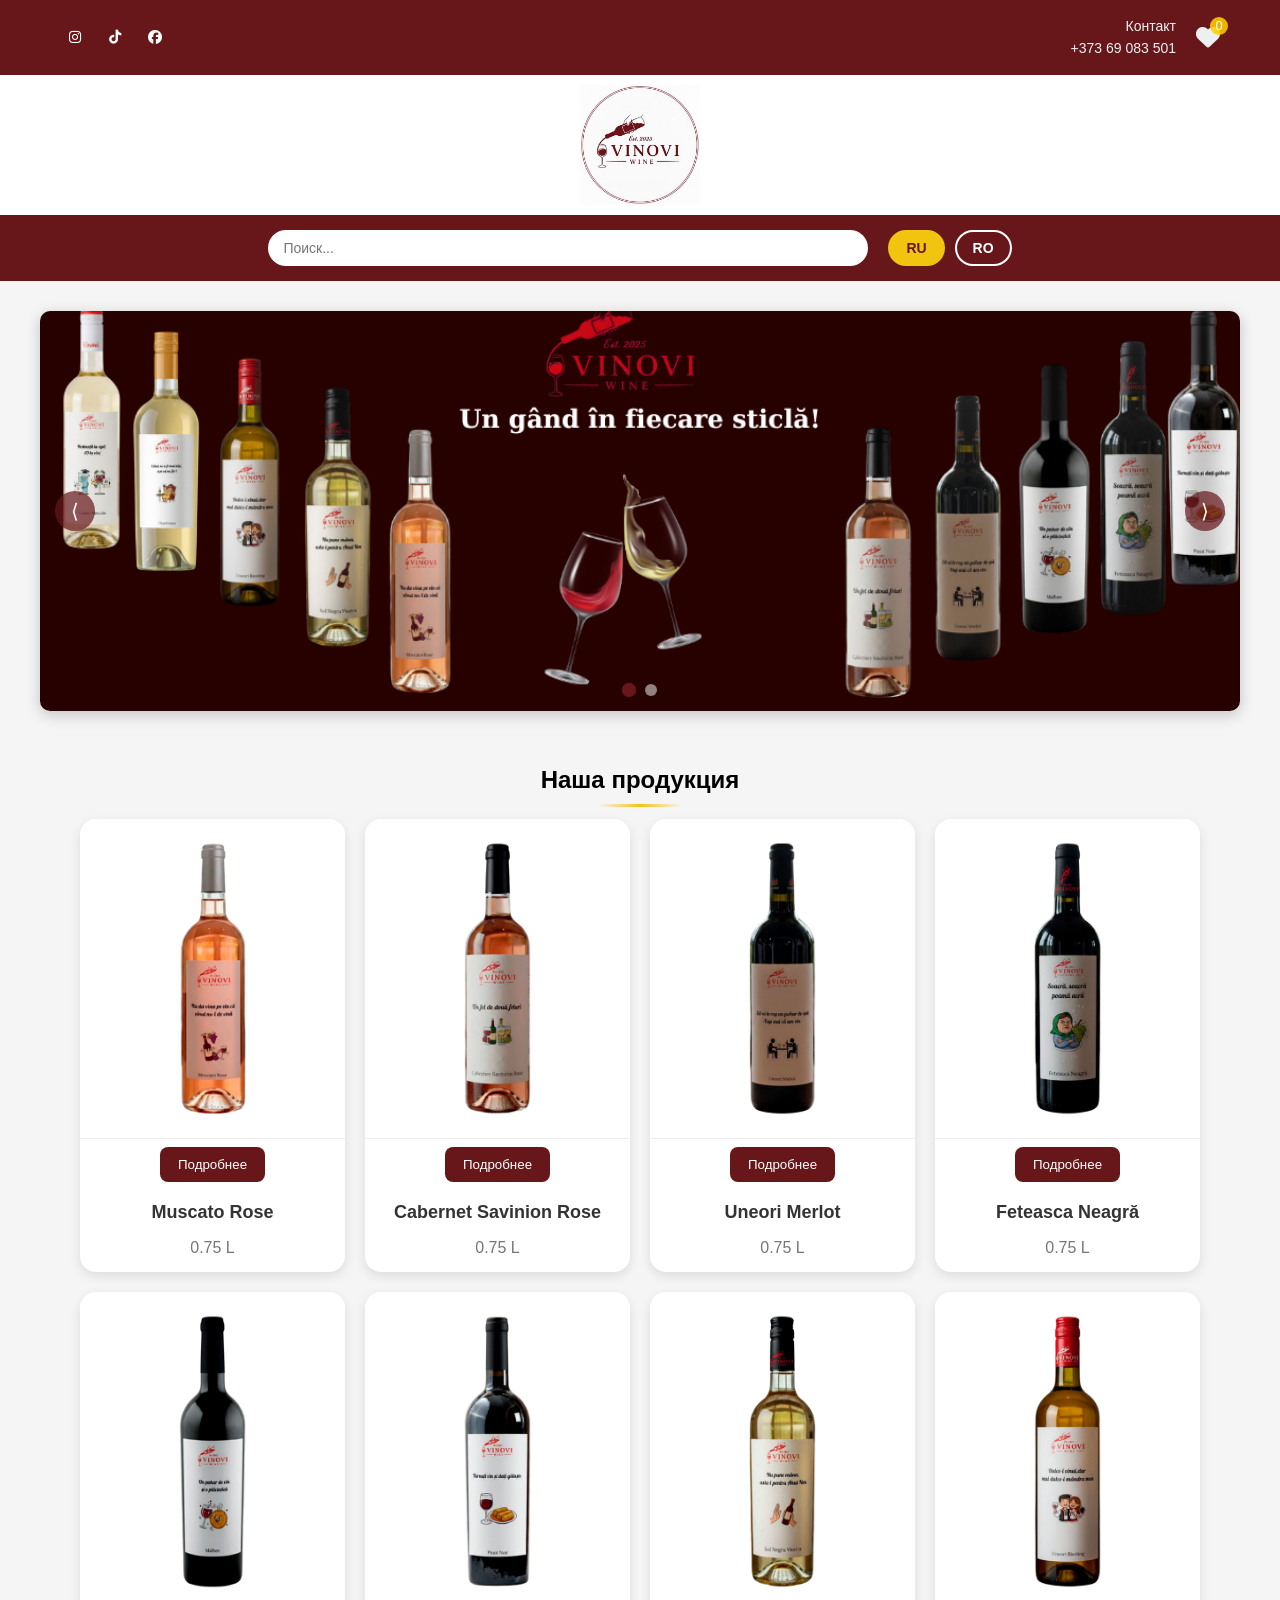
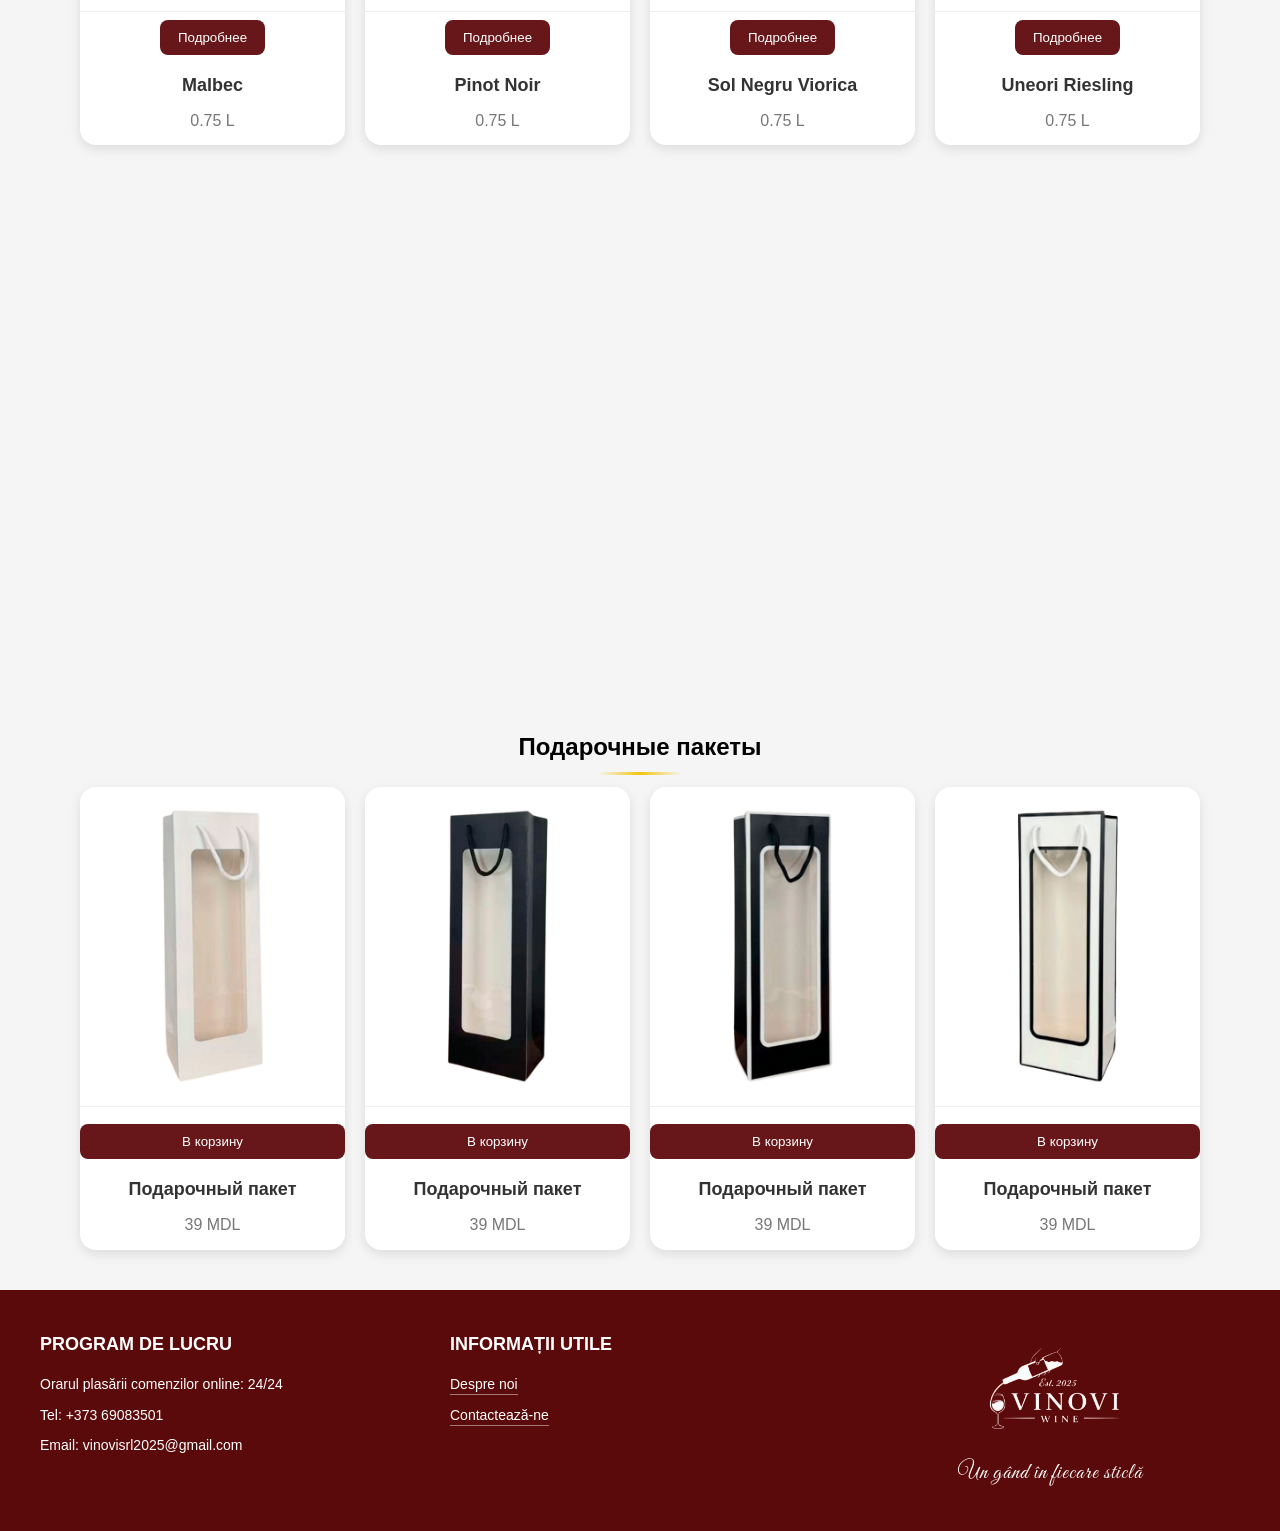
<file: index.html>
<!doctype html>
<html lang="ru">
	<head>
		<meta charset="UTF-8" />
		<meta name="viewport" content="width=device-width, initial-scale=1.0" />
		<title>Vinovi — Главная</title>
		<link
			rel="stylesheet"
			href="https://cdnjs.cloudflare.com/ajax/libs/font-awesome/6.6.0/css/all.min.css"
		/>
		<link rel="stylesheet" href="styles.css" />
		<link rel="stylesheet" href="animations.css" />
		<script src="animations.js"></script>
		<link
			href="https://fonts.googleapis.com/css2?family=Great+Vibes&display=swap"
			rel="stylesheet"
		/>
		<link rel="icon" type="image/png" href="foto/logoweb.png" />

		<meta
			name="description"
			content="Vinovi - эксклюзивные вина из Молдовы. Chardonnay, Merlot, Cabernet и другие сорта."
		/>
		<meta
			name="keywords"
			content="вино Молдова, купить вино, Vinovi, вино онлайн, молдавское вино, вино Кишинев"
		/>
		<meta name="author" content="Vinovi" />

		<meta property="og:title" content="Vinovi - Премиальные вина Молдовы" />
		<meta
			property="og:image"
			content="https://vinovi-md.netlify.app/foto/logo_vinovi.jpeg"
		/>
		<meta property="og:url" content="https://vinovi-md.netlify.app/" />
		<meta property="og:type" content="website" />
		<meta
			property="og:description"
			content="Vinovi - эксклюзивные вина из Молдовы. Chardonnay, Merlot, Cabernet и другие сорта."
		/>
		<link rel="canonical" href="https://vinovi-md.netlify.app/" />
	</head>
	<body>
		<header class="site-header">
			<div class="header-container">
				<div class="header-logo-section">
					<div class="header-socials">
						<a
							href="https://www.instagram.com/fe_vinovi_"
							class="header-social-icon instagram"
							target="_blank"
							><i class="fa-brands fa-instagram"></i
						></a>
						<a
							href="https://www.tiktok.com/@fe.vinovi.s.r.l"
							class="header-social-icon tiktok"
							target="_blank"
							><i class="fa-brands fa-tiktok"></i
						></a>
						<a
							href="https://www.facebook.com/share/1EQZTy2ftV/"
							class="header-social-icon facebook"
							target="_blank"
							><i class="fa-brands fa-facebook"></i
						></a>
					</div>
				</div>

				<div class="header-contact-section">
					<div class="header-contact-block">
						<div class="header-text">Контакт</div>
						<div class="header-text">+373 69 083 501</div>
					</div>
					<div class="cart-icon" id="cart-icon">
						<i class="fas fa-heart"></i>
						<span class="cart-count" id="cart-count">0</span>
					</div>
				</div>
			</div>
		</header>

		<header class="logo-header">
			<img
				src="foto/logo_vinovi.jpeg"
				alt="Логотип VINOVI"
				class="logo-image"
			/>
		</header>

		<header class="language-header">
			<div class="language-container">
				<div class="search-box">
					<input
						type="text"
						placeholder="Поиск..."
						class="search-input"
						id="search-input"
					/>
					<div class="search-results" id="search-results"></div>
				</div>

				<div class="language-switcher">
					<button class="lang-btn active" data-lang="ru">RU</button>
					<button class="lang-btn" data-lang="ro">RO</button>
				</div>
			</div>
		</header>

		<section class="promo-slider">
			<div class="slider-container">
				<div class="slide active">
					<img src="foto/promo2.jpg" alt="Акция 1" />
				</div>
				<div class="slide">
					<img src="foto/promo1.jpg" alt="Акция 2" />
				</div>

				<div class="slider-nav">
					<button class="slider-btn prev-btn">⟨</button>
					<button class="slider-btn next-btn">⟩</button>
				</div>

				<div class="slider-indicators">
					<div class="indicator active" data-index="0"></div>
					<div class="indicator" data-index="1"></div>
				</div>
			</div>
		</section>

		<div class="content">
			<h2>Наша продукция</h2>

			<div class="product-grid">
				<div class="product-card">
					<img src="foto/vine1.png" alt="Вино 1" />
					<button
						class="details-btn"
						onclick="window.location.href = 'product1.html?id=1'"
					>
						Подробнее
					</button>
					<h3>Muscato Rose</h3>
					<p>0.75 L</p>
				</div>

				<div class="product-card">
					<img src="foto/vine2.png" alt="Вино 2" />
					<button
						class="details-btn"
						onclick="window.location.href = 'product1.html?id=2'"
					>
						Подробнее
					</button>
					<h3>Cabernet Savinion Rose</h3>
					<p>0.75 L</p>
				</div>

				<div class="product-card">
					<img src="foto/vine3.png" alt="Вино 3" />
					<button
						class="details-btn"
						onclick="window.location.href = 'product1.html?id=3'"
					>
						Подробнее
					</button>
					<h3>Uneori Merlot</h3>
					<p>0.75 L</p>
				</div>

				<div class="product-card">
					<img src="foto/vine4.png" alt="Вино 4" />
					<button
						class="details-btn"
						onclick="window.location.href = 'product1.html?id=4'"
					>
						Подробнее
					</button>
					<h3>Feteasca Neagră</h3>
					<p>0.75 L</p>
				</div>

				<div class="product-card">
					<img src="foto/vine5.png" alt="Вино 5" />
					<button
						class="details-btn"
						onclick="window.location.href = 'product1.html?id=5'"
					>
						Подробнее
					</button>
					<h3>Malbec</h3>
					<p>0.75 L</p>
				</div>

				<div class="product-card">
					<img src="foto/vine6.png" alt="Вино 6" />
					<button
						class="details-btn"
						onclick="window.location.href = 'product1.html?id=6'"
					>
						Подробнее
					</button>
					<h3>Pinot Noir</h3>
					<p>0.75 L</p>
				</div>

				<div class="product-card">
					<img src="foto/vine7.png" alt="Вино 7" />
					<button
						class="details-btn"
						onclick="window.location.href = 'product1.html?id=7'"
					>
						Подробнее
					</button>
					<h3>Sol Negru Viorica</h3>
					<p>0.75 L</p>
				</div>

				<div class="product-card">
					<img src="foto/vine8.png" alt="Вино 8" />
					<button
						class="details-btn"
						onclick="window.location.href = 'product1.html?id=8'"
					>
						Подробнее
					</button>
					<h3>Uneori Riesling</h3>
					<p>0.75 L</p>
				</div>

				<div class="product-card">
					<img src="foto/vine9.png" alt="Вино 9" />
					<button
						class="details-btn"
						onclick="window.location.href = 'product1.html?id=9'"
					>
						Подробнее
					</button>
					<h3>Chardonnay</h3>
					<p>0.75 L</p>
				</div>

				<div class="product-card">
					<img src="foto/vine10.png" alt="Вино 10" />
					<button
						class="details-btn"
						onclick="window.location.href = 'product1.html?id=10'"
					>
						Подробнее
					</button>
					<h3>Uneori Moscato</h3>
					<p>0.75 L</p>
				</div>
			</div>
		</div>

		<div class="content">
			<h2 style="margin-top: 50px">Подарочные пакеты</h2>

			<div class="product-grid">
				<div class="product-card">
					<img src="foto/bag1.png" alt="Подарочный пакет 1" />
					<button
						class="cart-btn"
						data-id="gift-bag-1"
						data-name="Подарочный пакет 1"
						data-price="39"
						data-image="foto/bag1.png"
					>
						В корзину
					</button>
					<h3>Подарочный пакет</h3>
					<p>39 MDL</p>
				</div>

				<div class="product-card">
					<img src="foto/bag2.png" alt="Подарочный пакет 2" />
					<button
						class="cart-btn"
						data-id="gift-bag-2"
						data-name="Подарочный пакет 2"
						data-price="39"
						data-image="foto/bag2.png"
					>
						В корзину
					</button>
					<h3>Подарочный пакет</h3>
					<p>39 MDL</p>
				</div>

				<div class="product-card">
					<img src="foto/bag3.png" alt="Подарочный пакет 3" />
					<button
						class="cart-btn"
						data-id="gift-bag-3"
						data-name="Подарочный пакет 3"
						data-price="39"
						data-image="foto/bag3.png"
					>
						В корзину
					</button>
					<h3>Подарочный пакет</h3>
					<p>39 MDL</p>
				</div>

				<div class="product-card">
					<img src="foto/bag4.png" alt="Подарочный пакет 4" />
					<button
						class="cart-btn"
						data-id="gift-bag-4"
						data-name="Подарочный пакет 4"
						data-price="39"
						data-image="foto/bag4.png"
					>
						В корзину
					</button>
					<h3>Подарочный пакет</h3>
					<p>39 MDL</p>
				</div>
			</div>
		</div>

		<footer class="footer">
			<div class="footer-container">
				<div class="footer-left">
					<h3>PROGRAM DE LUCRU</h3>
					<p>Orarul plasării comenzilor online: 24/24</p>
					<p>Tel: +373 69083501</p>
					<p>Email: vinovisrl2025@gmail.com</p>
				</div>

				<div class="footer-right">
					<h3>INFORMAȚII UTILE</h3>
					<ul>
						<li><a href="dpnoiru.html">Despre noi</a></li>
						<li><a href="contactru.html">Contactează-ne</a></li>
					</ul>
				</div>

				<div class="footer-logo">
					<img src="foto/logo_vinovi_red1.png" alt="Vinovi Logo 2" />
					<p>Un gând în fiecare sticlă</p>
				</div>
			</div>
		</footer>

		<script>
			document.querySelectorAll('.lang-btn').forEach(button => {
				button.addEventListener('click', () => {
					const lang = button.dataset.lang
					if (lang === 'ro') window.location.href = 'index.ro.html'
				})
			})
		</script>

		<script>
			document.addEventListener('DOMContentLoaded', function () {
				const slides = document.querySelectorAll('.slide')
				const indicators = document.querySelectorAll('.indicator')
				const prevBtn = document.querySelector('.prev-btn')
				const nextBtn = document.querySelector('.next-btn')
				let currentSlide = 0
				let slideInterval

				function showSlide(index) {
					if (!slides[index]) return
					slides.forEach(slide => slide.classList.remove('active'))
					indicators.forEach(indicator => indicator.classList.remove('active'))

					slides[index].classList.add('active')
					indicators[index].classList.add('active')
					currentSlide = index
				}

				function nextSlide() {
					let nextIndex = (currentSlide + 1) % slides.length
					showSlide(nextIndex)
				}

				function prevSlide() {
					let prevIndex = (currentSlide - 1 + slides.length) % slides.length
					showSlide(prevIndex)
				}

				function startSlider() {
					slideInterval = setInterval(nextSlide, 6000)
				}

				function stopSlider() {
					clearInterval(slideInterval)
				}

				nextBtn.addEventListener('click', function () {
					stopSlider()
					nextSlide()
					startSlider()
				})

				prevBtn.addEventListener('click', function () {
					stopSlider()
					prevSlide()
					startSlider()
				})

				indicators.forEach((indicator, index) => {
					indicator.addEventListener('click', function () {
						stopSlider()
						showSlide(index)
						startSlider()
					})
				})

				const slider = document.querySelector('.promo-slider')
				slider.addEventListener('mouseenter', stopSlider)
				slider.addEventListener('mouseleave', startSlider)

				startSlider()
			})

			document.addEventListener('DOMContentLoaded', function () {
				const searchInput = document.getElementById('search-input')
				const searchResults = document.getElementById('search-results')

				const products = [
					{
						name: 'Muscato Rose',
						image: 'foto/vine1.png',
						price: '0.75 L',
						link: 'product1.html?id=1',
					},
					{
						name: 'Cabernet Savinion Rose',
						image: 'foto/vine2.png',
						price: '0.75 L',
						link: 'product1.html?id=2',
					},
					{
						name: 'Uneori Merlot',
						image: 'foto/vine3.png',
						price: '0.75 L',
						link: 'product1.html?id=3',
					},
					{
						name: 'Feteasca Neagră',
						image: 'foto/vine4.png',
						price: '0.75 L',
						link: 'product1.html?id=4',
					},
					{
						name: 'Malbec',
						image: 'foto/vine5.png',
						price: '0.75 L',
						link: 'product1.html?id=5',
					},
					{
						name: 'Pinot Noir',
						image: 'foto/vine6.png',
						price: '0.75 L',
						link: 'product1.html?id=6',
					},
					{
						name: 'Sol Negru Viorica',
						image: 'foto/vine7.png',
						price: '0.75 L',
						link: 'product1.html?id=7',
					},
					{
						name: 'Uneori Riesling',
						image: 'foto/vine8.png',
						price: '0.75 L',
						link: 'product1.html?id=8',
					},
					{
						name: 'Chardonnay',
						image: 'foto/vine9.png',
						price: '0.75 L',
						link: 'product1.html?id=9',
					},
					{
						name: 'Uneori Moscato',
						image: 'foto/vine10.png',
						price: '0.75 L',
						link: 'product1.html?id=10',
					},
					{
						name: 'Punga de cadou',
						image: 'foto/bag1.png',
						price: '39 MDL',
						link: '#',
					},
					{
						name: 'Punga de cadou',
						image: 'foto/bag2.png',
						price: '39 MDL',
						link: '#',
					},
					{
						name: 'Punga de cadou',
						image: 'foto/bag3.png',
						price: '39 MDL',
						link: '#',
					},
					{
						name: 'Punga de cadou',
						image: 'foto/bag4.png',
						price: '39 MDL',
						link: '#',
					},
				]

				searchInput.addEventListener('input', function () {
					const searchTerm = this.value.toLowerCase().trim()
					searchResults.innerHTML = ''

					if (searchTerm.length === 0) {
						searchResults.style.display = 'none'
						return
					}

					const filteredProducts = products.filter(product =>
						product.name.toLowerCase().includes(searchTerm),
					)

					if (filteredProducts.length > 0) {
						searchResults.style.display = 'block'

						filteredProducts.forEach(product => {
							const resultItem = document.createElement('div')
							resultItem.className = 'search-result-item'
							resultItem.innerHTML = `
                    <img src="${product.image}" alt="${product.name}">
                    <div class="search-result-info">
                        <h4>${product.name}</h4>
                        <p>${product.price}</p>
                    </div>
                `

							resultItem.addEventListener('click', function () {
								if (product.link !== '#') {
									window.location.href = product.link
								}
							})

							searchResults.appendChild(resultItem)
						})
					} else {
						searchResults.style.display = 'none'
					}
				})

				document.addEventListener('click', function (e) {
					if (
						!searchInput.contains(e.target) &&
						!searchResults.contains(e.target)
					) {
						searchResults.style.display = 'none'
					}
				})

				searchResults.style.display = 'none'

				const cartIcon = document.getElementById('cart-icon')
				if (cartIcon) {
					cartIcon.addEventListener('click', function () {
						window.location.href = 'cart.html'
					})
				}
			})
		</script>

		<script>
			function updateCartCounter() {
				const cartCount = document.getElementById('cart-count')
				if (cartCount) {
					const cartItems = JSON.parse(localStorage.getItem('cart')) || []
					const totalCount = cartItems.reduce(
						(total, item) => total + item.quantity,
						0,
					)
					cartCount.textContent = totalCount
				}
			}

			function addToCart(product) {
				const cartItems = JSON.parse(localStorage.getItem('cart')) || []

				const existingItem = cartItems.find(item => item.id === product.id)

				if (existingItem) {
					existingItem.quantity += 1
				} else {
					cartItems.push({
						id: product.id,
						name: product.name,
						price: product.price,
						image: product.image,
						quantity: 1,
					})
				}

				localStorage.setItem('cart', JSON.stringify(cartItems))
				updateCartCounter()
				showNotification('Товар добавлен в корзину!')
			}

			function showNotification(message) {
				const notification = document.createElement('div')
				notification.style.cssText = `
        position: fixed;
        top: 20px;
        right: 20px;
        background: #8B0000;
        color: white;
        padding: 15px 20px;
        border-radius: 5px;
        z-index: 1000;
        font-weight: bold;
    `
				notification.textContent = message
				document.body.appendChild(notification)

				setTimeout(() => {
					if (notification.parentNode) {
						document.body.removeChild(notification)
					}
				}, 3000)
			}

			document.addEventListener('DOMContentLoaded', function () {
				updateCartCounter()

				document.querySelectorAll('.cart-btn').forEach(button => {
					button.addEventListener('click', function () {
						const productId = this.getAttribute('data-id')
						const productName = this.getAttribute('data-name')
						const productPrice = parseInt(this.getAttribute('data-price'))
						const productImage = this.getAttribute('data-image')

						addToCart({
							id: productId,
							name: productName,
							price: productPrice,
							image: productImage,
						})
					})
				})

				const cartIcon = document.getElementById('cart-icon')
				if (cartIcon) {
					cartIcon.addEventListener('click', function () {
						window.location.href = 'cart.html'
					})
				}
			})
		</script>
	</body>
</html>
</file>
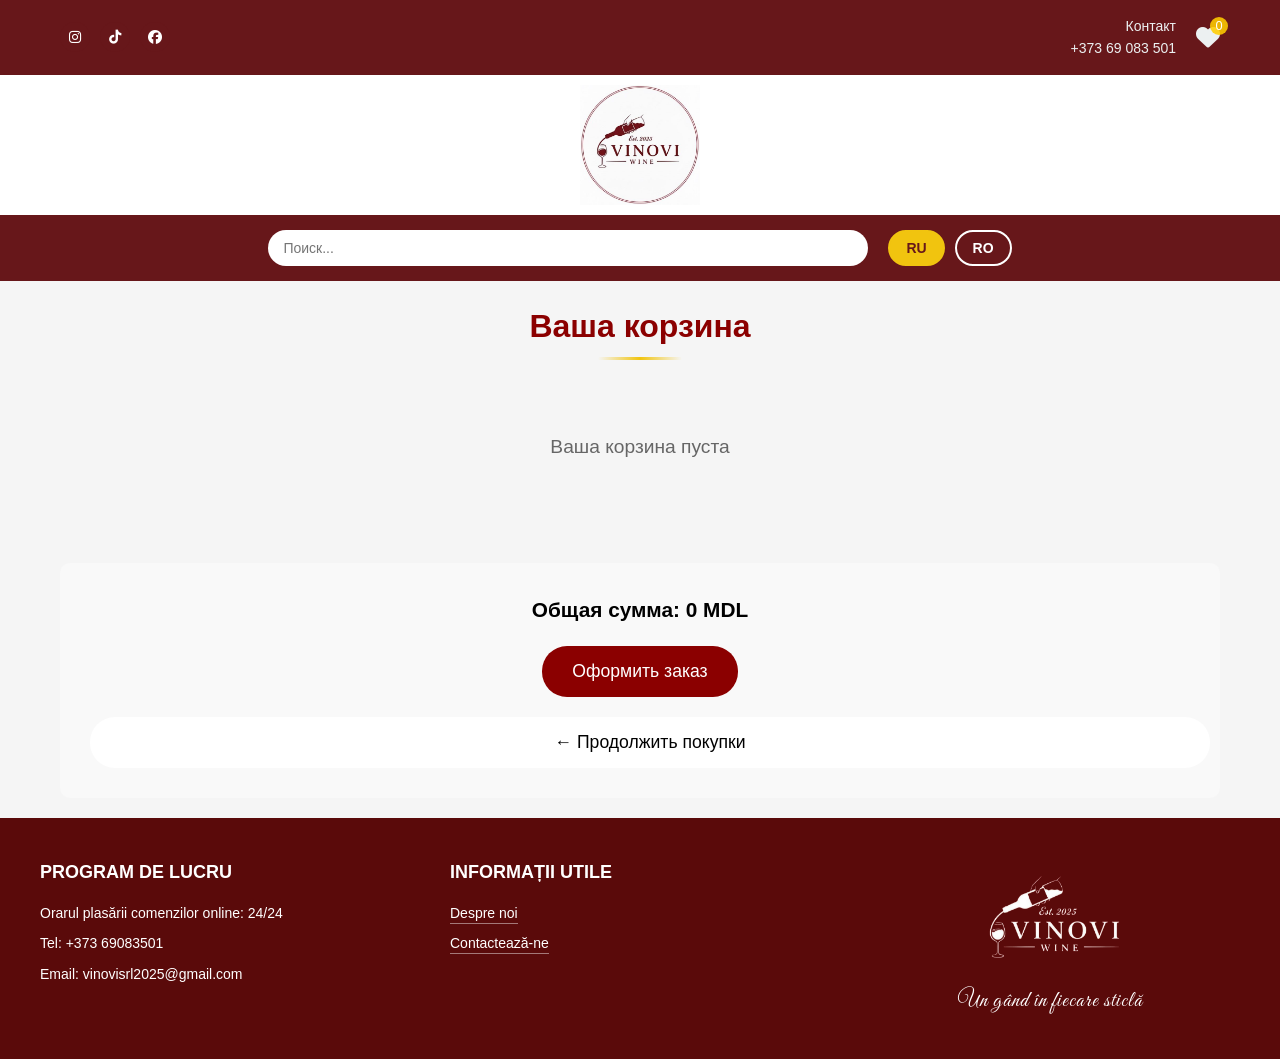
<file: cart.html>
<!doctype html>
<html lang="ru">
	<head>
		<meta charset="UTF-8" />
		<meta name="viewport" content="width=device-width, initial-scale=1.0" />
		<title>Vinovi — Корзина</title>
		<link
			rel="stylesheet"
			href="https://cdnjs.cloudflare.com/ajax/libs/font-awesome/6.6.0/css/all.min.css"
		/>
		<link rel="stylesheet" href="styles.css" />
		<link rel="stylesheet" href="animations.css" />
		<script src="animations.js"></script>
		<link
			href="https://fonts.googleapis.com/css2?family=Great+Vibes&display=swap"
			rel="stylesheet"
		/>
		<link rel="icon" type="image/png" href="foto/logoweb.png" />

		<meta
			name="description"
			content="Vinovi - эксклюзивные вина из Молдовы. Chardonnay, Merlot, Cabernet и другие сорта."
		/>
		<meta
			name="keywords"
			content="вино Молдова, купить вино, Vinovi, вино онлайн, молдавское вино, вино Кишинев"
		/>
		<meta name="author" content="Vinovi" />

		<meta property="og:title" content="Vinovi - Премиальные вина Молдовы" />
		<meta
			property="og:image"
			content="https://vinovi-md.netlify.app/foto/logo_vinovi.jpeg"
		/>
		<meta property="og:url" content="https://vinovi-md.netlify.app/" />
		<meta property="og:type" content="website" />
		<meta
			property="og:description"
			content="Vinovi - эксклюзивные вина из Молдовы. Chardonnay, Merlot, Cabernet и другие сорта."
		/>
		<link rel="canonical" href="https://vinovi-md.netlify.app/" />
	</head>
	<body>
		<header class="site-header">
			<div class="header-container">
				<div class="header-logo-section">
					<div class="header-socials">
						<a
							href="https://www.instagram.com/fe_vinovi_"
							class="header-social-icon instagram"
							target="_blank"
							><i class="fa-brands fa-instagram"></i
						></a>
						<a
							href="https://www.tiktok.com/@fe.vinovi.s.r.l"
							class="header-social-icon tiktok"
							target="_blank"
							><i class="fa-brands fa-tiktok"></i
						></a>
						<a
							href="https://www.facebook.com/share/1EQZTy2ftV/"
							class="header-social-icon facebook"
							target="_blank"
							><i class="fa-brands fa-facebook"></i
						></a>
					</div>
				</div>

				<div class="header-contact-section">
					<div class="header-contact-block">
						<div class="header-text">Контакт</div>
						<div class="header-text">+373 69 083 501</div>
					</div>
					<div class="cart-icon" id="cart-icon">
						<i class="fas fa-heart"></i>
						<span class="cart-count" id="cart-count">0</span>
					</div>
				</div>
			</div>
		</header>

		<header class="logo-header">
			<img
				src="foto/logo_vinovi.jpeg"
				alt="Логотип VINOVI"
				class="logo-image"
			/>
		</header>

		<header class="language-header">
			<div class="language-container">
				<div class="search-box">
					<input
						type="text"
						placeholder="Поиск..."
						class="search-input"
						id="search-input"
					/>
					<div class="search-results" id="search-results"></div>
				</div>

				<div class="language-switcher">
					<button class="lang-btn active" data-lang="ru">RU</button>
					<button class="lang-btn" data-lang="ro">RO</button>
				</div>
			</div>
		</header>

		<div class="cart-page">
			<div class="cart-container">
				<h1>Ваша корзина</h1>

				<div class="cart-items" id="cart-items"></div>

				<div class="cart-summary">
					<div class="total-price">
						<strong>Общая сумма: <span id="total-amount">0 MDL</span></strong>
					</div>
					<button class="checkout-btn" id="checkout-btn">Оформить заказ</button>
					<button
						class="back-btn"
						onclick="window.location.href = 'index.html'"
					>
						← Продолжить покупки
					</button>
				</div>
			</div>
		</div>

		<footer class="footer">
			<div class="footer-container">
				<div class="footer-left">
					<h3>PROGRAM DE LUCRU</h3>
					<p>Orarul plasării comenzilor online: 24/24</p>
					<p>Tel: +373 69083501</p>
					<p>Email: vinovisrl2025@gmail.com</p>
				</div>

				<div class="footer-right">
					<h3>INFORMAȚII UTILE</h3>
					<ul>
						<li><a href="dpnoiru.html">Despre noi</a></li>
						<li><a href="contactru.html">Contactează-ne</a></li>
					</ul>
				</div>

				<div class="footer-logo">
					<img src="foto/logo_vinovi_red1.png" alt="Vinovi Logo 2" />
					<p>Un gând în fiecare sticlă</p>
				</div>
			</div>
		</footer>

		<script>
			function getCartItems() {
				return JSON.parse(localStorage.getItem('cart')) || []
			}

			function updateCartDisplay() {
				const cartItems = getCartItems()
				const cartContainer = document.getElementById('cart-items')
				const totalAmount = document.getElementById('total-amount')
				const cartCount = document.getElementById('cart-count')

				let total = 0

				if (cartItems.length === 0) {
					cartContainer.innerHTML =
						'<div class="empty-cart">Ваша корзина пуста</div>'
					totalAmount.textContent = '0 MDL'
					cartCount.textContent = '0'
					return
				}

				cartContainer.innerHTML = ''
				cartItems.forEach((item, index) => {
					const price = parseInt(item.price)
					const itemTotal = price * item.quantity
					total += itemTotal

					const cartItem = document.createElement('div')
					cartItem.className = 'cart-item'
					cartItem.innerHTML = `
                    <div class="cart-item-image">
                        <img src="${item.image}" alt="${item.name}">
                    </div>
                    <div class="cart-item-info">
                        <h3>${item.name}</h3>
                        <p>${item.price} MDL</p>
                    </div>
                    <div class="cart-item-controls">
                        <button class="quantity-btn" onclick="updateQuantity(${index}, -1)">-</button>
                        <span class="quantity">${item.quantity}</span>
                        <button class="quantity-btn" onclick="updateQuantity(${index}, 1)">+</button>
                    </div>
                    <div class="cart-item-price">
                        <span class="price">${itemTotal} MDL</span>
                        <button class="remove-btn" onclick="removeFromCart(${index})">
                            <i class="fas fa-trash"></i>
                        </button>
                    </div>
                `
					cartContainer.appendChild(cartItem)
				})

				totalAmount.textContent = `${total} MDL`
				cartCount.textContent = cartItems.reduce(
					(total, item) => total + item.quantity,
					0,
				)
			}

			function updateQuantity(index, change) {
				const cartItems = getCartItems()
				cartItems[index].quantity += change

				if (cartItems[index].quantity <= 0) {
					cartItems.splice(index, 1)
				}

				localStorage.setItem('cart', JSON.stringify(cartItems))
				updateCartDisplay()
			}

			function removeFromCart(index) {
				const cartItems = getCartItems()
				cartItems.splice(index, 1)
				localStorage.setItem('cart', JSON.stringify(cartItems))
				updateCartDisplay()
			}

			document.addEventListener('DOMContentLoaded', function () {
				updateCartDisplay()

				document
					.getElementById('checkout-btn')
					.addEventListener('click', function () {
						const cartItems = getCartItems()
						if (cartItems.length === 0) {
							alert('Корзина пуста!')
							return
						}

						alert('Заказ оформлен! С вами свяжутся для подтверждения.')
						localStorage.removeItem('cart')
						updateCartDisplay()
					})

				const cartIcon = document.getElementById('cart-icon')
				if (cartIcon) {
					cartIcon.addEventListener('click', function () {
						window.location.href = 'cart.html'
					})
				}

				document.querySelectorAll('.lang-btn').forEach(button => {
					button.addEventListener('click', function () {
						const lang = this.getAttribute('data-lang')
						if (lang === 'ro') {
							window.location.href = 'cartro.html'
						}
					})
				})
			})
		</script>
	</body>
</html>
</file>
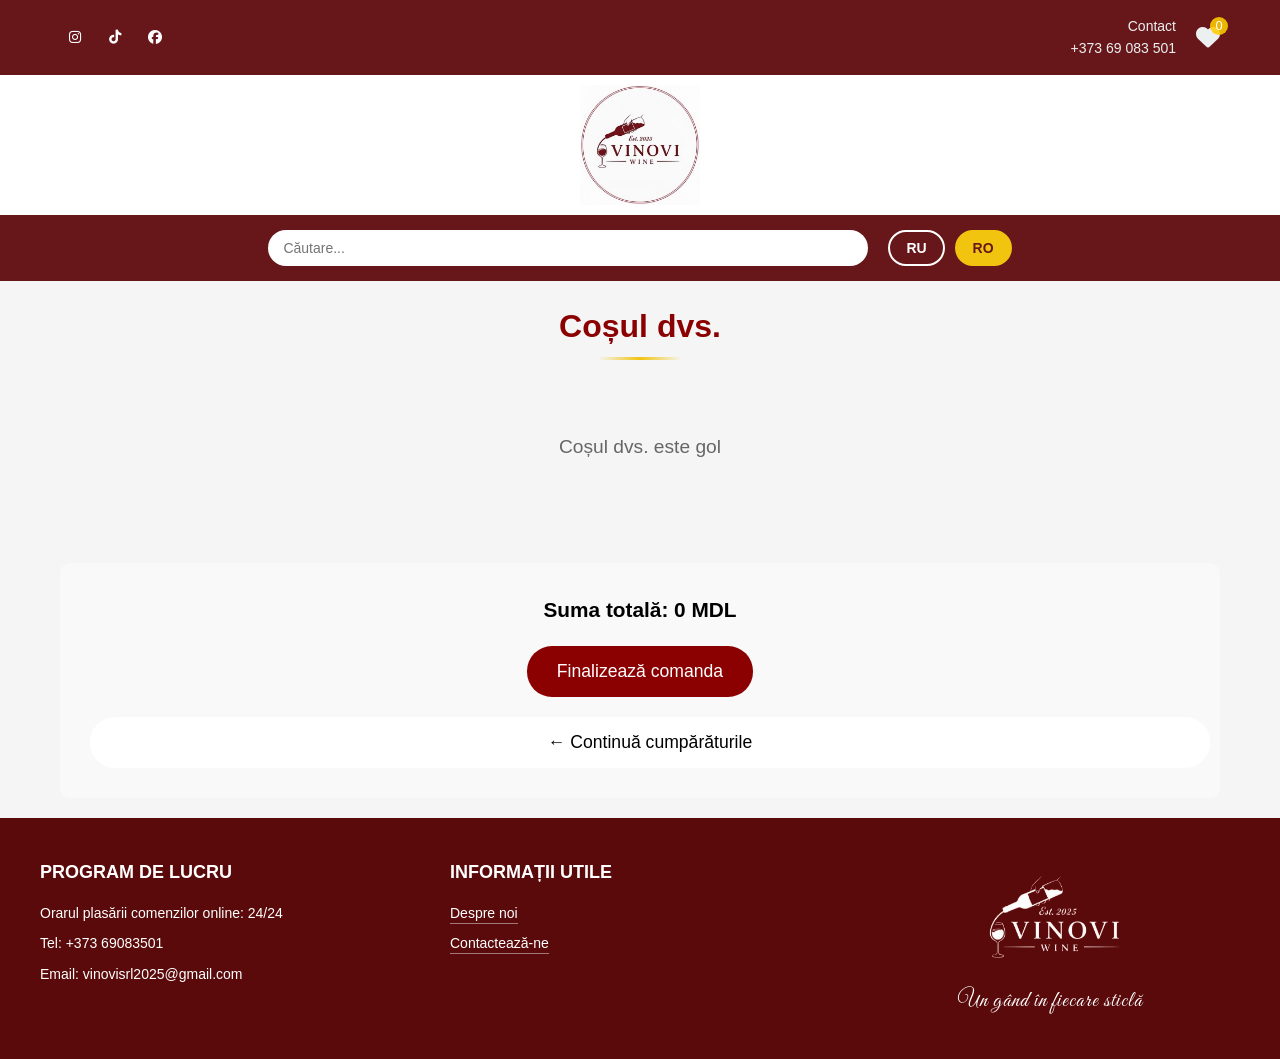
<file: cartro.html>
<!doctype html>
<html lang="ro">
	<head>
		<meta charset="UTF-8" />
		<meta name="viewport" content="width=device-width, initial-scale=1.0" />
		<title>Vinovi — Coș</title>
		<link
			rel="stylesheet"
			href="https://cdnjs.cloudflare.com/ajax/libs/font-awesome/6.6.0/css/all.min.css"
		/>
		<link rel="stylesheet" href="styles.css" />
		<link rel="stylesheet" href="animations.css" />
		<script src="animations.js"></script>
		<link
			href="https://fonts.googleapis.com/css2?family=Great+Vibes&display=swap"
			rel="stylesheet"
		/>
		<link rel="icon" type="image/png" href="foto/logoweb.png" />

		<meta
			name="description"
			content="Vinovi - vinuri exclusive din Moldova. Chardonnay, Merlot, Cabernet și alte soiuri."
		/>
		<meta
			name="keywords"
			content="vin Moldova, cumpara vin, Vinovi, vin online, vin moldovenesc, vin Chișinău"
		/>
		<meta name="author" content="Vinovi" />

		<meta property="og:title" content="Vinovi - Vinuri premium din Moldova" />
		<meta
			property="og:image"
			content="https://vinovi-md.netlify.app/foto/logo_vinovi.jpeg"
		/>
		<meta property="og:url" content="https://vinovi-md.netlify.app/" />
		<meta property="og:type" content="website" />
		<meta
			property="og:description"
			content="Vinovi - эксклюзивные вина из Молдовы. Chardonnay, Merlot, Cabernet и другие сорта."
		/>
		<link rel="canonical" href="https://vinovi-md.netlify.app/" />
	</head>
	<body>
		<header class="site-header">
			<div class="header-container">
				<div class="header-logo-section">
					<div class="header-socials">
						<a
							href="https://www.instagram.com/fe_vinovi_"
							class="header-social-icon instagram"
							target="_blank"
							><i class="fa-brands fa-instagram"></i
						></a>
						<a
							href="https://www.tiktok.com/@fe.vinovi.s.r.l"
							class="header-social-icon tiktok"
							target="_blank"
							><i class="fa-brands fa-tiktok"></i
						></a>
						<a
							href="https://www.facebook.com/share/1EQZTy2ftV/"
							class="header-social-icon facebook"
							target="_blank"
							><i class="fa-brands fa-facebook"></i
						></a>
					</div>
				</div>

				<div class="header-contact-section">
					<div class="header-contact-block">
						<div class="header-text">Contact</div>
						<div class="header-text">+373 69 083 501</div>
					</div>
					<div class="cart-icon" id="cart-icon">
						<i class="fas fa-heart"></i>
						<span class="cart-count" id="cart-count">0</span>
					</div>
				</div>
			</div>
		</header>

		<header class="logo-header">
			<img src="foto/logo_vinovi.jpeg" alt="Sigla VINOVI" class="logo-image" />
		</header>

		<header class="language-header">
			<div class="language-container">
				<div class="search-box">
					<input
						type="text"
						placeholder="Căutare..."
						class="search-input"
						id="search-input"
					/>
					<div class="search-results" id="search-results"></div>
				</div>

				<div class="language-switcher">
					<button class="lang-btn" data-lang="ru">RU</button>
					<button class="lang-btn active" data-lang="ro">RO</button>
				</div>
			</div>
		</header>

		<div class="cart-page">
			<div class="cart-container">
				<h1>Coșul dvs.</h1>

				<div class="cart-items" id="cart-items"></div>

				<div class="cart-summary">
					<div class="total-price">
						<strong>Suma totală: <span id="total-amount">0 MDL</span></strong>
					</div>
					<button class="checkout-btn" id="checkout-btn">
						Finalizează comanda
					</button>
					<button
						class="back-btn"
						onclick="window.location.href = 'index.ro.html'"
					>
						← Continuă cumpărăturile
					</button>
				</div>
			</div>
		</div>

		<footer class="footer">
			<div class="footer-container">
				<div class="footer-left">
					<h3>PROGRAM DE LUCRU</h3>
					<p>Orarul plasării comenzilor online: 24/24</p>
					<p>Tel: +373 69083501</p>
					<p>Email: vinovisrl2025@gmail.com</p>
				</div>

				<div class="footer-right">
					<h3>INFORMAȚII UTILE</h3>
					<ul>
						<li><a href="dpnoi.html">Despre noi</a></li>
						<li><a href="contactro.html">Contactează-ne</a></li>
					</ul>
				</div>

				<div class="footer-logo">
					<img src="foto/logo_vinovi_red1.png" alt="Vinovi Logo 2" />
					<p>Un gând în fiecare sticlă</p>
				</div>
			</div>
		</footer>

		<script>
			function getCartItems() {
				return JSON.parse(localStorage.getItem('cart')) || []
			}

			function updateCartDisplay() {
				const cartItems = getCartItems()
				const cartContainer = document.getElementById('cart-items')
				const totalAmount = document.getElementById('total-amount')
				const cartCount = document.getElementById('cart-count')

				let total = 0

				if (cartItems.length === 0) {
					cartContainer.innerHTML =
						'<div class="empty-cart">Coșul dvs. este gol</div>'
					totalAmount.textContent = '0 MDL'
					cartCount.textContent = '0'
					return
				}

				cartContainer.innerHTML = ''
				cartItems.forEach((item, index) => {
					const price = parseInt(item.price)
					const itemTotal = price * item.quantity
					total += itemTotal

					const cartItem = document.createElement('div')
					cartItem.className = 'cart-item'
					cartItem.innerHTML = `
                    <div class="cart-item-image">
                        <img src="${item.image}" alt="${item.name}">
                    </div>
                    <div class="cart-item-info">
                        <h3>${item.name}</h3>
                        <p>${item.price} MDL</p>
                    </div>
                    <div class="cart-item-controls">
                        <button class="quantity-btn" onclick="updateQuantity(${index}, -1)">-</button>
                        <span class="quantity">${item.quantity}</span>
                        <button class="quantity-btn" onclick="updateQuantity(${index}, 1)">+</button>
                    </div>
                    <div class="cart-item-price">
                        <span class="price">${itemTotal} MDL</span>
                        <button class="remove-btn" onclick="removeFromCart(${index})">
                            <i class="fas fa-trash"></i>
                        </button>
                    </div>
                `
					cartContainer.appendChild(cartItem)
				})

				totalAmount.textContent = `${total} MDL`
				cartCount.textContent = cartItems.reduce(
					(total, item) => total + item.quantity,
					0,
				)
			}

			function updateQuantity(index, change) {
				const cartItems = getCartItems()
				cartItems[index].quantity += change

				if (cartItems[index].quantity <= 0) {
					cartItems.splice(index, 1)
				}

				localStorage.setItem('cart', JSON.stringify(cartItems))
				updateCartDisplay()
			}

			function removeFromCart(index) {
				const cartItems = getCartItems()
				cartItems.splice(index, 1)
				localStorage.setItem('cart', JSON.stringify(cartItems))
				updateCartDisplay()
			}

			document.addEventListener('DOMContentLoaded', function () {
				updateCartDisplay()

				document
					.getElementById('checkout-btn')
					.addEventListener('click', function () {
						const cartItems = getCartItems()
						if (cartItems.length === 0) {
							alert('Coșul este gol!')
							return
						}

						alert(
							'Comanda a fost finalizată! Veți fi contactat pentru confirmare.',
						)
						localStorage.removeItem('cart')
						updateCartDisplay()
					})

				const cartIcon = document.getElementById('cart-icon')
				if (cartIcon) {
					cartIcon.addEventListener('click', function () {
						window.location.href = 'cartro.html'
					})
				}

				document.querySelectorAll('.lang-btn').forEach(button => {
					button.addEventListener('click', function () {
						const lang = this.getAttribute('data-lang')
						if (lang === 'ru') {
							window.location.href = 'cart.html'
						}
					})
				})
			})
		</script>
	</body>
</html>
</file>
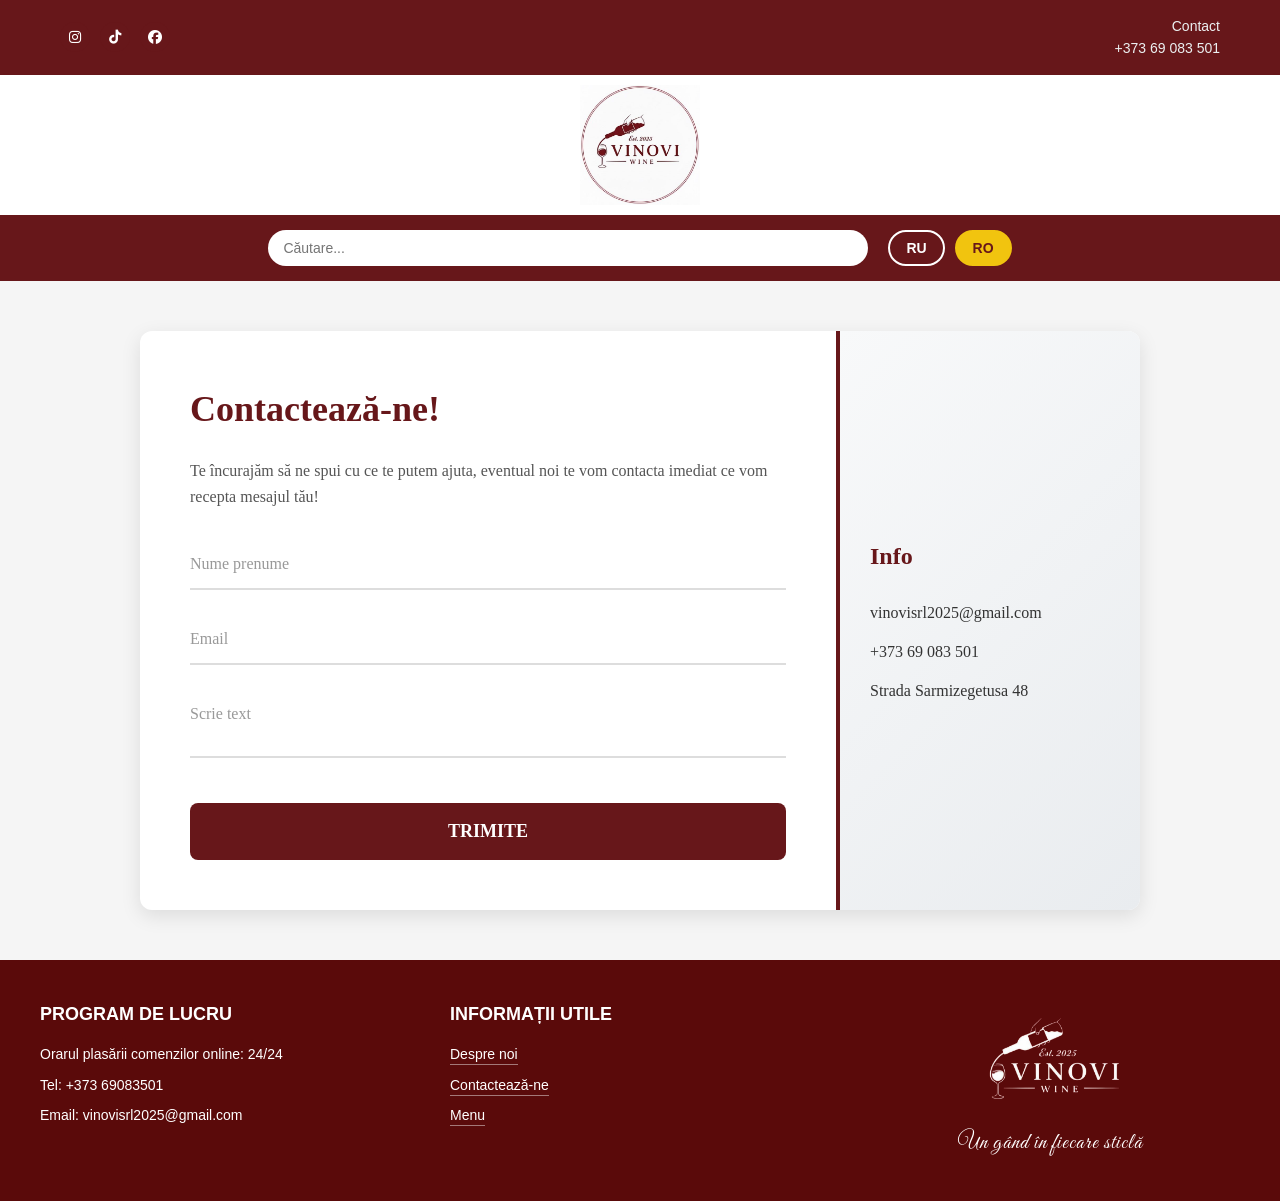
<file: contactro.html>
<!doctype html>
<html lang="ro">
	<head>
		<meta charset="UTF-8" />
		<meta name="viewport" content="width=device-width, initial-scale=1.0" />
		<title>Vinovi — Contactează-ne</title>
		<link
			rel="stylesheet"
			href="https://cdnjs.cloudflare.com/ajax/libs/font-awesome/6.6.0/css/all.min.css"
		/>
		<link rel="stylesheet" href="styles.css" />
		<link rel="stylesheet" href="animations.css" />
		<script src="animations.js"></script>
		<link
			href="https://fonts.googleapis.com/css2?family=Great+Vibes&display=swap"
			rel="stylesheet"
		/>
		<link rel="icon" type="image/png" href="foto/logoweb.png" />

		<meta
			name="description"
			content="Vinovi - vinuri exclusive din Moldova. Chardonnay, Merlot, Cabernet și alte soiuri."
		/>
		<meta
			name="keywords"
			content="vin Moldova, cumpara vin, Vinovi, vin online, vin moldovenesc, vin Chișinău"
		/>
		<meta name="author" content="Vinovi" />

		<meta property="og:title" content="Vinovi - Vinuri premium din Moldova" />
		<meta
			property="og:image"
			content="https://vinovi-md.netlify.app/foto/logo_vinovi.jpeg"
		/>
		<meta property="og:url" content="https://vinovi-md.netlify.app/" />
		<meta property="og:type" content="website" />
		<meta
			property="og:description"
			content="Vinovi - эксклюзивные вина из Молдовы. Chardonnay, Merlot, Cabernet и другие сорта."
		/>
		<link rel="canonical" href="https://vinovi-md.netlify.app/" />
	</head>
	<body>
		<header class="site-header">
			<div class="header-container">
				<div class="header-logo-section">
					<div class="header-socials">
						<a
							href="https://www.instagram.com/fe_vinovi_"
							class="header-social-icon instagram"
							target="_blank"
							><i class="fa-brands fa-instagram"></i
						></a>
						<a
							href="https://www.tiktok.com/@fe.vinovi.s.r.l"
							class="header-social-icon tiktok"
							target="_blank"
							><i class="fa-brands fa-tiktok"></i
						></a>
						<a
							href="https://www.facebook.com/share/1EQZTy2ftV/"
							class="header-social-icon facebook"
							target="_blank"
							><i class="fa-brands fa-facebook"></i
						></a>
					</div>
				</div>

				<div class="header-contact-section">
					<div class="header-contact-block">
						<div class="header-text">Contact</div>
						<div class="header-text">+373 69 083 501</div>
					</div>
				</div>
			</div>
		</header>

		<header class="logo-header">
			<img src="foto/logo_vinovi.jpeg" alt="Sigla VINOVI" class="logo-image" />
		</header>

		<header class="language-header">
			<div class="language-container">
				<div class="search-box">
					<input type="text" placeholder="Căutare..." class="search-input" />
				</div>

				<div class="language-switcher">
					<button class="lang-btn" data-lang="ru">RU</button>
					<button class="lang-btn active" data-lang="ro">RO</button>
				</div>
			</div>
		</header>

		<main class="main">
			<section class="contacts-page">
				<div class="wrap">
					<div class="box">
						<div class="left-col">
							<h1 class="title">Contactează-ne!</h1>
							<div class="desc">
								<p>
									Te încurajăm să ne spui cu ce te putem ajuta, eventual noi te
									vom contacta imediat ce vom recepta mesajul tău!
								</p>
							</div>

							<form action="https://formspree.io/f/xananvow" method="POST">
								<input
									type="text"
									placeholder="Nume prenume"
									id="newsletter-name"
									name="name"
									required
								/>
								<input
									type="email"
									placeholder="Email"
									id="newsletter-email"
									name="email"
									required
								/>
								<textarea
									placeholder="Scrie text"
									id="newsletter-info"
									name="message"
									required
								></textarea>
								<button type="submit" class="contact_btn">Trimite</button>

								<input
									type="hidden"
									name="_subject"
									value="Mesaj nou de la website Vinovi"
								/>
								<input type="text" name="_gotcha" style="display: none" />
							</form>
						</div>

						<div class="right-col">
							<div class="info-section">
								<h3 class="info-title">Info</h3>
								<div class="info-details">
									<p>vinovisrl2025@gmail.com</p>
									<p>+373 69 083 501</p>
									<p>Strada Sarmizegetusa 48</p>
								</div>
							</div>
						</div>
					</div>
				</div>
			</section>
		</main>

		<footer class="footer">
			<div class="footer-container">
				<div class="footer-left">
					<h3>PROGRAM DE LUCRU</h3>
					<p>Orarul plasării comenzilor online: 24/24</p>
					<p>Tel: +373 69083501</p>
					<p>Email: vinovisrl2025@gmail.com</p>
				</div>

				<div class="footer-right">
					<h3>INFORMAȚII UTILE</h3>
					<ul>
						<li><a href="dpnoi.html">Despre noi</a></li>
						<li><a href="contactro.html">Contactează-ne</a></li>
						<li><a href="index.ro.html">Menu</a></li>
					</ul>
				</div>

				<div class="footer-logo">
					<img src="foto/logo_vinovi_red1.png" alt="Vinovi Logo 2" />
					<p>Un gând în fiecare sticlă</p>
				</div>
			</div>
		</footer>

		<script>
			document.querySelectorAll('.lang-btn').forEach(button => {
				button.addEventListener('click', () => {
					const lang = button.dataset.lang
					if (lang === 'ru') window.location.href = 'contactru.html'
				})
			})
		</script>
	</body>
</html>
</file>
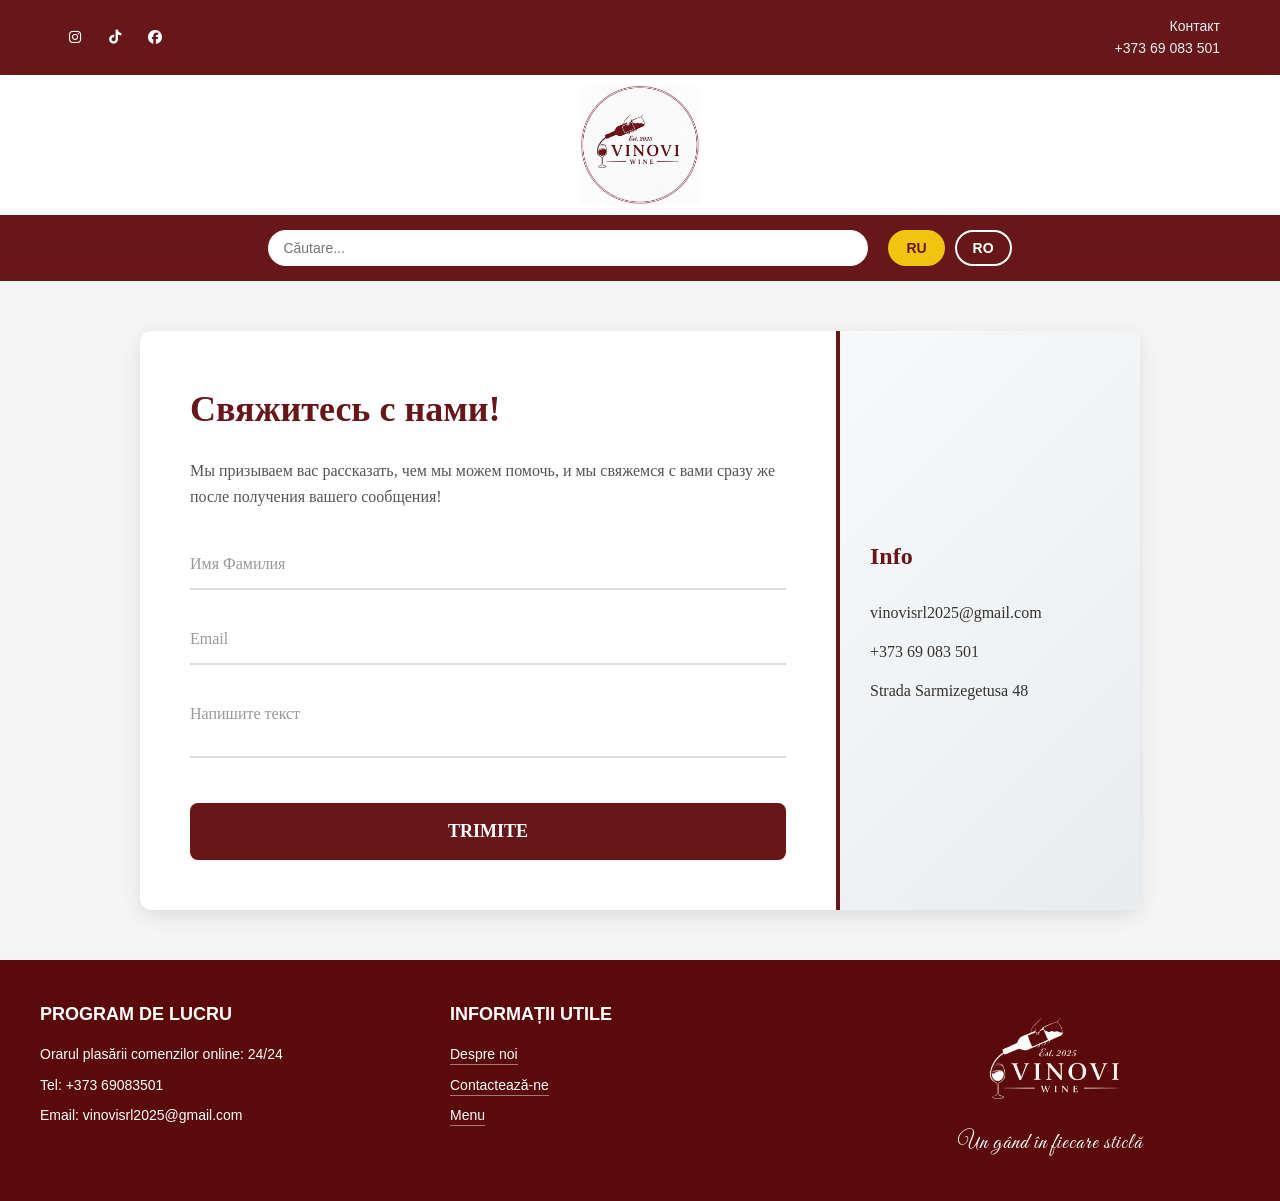
<file: contactru.html>
<!doctype html>
<html lang="ro">
	<head>
		<meta charset="UTF-8" />
		<meta name="viewport" content="width=device-width, initial-scale=1.0" />
		<title>Vinovi — Свяжитесь с нами</title>
		<link
			rel="stylesheet"
			href="https://cdnjs.cloudflare.com/ajax/libs/font-awesome/6.6.0/css/all.min.css"
		/>
		<link rel="stylesheet" href="styles.css" />
		<link rel="stylesheet" href="animations.css" />
		<script src="animations.js"></script>
		<link
			href="https://fonts.googleapis.com/css2?family=Great+Vibes&display=swap"
			rel="stylesheet"
		/>
		<link rel="icon" type="image/png" href="foto/logoweb.png" />

		<meta
			name="description"
			content="Vinovi - эксклюзивные вина из Молдовы. Chardonnay, Merlot, Cabernet и другие сорта."
		/>
		<meta
			name="keywords"
			content="вино Молдова, купить вино, Vinovi, вино онлайн, молдавское вино, вино Кишинев"
		/>
		<meta name="author" content="Vinovi" />

		<meta property="og:title" content="Vinovi - Премиальные вина Молдовы" />
		<meta
			property="og:image"
			content="https://vinovi-md.netlify.app/foto/logo_vinovi.jpeg"
		/>
		<meta property="og:url" content="https://vinovi-md.netlify.app/" />
		<meta property="og:type" content="website" />
		<meta
			property="og:description"
			content="Vinovi - эксклюзивные вина из Молдовы. Chardonnay, Merlot, Cabernet и другие сорта."
		/>
		<link rel="canonical" href="https://vinovi-md.netlify.app/" />
	</head>
	<body>
		<header class="site-header">
			<div class="header-container">
				<div class="header-logo-section">
					<div class="header-socials">
						<a
							href="https://www.instagram.com/fe_vinovi_"
							class="header-social-icon instagram"
							target="_blank"
							><i class="fa-brands fa-instagram"></i
						></a>
						<a
							href="https://www.tiktok.com/@fe.vinovi.s.r.l"
							class="header-social-icon tiktok"
							target="_blank"
							><i class="fa-brands fa-tiktok"></i
						></a>
						<a
							href="https://www.facebook.com/share/1EQZTy2ftV/"
							class="header-social-icon facebook"
							target="_blank"
							><i class="fa-brands fa-facebook"></i
						></a>
					</div>
				</div>

				<div class="header-contact-section">
					<div class="header-contact-block">
						<div class="header-text">Контакт</div>
						<div class="header-text">+373 69 083 501</div>
					</div>
				</div>
			</div>
		</header>

		<header class="logo-header">
			<img src="foto/logo_vinovi.jpeg" alt="Sigla VINOVI" class="logo-image" />
		</header>

		<header class="language-header">
			<div class="language-container">
				<div class="search-box">
					<input type="text" placeholder="Căutare..." class="search-input" />
				</div>

				<div class="language-switcher">
					<button class="lang-btn active" data-lang="ru">RU</button>
					<button class="lang-btn" data-lang="ro">RO</button>
				</div>
			</div>
		</header>

		<main class="main">
			<section class="contacts-page">
				<div class="wrap">
					<div class="box">
						<div class="left-col">
							<h1 class="title">Свяжитесь с нами!</h1>
							<div class="desc">
								<p>
									Мы призываем вас рассказать, чем мы можем помочь, и мы
									свяжемся с вами сразу же после получения вашего сообщения!
								</p>
							</div>

							<form action="https://formspree.io/f/xananvow" method="POST">
								<input
									type="text"
									placeholder="Имя Фамилия"
									id="newsletter-name"
									name="name"
									required
								/>
								<input
									type="email"
									placeholder="Email"
									id="newsletter-email"
									name="email"
									required
								/>
								<textarea
									placeholder="Напишите текст"
									id="newsletter-info"
									name="message"
									required
								></textarea>
								<button type="submit" class="contact_btn">Trimite</button>

								<input
									type="hidden"
									name="_subject"
									value="Mesaj nou de la website Vinovi"
								/>
								<input type="text" name="_gotcha" style="display: none" />
							</form>
						</div>

						<div class="right-col">
							<div class="info-section">
								<h3 class="info-title">Info</h3>
								<div class="info-details">
									<p>vinovisrl2025@gmail.com</p>
									<p>+373 69 083 501</p>
									<p>Strada Sarmizegetusa 48</p>
								</div>
							</div>
						</div>
					</div>
				</div>
			</section>
		</main>

		<footer class="footer">
			<div class="footer-container">
				<div class="footer-left">
					<h3>PROGRAM DE LUCRU</h3>
					<p>Orarul plasării comenzilor online: 24/24</p>
					<p>Tel: +373 69083501</p>
					<p>Email: vinovisrl2025@gmail.com</p>
				</div>

				<div class="footer-right">
					<h3>INFORMAȚII UTILE</h3>
					<ul>
						<li><a href="dpnoi.html">Despre noi</a></li>
						<li><a href="contactru.html">Contactează-ne</a></li>
						<li><a href="index.html">Menu</a></li>
					</ul>
				</div>

				<div class="footer-logo">
					<img src="foto/logo_vinovi_red1.png" alt="Vinovi Logo 2" />
					<p>Un gând în fiecare sticlă</p>
				</div>
			</div>
		</footer>

		<script>
			document.querySelectorAll('.lang-btn').forEach(button => {
				button.addEventListener('click', () => {
					const lang = button.dataset.lang
					if (lang === 'ro') window.location.href = 'contactro.html'
				})
			})
		</script>
	</body>
</html>
</file>
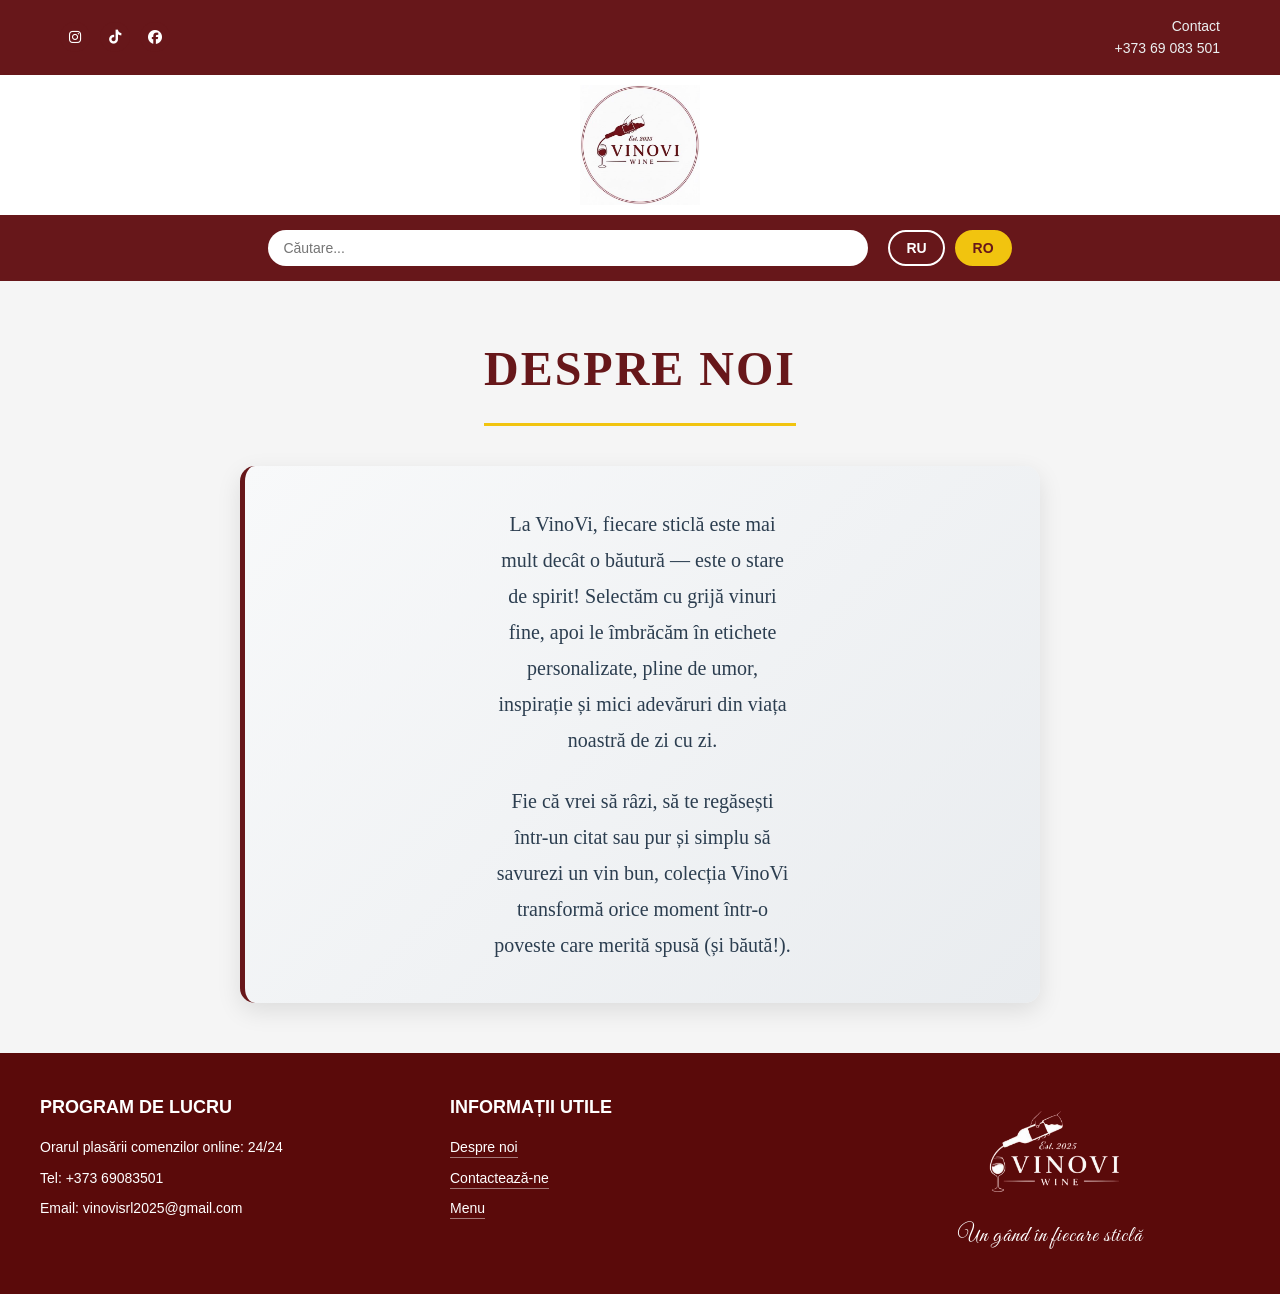
<file: dpnoi.html>
<!doctype html>
<html lang="ro">
	<head>
		<meta charset="UTF-8" />
		<meta name="viewport" content="width=device-width, initial-scale=1.0" />
		<title>Vinovi — Despre noi</title>
		<link
			rel="stylesheet"
			href="https://cdnjs.cloudflare.com/ajax/libs/font-awesome/6.6.0/css/all.min.css"
		/>
		<link rel="stylesheet" href="styles.css" />
		<link rel="stylesheet" href="animations.css" />
		<script src="animations.js"></script>
		<link
			href="https://fonts.googleapis.com/css2?family=Great+Vibes&display=swap"
			rel="stylesheet"
		/>
		<link rel="icon" type="image/png" href="foto/logoweb.png" />

		<meta
			name="description"
			content="Vinovi - vinuri exclusive din Moldova. Chardonnay, Merlot, Cabernet și alte soiuri."
		/>
		<meta
			name="keywords"
			content="vin Moldova, cumpara vin, Vinovi, vin online, vin moldovenesc, vin Chișinău"
		/>
		<meta name="author" content="Vinovi" />

		<meta property="og:title" content="Vinovi - Vinuri premium din Moldova" />
		<meta
			property="og:image"
			content="https://vinovi-md.netlify.app/foto/logo_vinovi.jpeg"
		/>
		<meta property="og:url" content="https://vinovi-md.netlify.app/" />
		<meta property="og:type" content="website" />
		<meta
			property="og:description"
			content="Vinovi - эксклюзивные вина из Молдовы. Chardonnay, Merlot, Cabernet и другие сорта."
		/>
		<link rel="canonical" href="https://vinovi-md.netlify.app/" />
	</head>
	<body>
		<header class="site-header">
			<div class="header-container">
				<div class="header-logo-section">
					<div class="header-socials">
						<a
							href="https://www.instagram.com/fe_vinovi_"
							class="header-social-icon instagram"
							target="_blank"
							><i class="fa-brands fa-instagram"></i
						></a>
						<a
							href="https://www.tiktok.com/@fe.vinovi.s.r.l"
							class="header-social-icon tiktok"
							target="_blank"
							><i class="fa-brands fa-tiktok"></i
						></a>
						<a
							href="https://www.facebook.com/share/1EQZTy2ftV/"
							class="header-social-icon facebook"
							target="_blank"
							><i class="fa-brands fa-facebook"></i
						></a>
					</div>
				</div>

				<div class="header-contact-section">
					<div class="header-contact-block">
						<div class="header-text">Contact</div>
						<div class="header-text">+373 69 083 501</div>
					</div>
				</div>
			</div>
		</header>

		<header class="logo-header">
			<img src="foto/logo_vinovi.jpeg" alt="Sigla VINOVI" class="logo-image" />
		</header>

		<header class="language-header">
			<div class="language-container">
				<div class="search-box">
					<input
						type="text"
						placeholder="Căutare..."
						class="search-input"
						id="search-input"
					/>
					<div class="search-results" id="search-results"></div>
				</div>

				<div class="language-switcher">
					<button class="lang-btn" data-lang="ru">RU</button>
					<button class="lang-btn active" data-lang="ro">RO</button>
				</div>
			</div>
		</header>

		<div class="about-page">
			<div class="about-container">
				<h1 class="about-title">DESPRE NOI</h1>
				<div class="about-content">
					<p class="about-text">
						La VinoVi, fiecare sticlă este mai<br />
						mult decât o băutură — este o stare<br />
						de spirit! Selectăm cu grijă vinuri<br />
						fine, apoi le îmbrăcăm în etichete<br />
						personalizate, pline de umor,<br />
						inspirație și mici adevăruri din viața<br />
						noastră de zi cu zi.
					</p>
					<p class="about-text">
						Fie că vrei să râzi, să te regăsești<br />
						într-un citat sau pur și simplu să<br />
						savurezi un vin bun, colecția VinoVi<br />
						transformă orice moment într-o<br />
						poveste care merită spusă (și băută!).
					</p>
				</div>
			</div>
		</div>

		<footer class="footer">
			<div class="footer-container">
				<div class="footer-left">
					<h3>PROGRAM DE LUCRU</h3>
					<p>Orarul plasării comenzilor online: 24/24</p>
					<p>Tel: +373 69083501</p>
					<p>Email: vinovisrl2025@gmail.com</p>
				</div>

				<div class="footer-right">
					<h3>INFORMAȚII UTILE</h3>
					<ul>
						<li><a href="dpnoi.html">Despre noi</a></li>
						<li><a href="contactro.html">Contactează-ne</a></li>
						<li><a href="index.ro.html">Menu</a></li>
					</ul>
				</div>

				<div class="footer-logo">
					<img src="foto/logo_vinovi_red1.png" alt="Vinovi Logo 2" />
					<p>Un gând în fiecare sticlă</p>
				</div>
			</div>
		</footer>

		<script>
			document.querySelectorAll('.lang-btn').forEach(button => {
				button.addEventListener('click', () => {
					const lang = button.dataset.lang
					if (lang === 'ru') window.location.href = 'dpnoiru.html'
				})
			})

			document.addEventListener('DOMContentLoaded', function () {
				const searchInput = document.getElementById('search-input')
				const searchResults = document.getElementById('search-results')

				const searchProducts = [
					{
						name: 'Muscato Rose',
						image: 'foto/vine1.png',
						price: '120 MDL',
						link: 'product2.html?id=1',
					},
					{
						name: 'Cabernet Savinion Rose',
						image: 'foto/vine2.png',
						price: '115 MDL',
						link: 'product2.html?id=2',
					},
					{
						name: 'Uneori Merlot',
						image: 'foto/vine3.png',
						price: '115 MDL',
						link: 'product2.html?id=3',
					},
					{
						name: 'Feteasca Neagră',
						image: 'foto/vine4.png',
						price: '177 MDL',
						link: 'product2.html?id=4',
					},
					{
						name: 'Malbec',
						image: 'foto/vine5.png',
						price: '133 MDL',
						link: 'product2.html?id=5',
					},
					{
						name: 'Pinot Noir',
						image: 'foto/vine6.png',
						price: '133 MDL',
						link: 'product2.html?id=6',
					},
					{
						name: 'Sol Negru Viorica',
						image: 'foto/vine7.png',
						price: '133 MDL',
						link: 'product2.html?id=7',
					},
					{
						name: 'Uneori Riesling',
						image: 'foto/vine8.png',
						price: '115 MDL',
						link: 'product2.html?id=8',
					},
					{
						name: 'Chardonnay',
						image: 'foto/vine9.png',
						price: '133 MDL',
						link: 'product2.html?id=9',
					},
					{
						name: 'Uneori Moscato',
						image: 'foto/vine10.png',
						price: '120 MDL',
						link: 'product2.html?id=10',
					},
					{
						name: 'Punga de cadou',
						image: 'foto/bag1.png',
						price: '39 MDL',
						link: '#',
					},
					{
						name: 'Punga de cadou',
						image: 'foto/bag2.png',
						price: '39 MDL',
						link: '#',
					},
					{
						name: 'Punga de cadou',
						image: 'foto/bag3.png',
						price: '39 MDL',
						link: '#',
					},
					{
						name: 'Punga de cadou',
						image: 'foto/bag4.png',
						price: '39 MDL',
						link: '#',
					},
				]

				searchInput.addEventListener('input', function () {
					const searchTerm = this.value.toLowerCase().trim()
					searchResults.innerHTML = ''

					if (searchTerm.length === 0) {
						searchResults.style.display = 'none'
						return
					}

					const filteredProducts = searchProducts.filter(product =>
						product.name.toLowerCase().includes(searchTerm),
					)

					if (filteredProducts.length > 0) {
						searchResults.style.display = 'block'

						filteredProducts.forEach(product => {
							const resultItem = document.createElement('div')
							resultItem.className = 'search-result-item'
							resultItem.innerHTML = `
                        <img src="${product.image}" alt="${product.name}">
                        <div class="search-result-info">
                            <h4>${product.name}</h4>
                            <p>${product.price}</p>
                        </div>
                    `

							resultItem.addEventListener('click', function () {
								if (product.link !== '#') {
									window.location.href = product.link
								}
							})

							searchResults.appendChild(resultItem)
						})
					} else {
						searchResults.style.display = 'none'
					}
				})

				document.addEventListener('click', function (e) {
					if (
						!searchInput.contains(e.target) &&
						!searchResults.contains(e.target)
					) {
						searchResults.style.display = 'none'
					}
				})

				searchResults.style.display = 'none'
			})
		</script>
	</body>
</html>
</file>
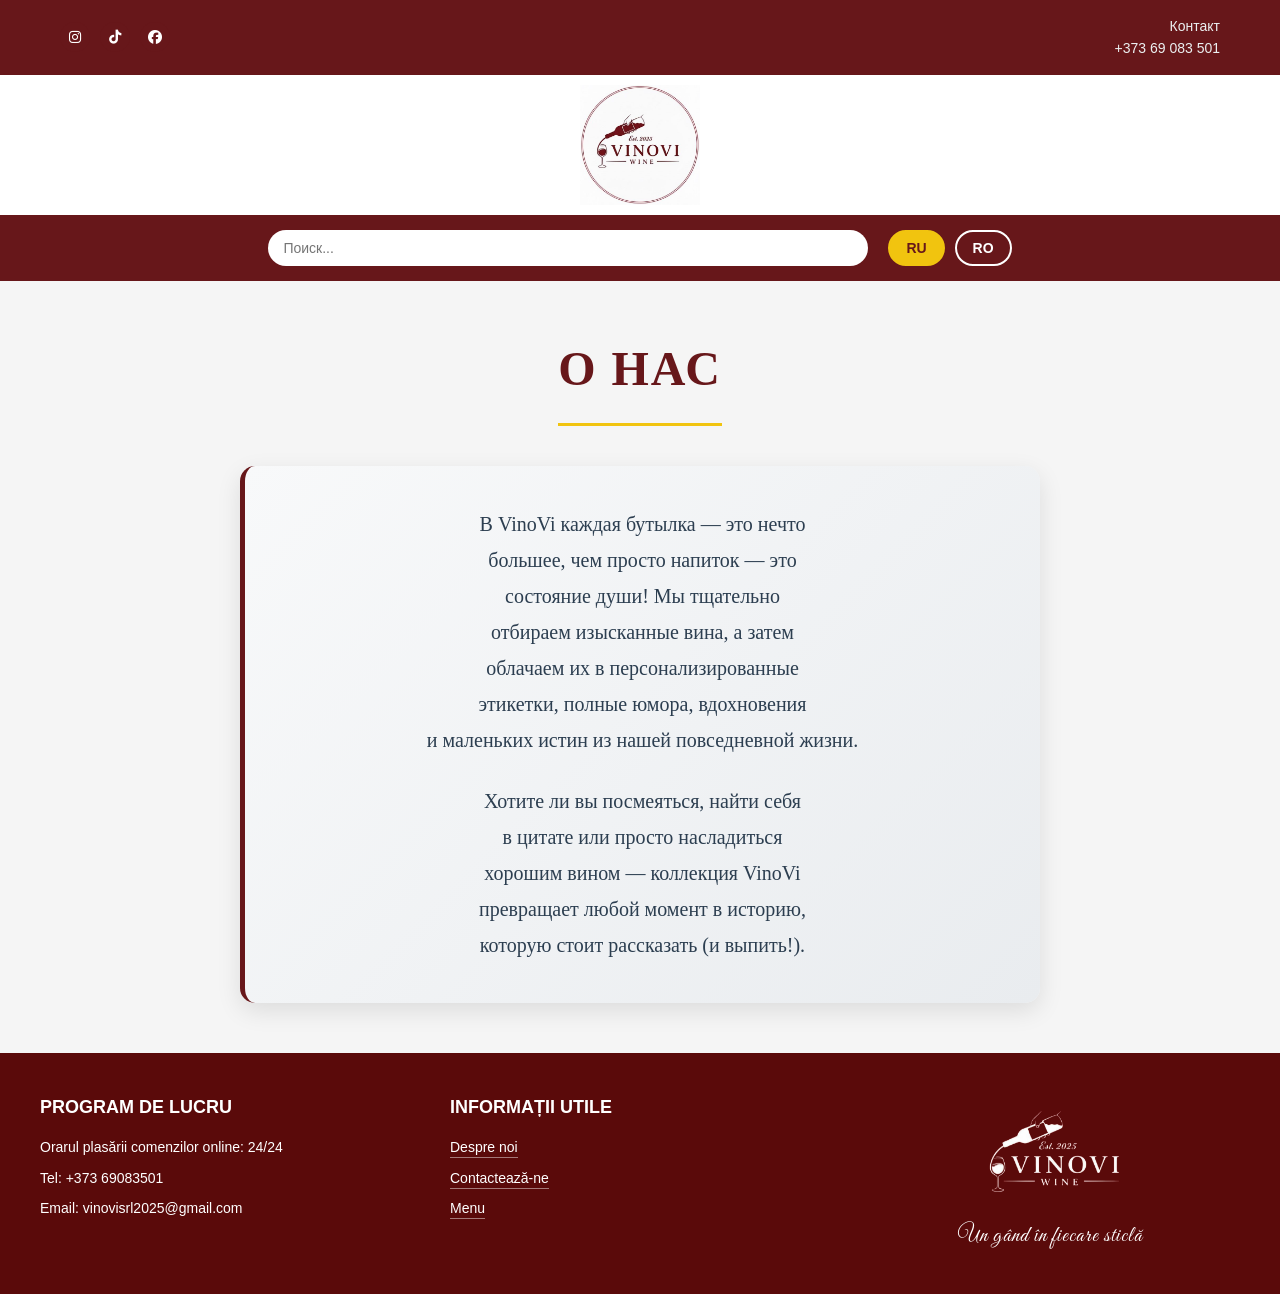
<file: dpnoiru.html>
<!doctype html>
<html lang="ru">
	<head>
		<meta charset="UTF-8" />
		<meta name="viewport" content="width=device-width, initial-scale=1.0" />
		<title>Vinovi — О нас</title>
		<link
			rel="stylesheet"
			href="https://cdnjs.cloudflare.com/ajax/libs/font-awesome/6.6.0/css/all.min.css"
		/>
		<link rel="stylesheet" href="styles.css" />
		<link rel="stylesheet" href="animations.css" />
		<script src="animations.js"></script>
		<link
			href="https://fonts.googleapis.com/css2?family=Great+Vibes&display=swap"
			rel="stylesheet"
		/>
		<link rel="icon" type="image/png" href="foto/logoweb.png" />

		<meta
			name="description"
			content="Vinovi - эксклюзивные вина из Молдовы. Chardonnay, Merlot, Cabernet и другие сорта."
		/>
		<meta
			name="keywords"
			content="вино Молдова, купить вино, Vinovi, вино онлайн, молдавское вино, вино Кишинев"
		/>
		<meta name="author" content="Vinovi" />

		<meta property="og:title" content="Vinovi - Премиальные вина Молдовы" />
		<meta
			property="og:image"
			content="https://vinovi-md.netlify.app/foto/logo_vinovi.jpeg"
		/>
		<meta property="og:url" content="https://vinovi-md.netlify.app/" />
		<meta property="og:type" content="website" />
		<meta
			property="og:description"
			content="Vinovi - эксклюзивные вина из Молдовы. Chardonnay, Merlot, Cabernet и другие сорта."
		/>
		<link rel="canonical" href="https://vinovi-md.netlify.app/" />
	</head>
	<body>
		<header class="site-header">
			<div class="header-container">
				<div class="header-logo-section">
					<div class="header-socials">
						<a
							href="https://www.instagram.com/fe_vinovi_"
							class="header-social-icon instagram"
							target="_blank"
							><i class="fa-brands fa-instagram"></i
						></a>
						<a
							href="https://www.tiktok.com/@fe.vinovi.s.r.l"
							class="header-social-icon tiktok"
							target="_blank"
							><i class="fa-brands fa-tiktok"></i
						></a>
						<a
							href="https://www.facebook.com/share/1EQZTy2ftV/"
							class="header-social-icon facebook"
							target="_blank"
							><i class="fa-brands fa-facebook"></i
						></a>
					</div>
				</div>

				<div class="header-contact-section">
					<div class="header-contact-block">
						<div class="header-text">Контакт</div>
						<div class="header-text">+373 69 083 501</div>
					</div>
				</div>
			</div>
		</header>

		<header class="logo-header">
			<img
				src="foto/logo_vinovi.jpeg"
				alt="Логотип VINOVI"
				class="logo-image"
			/>
		</header>

		<header class="language-header">
			<div class="language-container">
				<div class="search-box">
					<input
						type="text"
						placeholder="Поиск..."
						class="search-input"
						id="search-input"
					/>
					<div class="search-results" id="search-results"></div>
				</div>

				<div class="language-switcher">
					<button class="lang-btn active" data-lang="ru">RU</button>
					<button class="lang-btn" data-lang="ro">RO</button>
				</div>
			</div>
		</header>

		<div class="about-page">
			<div class="about-container">
				<h1 class="about-title">О НАС</h1>
				<div class="about-content">
					<p class="about-text">
						В VinoVi каждая бутылка — это нечто<br />
						большее, чем просто напиток — это<br />
						состояние души! Мы тщательно<br />
						отбираем изысканные вина, а затем<br />
						облачаем их в персонализированные<br />
						этикетки, полные юмора, вдохновения<br />
						и маленьких истин из нашей повседневной жизни.
					</p>
					<p class="about-text">
						Хотите ли вы посмеяться, найти себя<br />
						в цитате или просто насладиться<br />
						хорошим вином — коллекция VinoVi<br />
						превращает любой момент в историю,<br />
						которую стоит рассказать (и выпить!).
					</p>
				</div>
			</div>
		</div>

		<footer class="footer">
			<div class="footer-container">
				<div class="footer-left">
					<h3>PROGRAM DE LUCRU</h3>
					<p>Orarul plasării comenzilor online: 24/24</p>
					<p>Tel: +373 69083501</p>
					<p>Email: vinovisrl2025@gmail.com</p>
				</div>

				<div class="footer-right">
					<h3>INFORMAȚII UTILE</h3>
					<ul>
						<li><a href="dpnoiru.html">Despre noi</a></li>
						<li><a href="contactru.html">Contactează-ne</a></li>
						<li><a href="index.html">Menu</a></li>
					</ul>
				</div>

				<div class="footer-logo">
					<img src="foto/logo_vinovi_red1.png" alt="Vinovi Logo 2" />
					<p>Un gând în fiecare sticlă</p>
				</div>
			</div>
		</footer>

		<script>
			document.querySelectorAll('.lang-btn').forEach(button => {
				button.addEventListener('click', () => {
					const lang = button.dataset.lang
					if (lang === 'ro') window.location.href = 'dpnoi.html'
				})
			})

			document.addEventListener('DOMContentLoaded', function () {
				const searchInput = document.getElementById('search-input')
				const searchResults = document.getElementById('search-results')

				const searchProducts = [
					{
						name: 'Muscato Rose',
						image: 'foto/vine1.png',
						price: '120 MDL',
						link: 'product1.html?id=1',
					},
					{
						name: 'Cabernet Savinion Rose',
						image: 'foto/vine2.png',
						price: '115 MDL',
						link: 'product1.html?id=2',
					},
					{
						name: 'Uneori Merlot',
						image: 'foto/vine3.png',
						price: '115 MDL',
						link: 'product1.html?id=3',
					},
					{
						name: 'Feteasca Neagră',
						image: 'foto/vine4.png',
						price: '177 MDL',
						link: 'product1.html?id=4',
					},
					{
						name: 'Malbec',
						image: 'foto/vine5.png',
						price: '133 MDL',
						link: 'product1.html?id=5',
					},
					{
						name: 'Pinot Noir',
						image: 'foto/vine6.png',
						price: '133 MDL',
						link: 'product1.html?id=6',
					},
					{
						name: 'Sol Negru Viorica',
						image: 'foto/vine7.png',
						price: '133 MDL',
						link: 'product1.html?id=7',
					},
					{
						name: 'Uneori Riesling',
						image: 'foto/vine8.png',
						price: '115 MDL',
						link: 'product1.html?id=8',
					},
					{
						name: 'Chardonnay',
						image: 'foto/vine9.png',
						price: '133 MDL',
						link: 'product1.html?id=9',
					},
					{
						name: 'Uneori Moscato',
						image: 'foto/vine10.png',
						price: '120 MDL',
						link: 'product1.html?id=10',
					},
					{
						name: 'Punga de cadou',
						image: 'foto/bag1.png',
						price: '39 MDL',
						link: '#',
					},
					{
						name: 'Punga de cadou',
						image: 'foto/bag2.png',
						price: '39 MDL',
						link: '#',
					},
					{
						name: 'Punga de cadou',
						image: 'foto/bag3.png',
						price: '39 MDL',
						link: '#',
					},
					{
						name: 'Punga de cadou',
						image: 'foto/bag4.png',
						price: '39 MDL',
						link: '#',
					},
				]

				searchInput.addEventListener('input', function () {
					const searchTerm = this.value.toLowerCase().trim()
					searchResults.innerHTML = ''

					if (searchTerm.length === 0) {
						searchResults.style.display = 'none'
						return
					}

					const filteredProducts = searchProducts.filter(product =>
						product.name.toLowerCase().includes(searchTerm),
					)

					if (filteredProducts.length > 0) {
						searchResults.style.display = 'block'

						filteredProducts.forEach(product => {
							const resultItem = document.createElement('div')
							resultItem.className = 'search-result-item'
							resultItem.innerHTML = `
                        <img src="${product.image}" alt="${product.name}">
                        <div class="search-result-info">
                            <h4>${product.name}</h4>
                            <p>${product.price}</p>
                        </div>
                    `

							resultItem.addEventListener('click', function () {
								if (product.link !== '#') {
									window.location.href = product.link
								}
							})

							searchResults.appendChild(resultItem)
						})
					} else {
						searchResults.style.display = 'none'
					}
				})

				document.addEventListener('click', function (e) {
					if (
						!searchInput.contains(e.target) &&
						!searchResults.contains(e.target)
					) {
						searchResults.style.display = 'none'
					}
				})

				searchResults.style.display = 'none'
			})
		</script>
	</body>
</html>
</file>
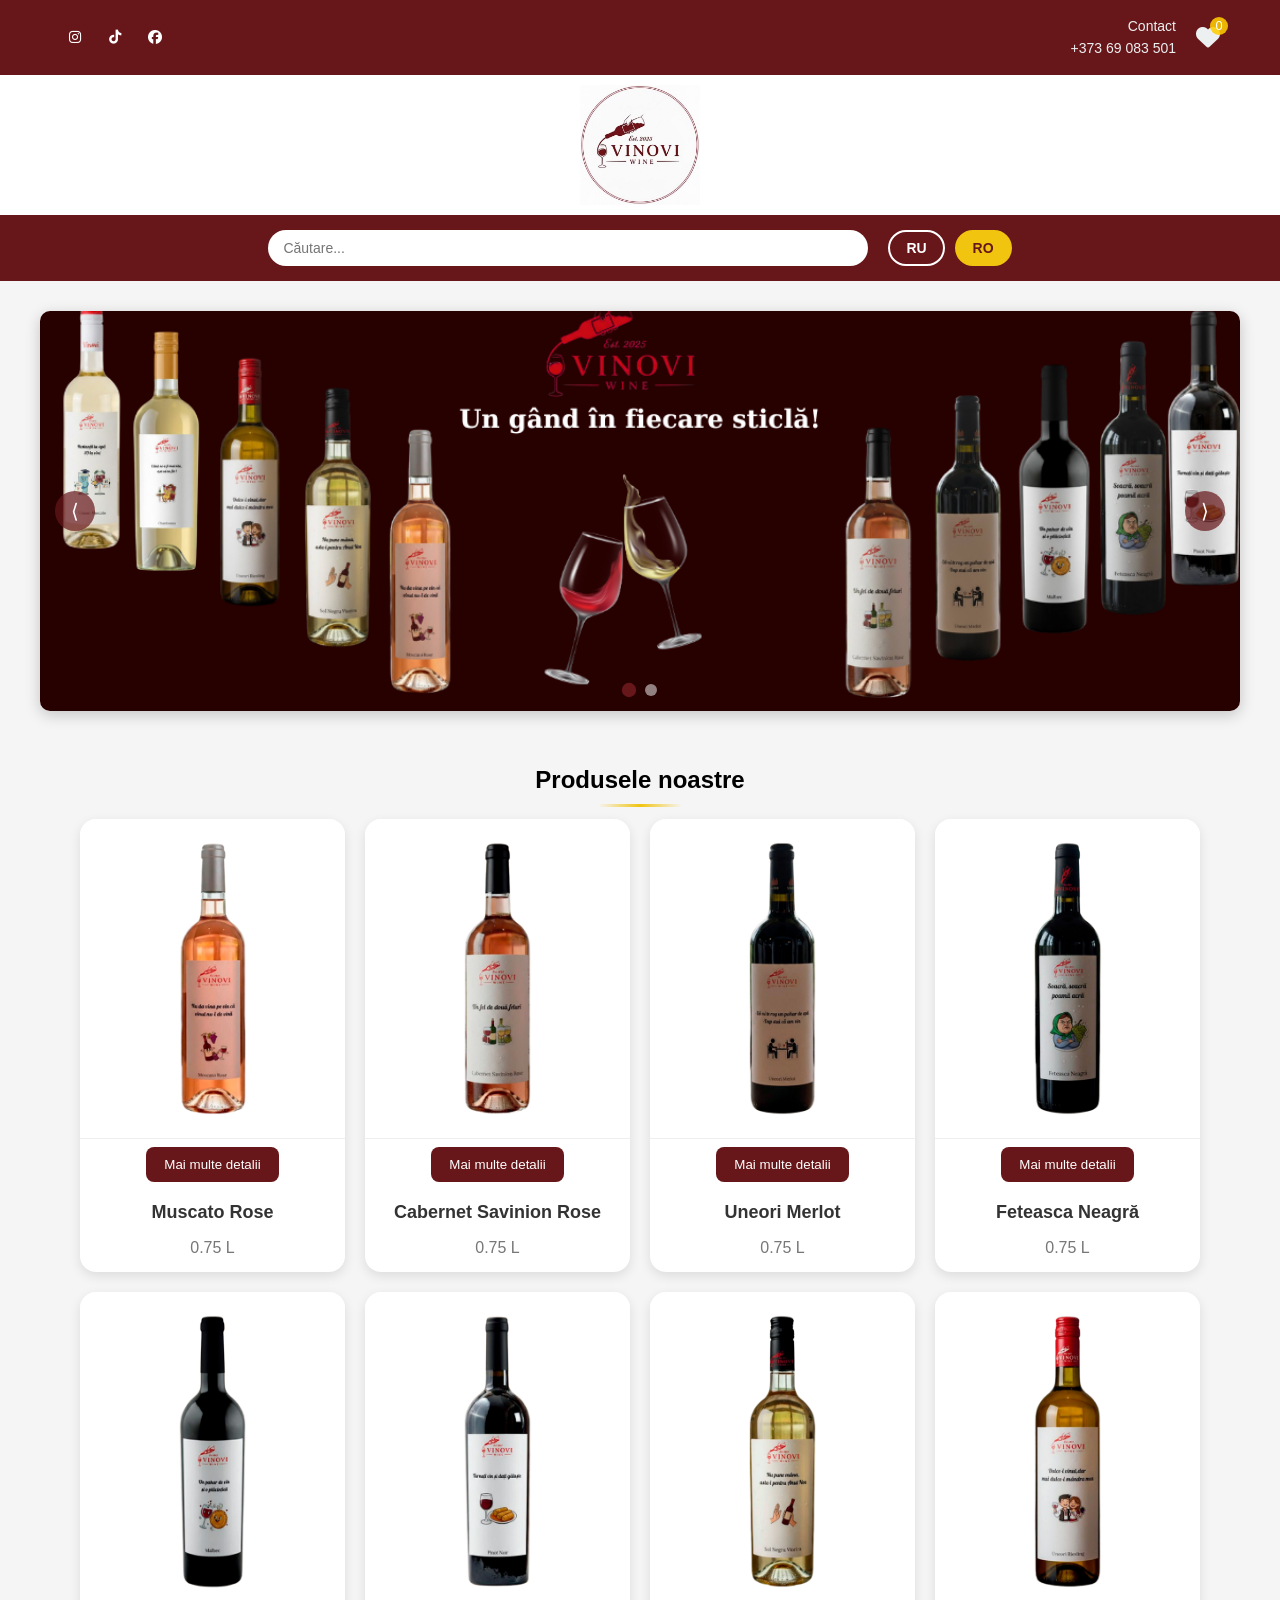
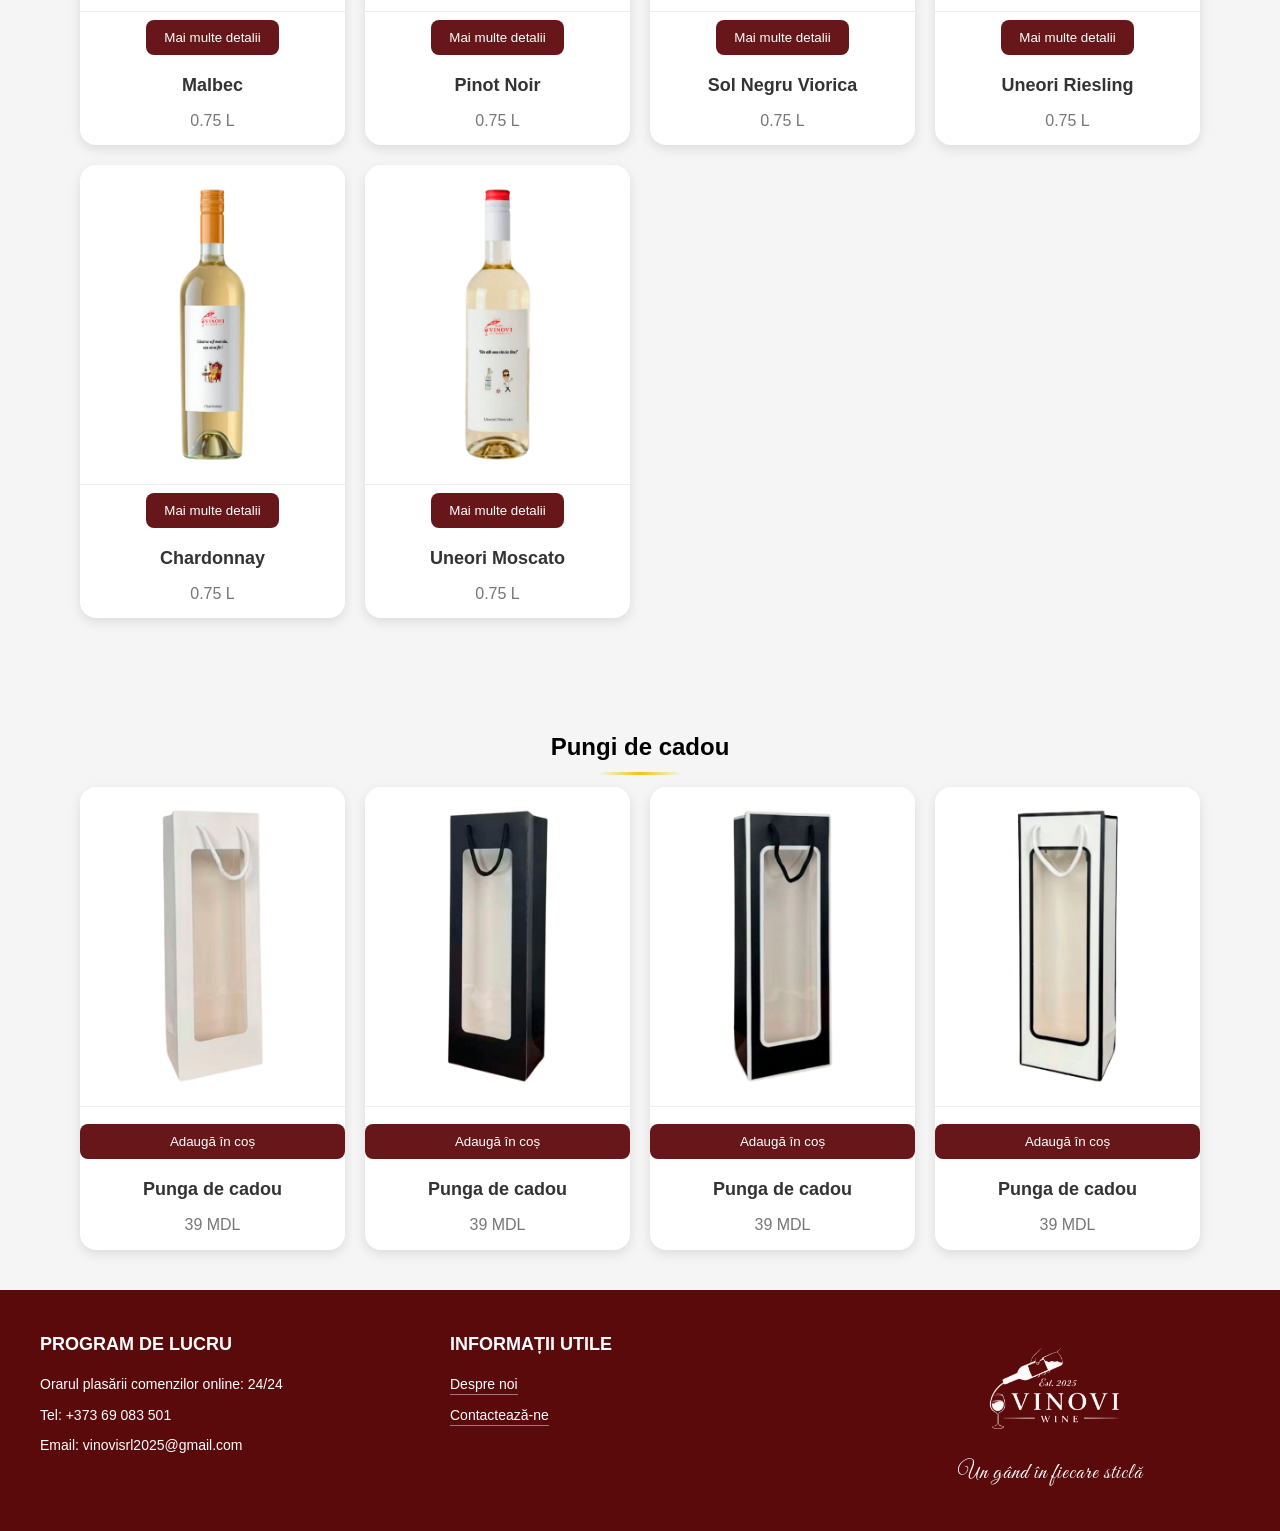
<file: index.ro.html>
<!doctype html>
<html lang="ro">
	<head>
		<meta charset="UTF-8" />
		<meta name="viewport" content="width=device-width, initial-scale=1.0" />
		<title>Vinovi — Pagina principală</title>
		<link
			rel="stylesheet"
			href="https://cdnjs.cloudflare.com/ajax/libs/font-awesome/6.6.0/css/all.min.css"
		/>
		<link rel="stylesheet" href="styles.css" />
		<link rel="stylesheet" href="animations.css" />
		<script src="animations.js"></script>
		<link
			href="https://fonts.googleapis.com/css2?family=Great+Vibes&display=swap"
			rel="stylesheet"
		/>
		<link rel="icon" type="image/png" href="foto/logoweb.png" />
	</head>
	<body>
		<header class="site-header">
			<div class="header-container">
				<div class="header-logo-section">
					<div class="header-socials">
						<a
							href="https://www.instagram.com/fe_vinovi_"
							class="header-social-icon instagram"
							target="_blank"
							><i class="fa-brands fa-instagram"></i
						></a>
						<a
							href="https://www.tiktok.com/@fe.vinovi.s.r.l"
							class="header-social-icon tiktok"
							target="_blank"
							><i class="fa-brands fa-tiktok"></i
						></a>
						<a
							href="https://www.facebook.com/share/1EQZTy2ftV/"
							class="header-social-icon facebook"
							target="_blank"
							><i class="fa-brands fa-facebook"></i
						></a>
					</div>
				</div>

				<div class="header-contact-section">
					<div class="header-contact-block">
						<div class="header-text">Contact</div>
						<div class="header-text">+373 69 083 501</div>
					</div>
					<div class="cart-icon" id="cart-icon">
						<i class="fas fa-heart"></i>
						<span class="cart-count" id="cart-count">0</span>
					</div>
				</div>
			</div>

			<meta
				name="description"
				content="Vinovi - vinuri exclusive din Moldova. Chardonnay, Merlot, Cabernet și alte soiuri."
			/>
			<meta
				name="keywords"
				content="vin Moldova, cumpara vin, Vinovi, vin online, vin moldovenesc, vin Chișinău"
			/>
			<meta name="author" content="Vinovi" />

			<meta property="og:title" content="Vinovi - Vinuri premium din Moldova" />
			<meta
				property="og:image"
				content="https://vinovi-md.netlify.app/foto/logo_vinovi.jpeg"
			/>
			<meta
				property="og:url"
				content="https://vinovi-md.netlify.app/index.ro.html"
			/>
			<meta property="og:type" content="website" />
			<meta
				property="og:description"
				content="Vinovi - vinuri exclusive din Moldova. Chardonnay, Merlot, Cabernet și alte soiuri."
			/>
			<link
				rel="canonical"
				href="https://vinovi-md.netlify.app/index.ro.html"
			/>
		</header>

		<header class="logo-header">
			<img src="foto/logo_vinovi.jpeg" alt="Sigla VINOVI" class="logo-image" />
		</header>

		<header class="language-header">
			<div class="language-container">
				<div class="search-box">
					<input
						type="text"
						placeholder="Căutare..."
						class="search-input"
						id="search-input"
					/>
					<div class="search-results" id="search-results"></div>
				</div>

				<div class="language-switcher">
					<button class="lang-btn" data-lang="ru">RU</button>
					<button class="lang-btn active" data-lang="ro">RO</button>
				</div>
			</div>
		</header>

		<section class="promo-slider">
			<div class="slider-container">
				<div class="slide active">
					<img src="foto/promo2.jpg" alt="Promoție 1" />
				</div>
				<div class="slide">
					<img src="foto/promo1.jpg" alt="Promoție 2" />
				</div>

				<div class="slider-nav">
					<button class="slider-btn prev-btn">⟨</button>
					<button class="slider-btn next-btn">⟩</button>
				</div>

				<div class="slider-indicators">
					<div class="indicator active" data-index="0"></div>
					<div class="indicator" data-index="1"></div>
				</div>
			</div>
		</section>

		<div class="content">
			<h2>Produsele noastre</h2>

			<div class="product-grid">
				<div class="product-card">
					<img src="foto/vine1.png" alt="Muscato Rose" />
					<button
						class="details-btn"
						onclick="window.location.href = 'product2.html?id=1'"
					>
						Mai multe detalii
					</button>
					<h3>Muscato Rose</h3>
					<p>0.75 L</p>
				</div>

				<div class="product-card">
					<img src="foto/vine2.png" alt="Cabernet Savinion Rose" />
					<button
						class="details-btn"
						onclick="window.location.href = 'product2.html?id=2'"
					>
						Mai multe detalii
					</button>
					<h3>Cabernet Savinion Rose</h3>
					<p>0.75 L</p>
				</div>

				<div class="product-card">
					<img src="foto/vine3.png" alt="Uneori Merlot" />
					<button
						class="details-btn"
						onclick="window.location.href = 'product2.html?id=3'"
					>
						Mai multe detalii
					</button>
					<h3>Uneori Merlot</h3>
					<p>0.75 L</p>
				</div>

				<div class="product-card">
					<img src="foto/vine4.png" alt="Feteasca Neagră" />
					<button
						class="details-btn"
						onclick="window.location.href = 'product2.html?id=4'"
					>
						Mai multe detalii
					</button>
					<h3>Feteasca Neagră</h3>
					<p>0.75 L</p>
				</div>

				<div class="product-card">
					<img src="foto/vine5.png" alt="Malbec" />
					<button
						class="details-btn"
						onclick="window.location.href = 'product2.html?id=5'"
					>
						Mai multe detalii
					</button>
					<h3>Malbec</h3>
					<p>0.75 L</p>
				</div>

				<div class="product-card">
					<img src="foto/vine6.png" alt="Pinot Noir" />
					<button
						class="details-btn"
						onclick="window.location.href = 'product2.html?id=6'"
					>
						Mai multe detalii
					</button>
					<h3>Pinot Noir</h3>
					<p>0.75 L</p>
				</div>

				<div class="product-card">
					<img src="foto/vine7.png" alt="Sol Negru Viorica" />
					<button
						class="details-btn"
						onclick="window.location.href = 'product2.html?id=7'"
					>
						Mai multe detalii
					</button>
					<h3>Sol Negru Viorica</h3>
					<p>0.75 L</p>
				</div>

				<div class="product-card">
					<img src="foto/vine8.png" alt="Uneori Riesling" />
					<button
						class="details-btn"
						onclick="window.location.href = 'product2.html?id=8'"
					>
						Mai multe detalii
					</button>
					<h3>Uneori Riesling</h3>
					<p>0.75 L</p>
				</div>

				<div class="product-card">
					<img src="foto/vine9.png" alt="Chardonnay" />
					<button
						class="details-btn"
						onclick="window.location.href = 'product2.html?id=9'"
					>
						Mai multe detalii
					</button>
					<h3>Chardonnay</h3>
					<p>0.75 L</p>
				</div>

				<div class="product-card">
					<img src="foto/vine10.png" alt="Uneori Moscato" />
					<button
						class="details-btn"
						onclick="window.location.href = 'product2.html?id=10'"
					>
						Mai multe detalii
					</button>
					<h3>Uneori Moscato</h3>
					<p>0.75 L</p>
				</div>
			</div>
		</div>

		<div class="content">
			<h2 style="margin-top: 50px">Pungi de cadou</h2>

			<div class="product-grid">
				<div class="product-card">
					<img src="foto/bag1.png" alt="Punga de cadou 1" />
					<button
						class="cart-btn"
						data-id="gift-bag-1"
						data-name="Punga de cadou 1"
						data-price="39"
						data-image="foto/bag1.png"
					>
						Adaugă în coș
					</button>
					<h3>Punga de cadou</h3>
					<p>39 MDL</p>
				</div>

				<div class="product-card">
					<img src="foto/bag2.png" alt="Punga de cadou 2" />
					<button
						class="cart-btn"
						data-id="gift-bag-2"
						data-name="Punga de cadou 2"
						data-price="39"
						data-image="foto/bag2.png"
					>
						Adaugă în coș
					</button>
					<h3>Punga de cadou</h3>
					<p>39 MDL</p>
				</div>

				<div class="product-card">
					<img src="foto/bag3.png" alt="Punga de cadou 3" />
					<button
						class="cart-btn"
						data-id="gift-bag-3"
						data-name="Punga de cadou 3"
						data-price="39"
						data-image="foto/bag3.png"
					>
						Adaugă în coș
					</button>
					<h3>Punga de cadou</h3>
					<p>39 MDL</p>
				</div>

				<div class="product-card">
					<img src="foto/bag4.png" alt="Punga de cadou 4" />
					<button
						class="cart-btn"
						data-id="gift-bag-4"
						data-name="Punga de cadou 4"
						data-price="39"
						data-image="foto/bag4.png"
					>
						Adaugă în coș
					</button>
					<h3>Punga de cadou</h3>
					<p>39 MDL</p>
				</div>
			</div>
		</div>

		<footer class="footer">
			<div class="footer-container">
				<div class="footer-left">
					<h3>PROGRAM DE LUCRU</h3>
					<p>Orarul plasării comenzilor online: 24/24</p>
					<p>Tel: +373 69 083 501</p>
					<p>Email: vinovisrl2025@gmail.com</p>
				</div>

				<div class="footer-right">
					<h3>INFORMAȚII UTILE</h3>
					<ul>
						<li><a href="dpnoi.html">Despre noi</a></li>
						<li><a href="contactro.html">Contactează-ne</a></li>
					</ul>
				</div>

				<div class="footer-logo">
					<img src="foto/logo_vinovi_red1.png" alt="Vinovi Logo 2" />
					<p>Un gând în fiecare sticlă</p>
				</div>
			</div>
		</footer>

		<script>
			document.querySelectorAll('.lang-btn').forEach(button => {
				button.addEventListener('click', () => {
					const lang = button.dataset.lang
					if (lang === 'ru') window.location.href = 'index.html'
				})
			})
		</script>

		<script>
			document.addEventListener('DOMContentLoaded', function () {
				const slides = document.querySelectorAll('.slide')
				const indicators = document.querySelectorAll('.indicator')
				const prevBtn = document.querySelector('.prev-btn')
				const nextBtn = document.querySelector('.next-btn')
				let currentSlide = 0
				let slideInterval

				function showSlide(index) {
					if (!slides[index]) return
					slides.forEach(slide => slide.classList.remove('active'))
					indicators.forEach(indicator => indicator.classList.remove('active'))

					slides[index].classList.add('active')
					indicators[index].classList.add('active')
					currentSlide = index
				}

				function nextSlide() {
					let nextIndex = (currentSlide + 1) % slides.length
					showSlide(nextIndex)
				}

				function prevSlide() {
					let prevIndex = (currentSlide - 1 + slides.length) % slides.length
					showSlide(prevIndex)
				}

				function startSlider() {
					slideInterval = setInterval(nextSlide, 6000)
				}

				function stopSlider() {
					clearInterval(slideInterval)
				}

				nextBtn.addEventListener('click', function () {
					stopSlider()
					nextSlide()
					startSlider()
				})

				prevBtn.addEventListener('click', function () {
					stopSlider()
					prevSlide()
					startSlider()
				})

				indicators.forEach((indicator, index) => {
					indicator.addEventListener('click', function () {
						stopSlider()
						showSlide(index)
						startSlider()
					})
				})

				const slider = document.querySelector('.promo-slider')
				slider.addEventListener('mouseenter', stopSlider)
				slider.addEventListener('mouseleave', startSlider)

				startSlider()
			})

			document.addEventListener('DOMContentLoaded', function () {
				const searchInput = document.getElementById('search-input')
				const searchResults = document.getElementById('search-results')

				const products = [
					{
						name: 'Muscato Rose',
						image: 'foto/vine1.png',
						price: '0.75 L',
						link: 'product2.html?id=1',
					},
					{
						name: 'Cabernet Savinion Rose',
						image: 'foto/vine2.png',
						price: '0.75 L',
						link: 'product2.html?id=2',
					},
					{
						name: 'Uneori Merlot',
						image: 'foto/vine3.png',
						price: '0.75 L',
						link: 'product2.html?id=3',
					},
					{
						name: 'Feteasca Neagră',
						image: 'foto/vine4.png',
						price: '0.75 L',
						link: 'product2.html?id=4',
					},
					{
						name: 'Malbec',
						image: 'foto/vine5.png',
						price: '0.75 L',
						link: 'product2.html?id=5',
					},
					{
						name: 'Pinot Noir',
						image: 'foto/vine6.png',
						price: '0.75 L',
						link: 'product2.html?id=6',
					},
					{
						name: 'Sol Negru Viorica',
						image: 'foto/vine7.png',
						price: '0.75 L',
						link: 'product2.html?id=7',
					},
					{
						name: 'Uneori Riesling',
						image: 'foto/vine8.png',
						price: '0.75 L',
						link: 'product2.html?id=8',
					},
					{
						name: 'Chardonnay',
						image: 'foto/vine9.png',
						price: '0.75 L',
						link: 'product2.html?id=9',
					},
					{
						name: 'Uneori Moscato',
						image: 'foto/vine10.png',
						price: '0.75 L',
						link: 'product2.html?id=10',
					},
					{
						name: 'Punga de cadou',
						image: 'foto/bag1.png',
						price: '39 MDL',
						link: '#',
					},
					{
						name: 'Punga de cadou',
						image: 'foto/bag2.png',
						price: '39 MDL',
						link: '#',
					},
					{
						name: 'Punga de cadou',
						image: 'foto/bag3.png',
						price: '39 MDL',
						link: '#',
					},
					{
						name: 'Punga de cadou',
						image: 'foto/bag4.png',
						price: '39 MDL',
						link: '#',
					},
				]

				searchInput.addEventListener('input', function () {
					const searchTerm = this.value.toLowerCase().trim()
					searchResults.innerHTML = ''

					if (searchTerm.length === 0) {
						searchResults.style.display = 'none'
						return
					}

					const filteredProducts = products.filter(product =>
						product.name.toLowerCase().includes(searchTerm),
					)

					if (filteredProducts.length > 0) {
						searchResults.style.display = 'block'

						filteredProducts.forEach(product => {
							const resultItem = document.createElement('div')
							resultItem.className = 'search-result-item'
							resultItem.innerHTML = `
                    <img src="${product.image}" alt="${product.name}">
                    <div class="search-result-info">
                        <h4>${product.name}</h4>
                        <p>${product.price}</p>
                    </div>
                `

							resultItem.addEventListener('click', function () {
								if (product.link !== '#') {
									window.location.href = product.link
								}
							})

							searchResults.appendChild(resultItem)
						})
					} else {
						searchResults.style.display = 'none'
					}
				})

				document.addEventListener('click', function (e) {
					if (
						!searchInput.contains(e.target) &&
						!searchResults.contains(e.target)
					) {
						searchResults.style.display = 'none'
					}
				})

				searchResults.style.display = 'none'
			})
		</script>

		<script>
			function updateCartCounter() {
				const cartCount = document.getElementById('cart-count')
				if (cartCount) {
					const cartItems = JSON.parse(localStorage.getItem('cart')) || []
					const totalCount = cartItems.reduce(
						(total, item) => total + item.quantity,
						0,
					)
					cartCount.textContent = totalCount
				}
			}

			function addToCart(product) {
				const cartItems = JSON.parse(localStorage.getItem('cart')) || []

				const existingItem = cartItems.find(item => item.id === product.id)

				if (existingItem) {
					existingItem.quantity += 1
				} else {
					cartItems.push({
						id: product.id,
						name: product.name,
						price: product.price,
						image: product.image,
						quantity: 1,
					})
				}

				localStorage.setItem('cart', JSON.stringify(cartItems))
				updateCartCounter()
				showNotification('Produsul a fost adăugat în coș!')
			}

			function showNotification(message) {
				const notification = document.createElement('div')
				notification.style.cssText = `
        position: fixed;
        top: 20px;
        right: 20px;
        background: #8B0000;
        color: white;
        padding: 15px 20px;
        border-radius: 5px;
        z-index: 1000;
        font-weight: bold;
    `
				notification.textContent = message
				document.body.appendChild(notification)

				setTimeout(() => {
					if (notification.parentNode) {
						document.body.removeChild(notification)
					}
				}, 3000)
			}

			document.addEventListener('DOMContentLoaded', function () {
				updateCartCounter()

				document.querySelectorAll('.cart-btn').forEach(button => {
					button.addEventListener('click', function () {
						const productId = this.getAttribute('data-id')
						const productName = this.getAttribute('data-name')
						const productPrice = parseInt(this.getAttribute('data-price'))
						const productImage = this.getAttribute('data-image')

						addToCart({
							id: productId,
							name: productName,
							price: productPrice,
							image: productImage,
						})
					})
				})

				const cartIcon = document.getElementById('cart-icon')
				if (cartIcon) {
					cartIcon.addEventListener('click', function () {
						window.location.href = 'cartro.html'
					})
				}
			})
		</script>
	</body>
</html>
</file>
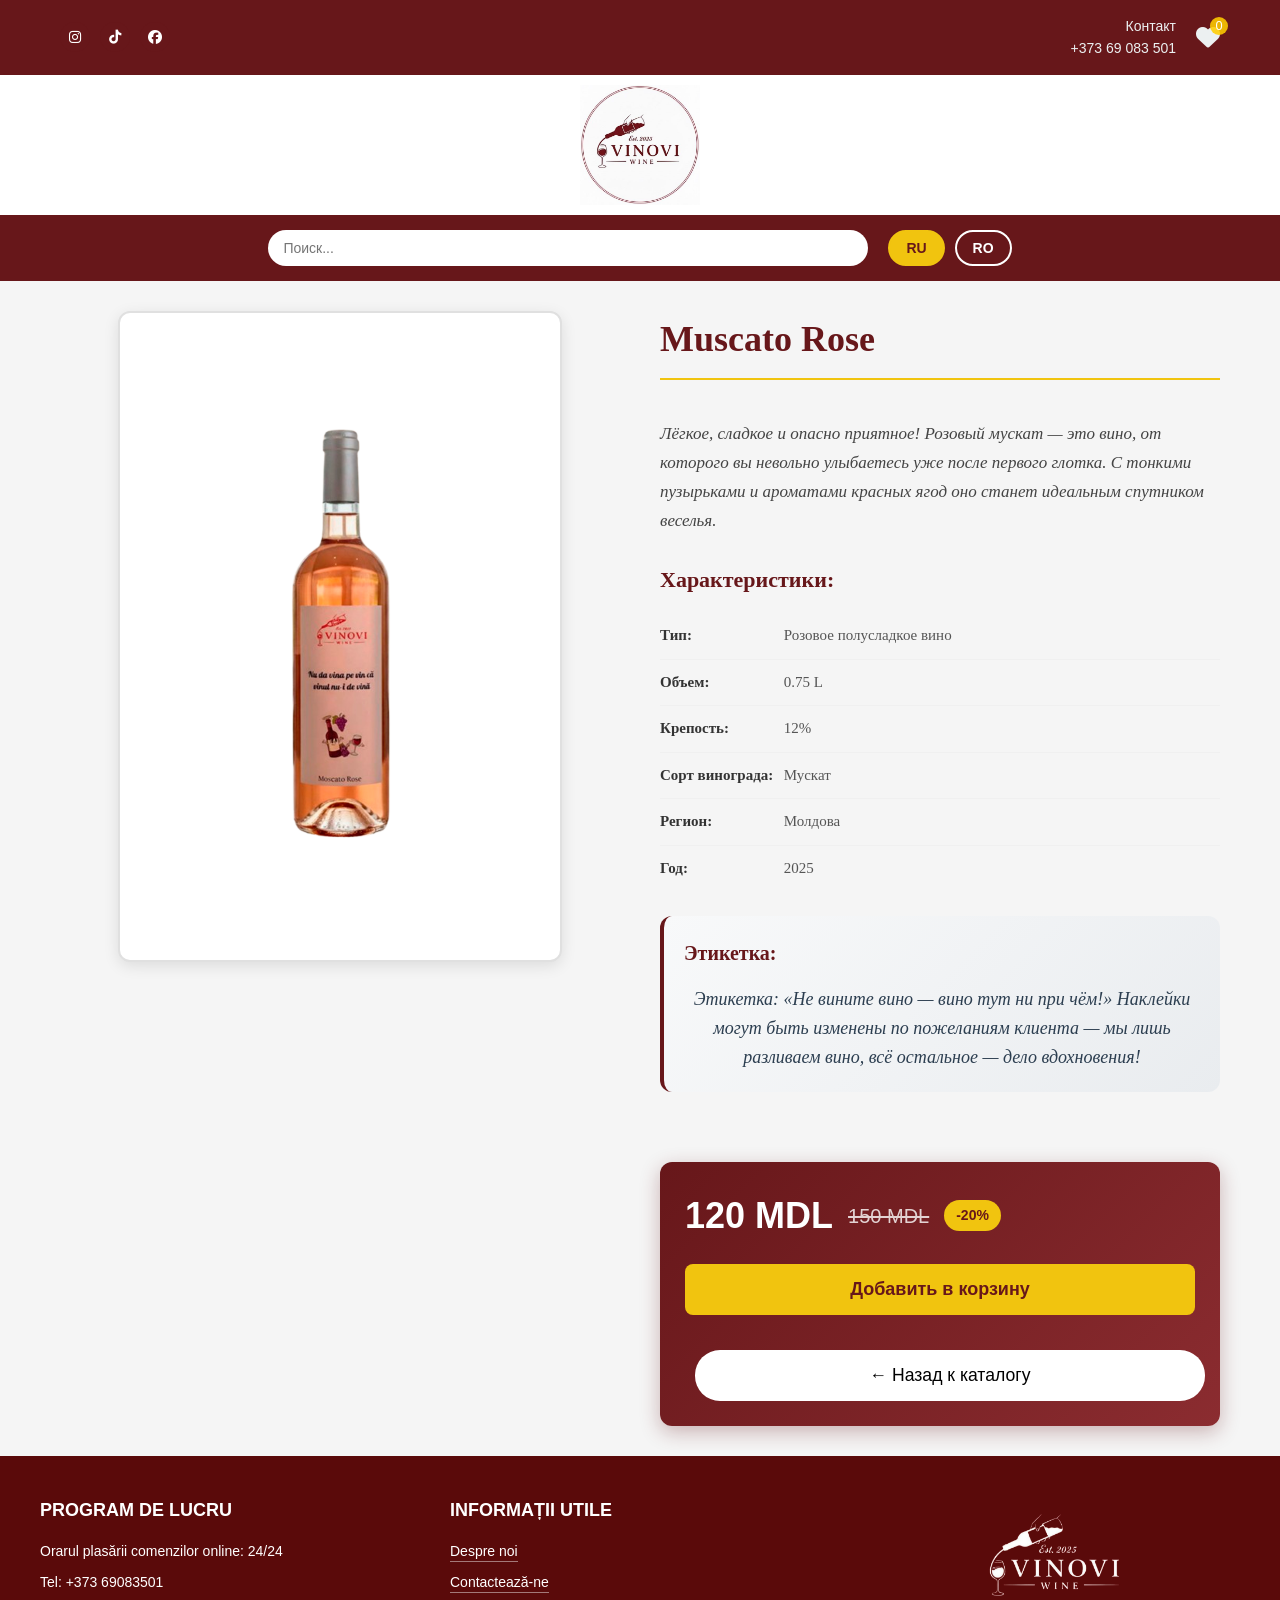
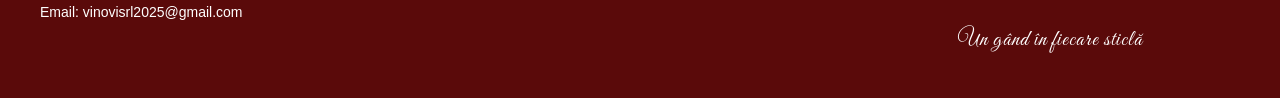
<file: product1.html>
<!doctype html>
<html lang="ru">
	<head>
		<meta charset="UTF-8" />
		<meta name="viewport" content="width=device-width, initial-scale=1.0" />
		<title>Vinovi — Детали товара</title>
		<link
			rel="stylesheet"
			href="https://cdnjs.cloudflare.com/ajax/libs/font-awesome/6.6.0/css/all.min.css"
		/>
		<link rel="stylesheet" href="styles.css" />
		<link rel="stylesheet" href="animations.css" />
		<script src="animations.js"></script>
		<link
			href="https://fonts.googleapis.com/css2?family=Great+Vibes&display=swap"
			rel="stylesheet"
		/>
		<link rel="icon" type="image/png" href="foto/logoweb.png" />

		<meta
			name="description"
			content="Vinovi - эксклюзивные вина из Молдовы. Купить качественное вино онлайн с доставкой. Muscato, Merlot, Cabernet и другие сорта."
		/>
		<meta
			name="description"
			content="Vinovi - эксклюзивные вина из Молдовы. Chardonnay, Merlot, Cabernet и другие сорта."
		/>
		<meta
			name="keywords"
			content="вино Молдова, купить вино, Vinovi, вино онлайн, молдавское вино, вино Кишинев"
		/>
		<meta name="author" content="Vinovi" />

		<meta property="og:title" content="Vinovi - Премиальные вина Молдовы" />
		<meta
			property="og:image"
			content="https://vinovi-md.netlify.app/foto/logo_vinovi.jpeg"
		/>
		<meta property="og:url" content="https://vinovi-md.netlify.app/" />
		<meta property="og:type" content="website" />
		<meta
			property="og:description"
			content="Vinovi - эксклюзивные вина из Молдовы. Chardonnay, Merlot, Cabernet и другие сорта."
		/>
		<link rel="canonical" href="https://vinovi-md.netlify.app/" />
	</head>
	<body>
		<header class="site-header">
			<div class="header-container">
				<div class="header-logo-section">
					<div class="header-socials">
						<a
							href="https://www.instagram.com/fe_vinovi_"
							class="header-social-icon instagram"
							target="_blank"
							><i class="fa-brands fa-instagram"></i
						></a>
						<a
							href="https://www.tiktok.com/@fe.vinovi.s.r.l"
							class="header-social-icon tiktok"
							target="_blank"
							><i class="fa-brands fa-tiktok"></i
						></a>
						<a
							href="https://www.facebook.com/share/1EQZTy2ftV/"
							class="header-social-icon facebook"
							target="_blank"
							><i class="fa-brands fa-facebook"></i
						></a>
					</div>
				</div>

				<div class="header-contact-section">
					<div class="header-contact-block">
						<div class="header-text">Контакт</div>
						<div class="header-text">+373 69 083 501</div>
					</div>

					<div class="cart-icon" id="cart-icon">
						<i class="fas fa-heart"></i>
						<span class="cart-count" id="cart-count">0</span>
					</div>
				</div>
			</div>
		</header>

		<header class="logo-header">
			<img
				src="foto/logo_vinovi.jpeg"
				alt="Логотип VINOVI"
				class="logo-image"
			/>
		</header>

		<header class="language-header">
			<div class="language-container">
				<div class="search-box">
					<input
						type="text"
						placeholder="Поиск..."
						class="search-input"
						id="search-input"
					/>
					<div class="search-results" id="search-results"></div>
				</div>

				<div class="language-switcher">
					<button class="lang-btn active" data-lang="ru">RU</button>
					<button class="lang-btn" data-lang="ro">RO</button>
				</div>
			</div>
		</header>

		<div class="product-page">
			<div class="product-container">
				<div class="product-image-section">
					<div class="image-frame">
						<img src="" alt="" id="main-product-image" />
					</div>
				</div>

				<div class="product-info-section">
					<h1 id="product-title">Название товара</h1>
					<div class="product-description">
						<p id="product-description"></p>

						<div class="product-details">
							<h3>Характеристики:</h3>
							<ul id="product-specs"></ul>
						</div>

						<div class="tasting-notes">
							<h3>Этикетка:</h3>
							<p id="tasting-notes"></p>
						</div>
					</div>

					<div class="price-frame">
						<div class="price-section">
							<span class="price" id="product-price">0 MDL</span>
							<span class="old-price" id="old-price"></span>
							<div class="discount" id="discount"></div>
						</div>
						<button class="buy-btn">Добавить в корзину</button>
						<button
							class="back-btn"
							onclick="window.location.href = 'index.html'"
						>
							← Назад к каталогу
						</button>
					</div>
				</div>
			</div>
		</div>

		<footer class="footer">
			<div class="footer-container">
				<div class="footer-left">
					<h3>PROGRAM DE LUCRU</h3>
					<p>Orarul plasării comenzilor online: 24/24</p>
					<p>Tel: +373 69083501</p>
					<p>Email: vinovisrl2025@gmail.com</p>
				</div>

				<div class="footer-right">
					<h3>INFORMAȚII UTILE</h3>
					<ul>
						<li><a href="dpnoiru.html">Despre noi</a></li>
						<li><a href="contactru.html">Contactează-ne</a></li>
					</ul>
				</div>

				<div class="footer-logo">
					<img src="foto/logo_vinovi_red1.png" alt="Vinovi Logo 2" />
					<p>Un gând în fiecare sticlă</p>
				</div>
			</div>
		</footer>

		<script>
			const products = {
				1: {
					title: 'Muscato Rose',
					image: 'foto/vine1.png',
					description:
						'Лёгкое, сладкое и опасно приятное! Розовый мускат — это вино, от которого вы невольно улыбаетесь уже после первого глотка. С тонкими пузырьками и ароматами красных ягод оно станет идеальным спутником веселья.',
					price: '120 MDL',
					oldPrice: '150 MDL',
					discount: '-20%',
					specs: [
						'Тип: Розовое полусладкое вино',
						'Объем: 0.75 L',
						'Крепость: 12%',
						'Сорт винограда: Мускат',
						'Регион: Молдова',
						'Год: 2025',
					],
					tasting:
						'Этикетка: «Не вините вино — вино тут ни при чём!» Наклейки могут быть изменены по пожеланиям клиента — мы лишь разливаем вино, всё остальное — дело вдохновения!',
				},
				2: {
					title: 'Cabernet Savinion Rose',
					image: 'foto/vine2.png',
					description:
						'Розовое вино, которое никак не определится — ни красное, ни белое, но уж точно восхитительное! Свежее, жизнерадостное, с фруктовыми нотками — идеальный выбор для тех дней, когда хочется «чего-то вроде двух в одном».',
					price: '115 MDL',
					oldPrice: '144 MDL',
					discount: '-20%',
					specs: [
						'Тип: Розовое сухое вино',
						'Объем: 0.75 L',
						'Крепость: 13%',
						'Сорт винограда: Каберне Совиньон',
						'Регион: Молдова',
						'Год: 2025',
					],
					tasting:
						'Этикетка: «Что-то вроде двух в одном». Наклейки можно адаптировать под пожелания клиента — ведь вкусы не обсуждают, их оформляют на этикетках!',
				},
				3: {
					title: 'Uneori Merlot',
					image: 'foto/vine3.png',
					description:
						'Капризный, ароматный и слегка опасный — Мерло — вино, которое умеет украсть улыбку, не спрашивая разрешения. Оно обладает насыщенным вкусом чёрных фруктов и мягкой текстурой, словно обещание, произнесённое шёпотом. После первого бокала вы расслабляетесь, после второго становитесь поэтом, а после третьего — философом!',
					price: '115 MDL',
					oldPrice: '144',
					discount: '-20%',
					specs: [
						'Тип: Красное сухое вино',
						'Объем: 0.75 L',
						'Крепость: 13.5%',
						'Сорт винограда: Мерло',
						'Регион: Молдова',
						'Год: 2025',
					],
					tasting:
						'Этикетка: «Дай-ка, пожалуйста, стакан воды… Ага, погоди, у меня жин!» *Стикеры могут быть изменены по желанию клиента — ведь у каждого своё чувство юмора.',
				},
				4: {
					title: 'Feteasca Neagră',
					image: 'foto/vine4.png',
					description:
						'Вино традиционное, но с характером! Богатый вкус, насыщенный аромат и щепотка молдавского сарказма.',
					price: '177 MDL',
					oldPrice: '222 MDL',
					discount: '-20%',
					specs: [
						'Тип: Красное сухое вино',
						'Объем: 0.75 L',
						'Крепость: 14%',
						'Сорт винограда: Фетяска Неагра',
						'Регион: Молдова',
						'Год: 2025',
					],
					tasting:
						'Этикетка: «Свекровь, свекровь — кислая ягода!» *Стикеры могут быть изменены по пожеланиям клиента — даже если свекровь захочет особенную!',
				},
				5: {
					title: 'Malbec',
					image: 'foto/vine5.png',
					description:
						'Вино серьёзное, но с душой шутника. Плотное, вкусное и идеальное в паре с молдавской лепёшкой (плациндой).',
					price: '133 MDL',
					oldPrice: '167',
					discount: '-20%',
					specs: [
						'Тип: Красное сухое вино',
						'Объем: 0.75 L',
						'Крепость: 14%',
						'Сорт винограда: Мальбек',
						'Регион: Молдова',
						'Год: 2025',
					],
					tasting:
						'Этикетка: «Бокал вина и лепёшечка.» *Стикеры можно изменить по желанию клиента — вино одно и то же, а смех у всех свой!',
				},
				6: {
					title: 'Pinot Noir',
					image: 'foto/vine6.png',
					description:
						'Элегантное, изысканное и слегка загадочное. Отлично сочетается с бабушкиными сармале и застольными шутками. Красное вино с элегантным вкусом и сложным ароматом.',
					price: '133 MDL',
					oldPrice: '167',
					discount: '-20%',
					specs: [
						'Тип: Красное сухое вино',
						'Объем: 0.75 L',
						'Крепость: 12.5%',
						'Сорт винограда: Пино Нуар',
						'Регион: Молдова',
						'Год: 2025',
					],
					tasting:
						'Этикетка: «Наливайте вино и подавайте клёцки!» *Стикеры можно изменить по желанию клиента — ведь у каждого застолья свой особый шарм!',
				},
				7: {
					title: 'Sol Negru Viorica',
					image: 'foto/vine7.png',
					description:
						'Виорика — вино, которое пахнет цветами, праздником и радостью. Нежное, ароматное и идеальное для веселья.',
					price: '133 MDL',
					oldPrice: '167',
					discount: '-20%',
					specs: [
						'Тип: Белое сухое вино',
						'Объем: 0.75 L',
						'Крепость: 12%',
						'Сорт винограда: Ворика',
						'Регион: Молдова',
						'Год: 2025',
					],
					tasting:
						'Этикетка: «Не трогай, это — на Новый год!» *Стикеры можно изменить по пожеланию клиента — только руки убери, пока мы не закончили!',
				},
				8: {
					title: 'Uneori Riesling',
					image: 'foto/vine8.png',
					description:
						'Сладкое, как доброе слово, и ароматное, как летний день. Идеально к десерту… или для сердца.',
					price: '115 MDL',
					oldPrice: '144 MDL',
					discount: '-20%',
					specs: [
						'Тип: Белое сухое вино',
						'Объем: 0.75 L',
						'Крепость: 11.5%',
						'Сорт винограда: Рислинг',
						'Регион: Молдова',
						'Год: 2025',
					],
					tasting:
						'Этикетка: «Вино — сладкое, но милее моя гордая!» *Стикеры можно изменить по пожеланию клиента — ведь любви нужна подходящая этикетка!',
				},
				9: {
					title: 'Chardonnay',
					image: 'foto/vine9.png',
					description:
						'Вино с характером: бархатистое, сбалансированное и всегда готовое поддержать доброй беседой.',
					price: '133 MDL',
					oldPrice: '167',
					discount: '-20%',
					specs: [
						'Тип: Белое сухое вино',
						'Объем: 0.75 L',
						'Крепость: 15%',
						'Сорт винограда: Шардоне',
						'Регион: Молдова',
						'Год: 2025',
					],
					tasting:
						'Этикетка: «Когда было бы хуже — так бы и было!» *Стикеры можно изменить по пожеланию клиента — ведь пьём мы по-разному, а вот смеёмся одинаково!',
				},
				10: {
					title: 'Uneori Moscato',
					image: 'foto/vine10.png',
					description:
						'Белое вино с душой цветка и ароматом лета. Сладкое, бархатистое и опасно легко пьётся. Идеально для тех моментов, когда хочешь что-то сказать… но не сказать ничего вслух.',
					price: '120 MDL',
					oldPrice: '',
					discount: '',
					specs: [
						'Тип: Белое полусладкое игристое',
						'Объем: 0.75 L',
						'Крепость: 7%',
						'Сорт винограда: Мускат',
						'Регион: Молдова',
						'Год: 2025',
					],
					tasting:
						'Этикетка: «Белое вино или приду к тебе?» *Стикеры можно изменить по вашему желанию — вы создаёте историю, а мы наносим её на бутылку!',
				},
			}

			function getCartItems() {
				return JSON.parse(localStorage.getItem('cart')) || []
			}

			function updateCartIcon() {
				const cartItems = getCartItems()
				const cartCount = document.getElementById('cart-count')
				const totalItems = cartItems.reduce(
					(total, item) => total + item.quantity,
					0,
				)

				if (cartCount) {
					cartCount.textContent = totalItems
				}
			}

			function addToCart(product) {
				const cartItems = getCartItems()

				const existingItem = cartItems.find(item => item.id === product.id)

				if (existingItem) {
					existingItem.quantity += 1
				} else {
					cartItems.push({
						id: product.id,
						name: product.name,
						price: product.price,
						image: product.image,
						quantity: 1,
					})
				}

				localStorage.setItem('cart', JSON.stringify(cartItems))
				updateCartIcon()
				showNotification('Товар добавлен в корзину!')
			}

			function showNotification(message) {
				const notification = document.createElement('div')
				notification.style.cssText = `
        position: fixed;
        top: 20px;
        right: 20px;
        background: #8B0000;
        color: white;
        padding: 15px 20px;
        border-radius: 5px;
        z-index: 1000;
        font-weight: bold;
    `
				notification.textContent = message
				document.body.appendChild(notification)

				setTimeout(() => {
					if (notification.parentNode) {
						document.body.removeChild(notification)
					}
				}, 3000)
			}

			document.addEventListener('DOMContentLoaded', function () {
				const urlParams = new URLSearchParams(window.location.search)
				const productId = urlParams.get('id') || 1

				const product = products[productId]
				if (product) {
					const buyBtn = document.querySelector('.buy-btn')
					if (buyBtn) {
						buyBtn.addEventListener('click', function () {
							const price = parseInt(product.price.replace(' MDL', ''))

							addToCart({
								id: productId,
								name: product.title,
								price: price,
								image: product.image,
							})
						})
					}
				}

				const cartIcon = document.getElementById('cart-icon')
				if (cartIcon) {
					cartIcon.addEventListener('click', function () {
						window.location.href = 'cart.html'
					})
				}

				updateCartIcon()
			})

			document.addEventListener('DOMContentLoaded', function () {
				const urlParams = new URLSearchParams(window.location.search)
				const productId = urlParams.get('id') || 1

				const product = products[productId]
				if (product) {
					document.getElementById('product-title').textContent = product.title
					document.getElementById('main-product-image').src = product.image
					document.getElementById('main-product-image').alt = product.title
					document.getElementById('product-description').textContent =
						product.description
					document.getElementById('product-price').textContent = product.price
					document.getElementById('tasting-notes').textContent = product.tasting

					const specsList = document.getElementById('product-specs')
					specsList.innerHTML = ''
					product.specs.forEach(spec => {
						const li = document.createElement('li')
						li.innerHTML = `<strong>${spec.split(':')[0]}:</strong> ${spec.split(':')[1]}`
						specsList.appendChild(li)
					})

					if (product.oldPrice) {
						document.getElementById('old-price').textContent = product.oldPrice
						document.getElementById('discount').textContent = product.discount
					} else {
						document.getElementById('old-price').style.display = 'none'
						document.getElementById('discount').style.display = 'none'
					}

					document.title = `Vinovi — ${product.title}`
				}
			})

			document.querySelectorAll('.lang-btn').forEach(button => {
				button.addEventListener('click', () => {
					const lang = button.dataset.lang
					const urlParams = new URLSearchParams(window.location.search)
					const productId = urlParams.get('id') || '1'

					if (lang === 'ro') {
						window.location.href = `product2.html?id=${productId}`
					}
				})
			})

			document.addEventListener('DOMContentLoaded', function () {
				const searchInput = document.getElementById('search-input')
				const searchResults = document.getElementById('search-results')

				const searchProducts = [
					{
						name: 'Muscato Rose',
						image: 'foto/vine1.png',
						price: '120 MDL',
						link: 'product1.html?id=1',
					},
					{
						name: 'Cabernet Savinion Rose',
						image: 'foto/vine2.png',
						price: '115 MDL',
						link: 'product1.html?id=2',
					},
					{
						name: 'Uneori Merlot',
						image: 'foto/vine3.png',
						price: '115 MDL',
						link: 'product1.html?id=3',
					},
					{
						name: 'Feteasca Neagră',
						image: 'foto/vine4.png',
						price: '177 MDL',
						link: 'product1.html?id=4',
					},
					{
						name: 'Malbec',
						image: 'foto/vine5.png',
						price: '133 MDL',
						link: 'product1.html?id=5',
					},
					{
						name: 'Pinot Noir',
						image: 'foto/vine6.png',
						price: '133 MDL',
						link: 'product1.html?id=6',
					},
					{
						name: 'Sol Negru Viorica',
						image: 'foto/vine7.png',
						price: '133 MDL',
						link: 'product1.html?id=7',
					},
					{
						name: 'Uneori Riesling',
						image: 'foto/vine8.png',
						price: '115 MDL',
						link: 'product1.html?id=8',
					},
					{
						name: 'Chardonnay',
						image: 'foto/vine9.png',
						price: '133 MDL',
						link: 'product1.html?id=9',
					},
					{
						name: 'Uneori Moscato',
						image: 'foto/vine10.png',
						price: '120 MDL',
						link: 'product1.html?id=10',
					},
					{
						name: 'Punga de cadou',
						image: 'foto/bag1.png',
						price: '39 MDL',
						link: '#',
					},
					{
						name: 'Punga de cadou',
						image: 'foto/bag2.png',
						price: '39 MDL',
						link: '#',
					},
					{
						name: 'Punga de cadou',
						image: 'foto/bag3.png',
						price: '39 MDL',
						link: '#',
					},
					{
						name: 'Punga de cadou',
						image: 'foto/bag4.png',
						price: '39 MDL',
						link: '#',
					},
				]

				searchInput.addEventListener('input', function () {
					const searchTerm = this.value.toLowerCase().trim()
					searchResults.innerHTML = ''

					if (searchTerm.length === 0) {
						searchResults.style.display = 'none'
						return
					}

					const filteredProducts = searchProducts.filter(product =>
						product.name.toLowerCase().includes(searchTerm),
					)

					if (filteredProducts.length > 0) {
						searchResults.style.display = 'block'

						filteredProducts.forEach(product => {
							const resultItem = document.createElement('div')
							resultItem.className = 'search-result-item'
							resultItem.innerHTML = `
                        <img src="${product.image}" alt="${product.name}">
                        <div class="search-result-info">
                            <h4>${product.name}</h4>
                            <p>${product.price}</p>
                        </div>
                    `

							resultItem.addEventListener('click', function () {
								if (product.link !== '#') {
									window.location.href = product.link
								}
							})

							searchResults.appendChild(resultItem)
						})
					} else {
						searchResults.style.display = 'none'
					}
				})

				document.addEventListener('click', function (e) {
					if (
						!searchInput.contains(e.target) &&
						!searchResults.contains(e.target)
					) {
						searchResults.style.display = 'none'
					}
				})

				searchResults.style.display = 'none'
			})
		</script>
	</body>
</html>
</file>
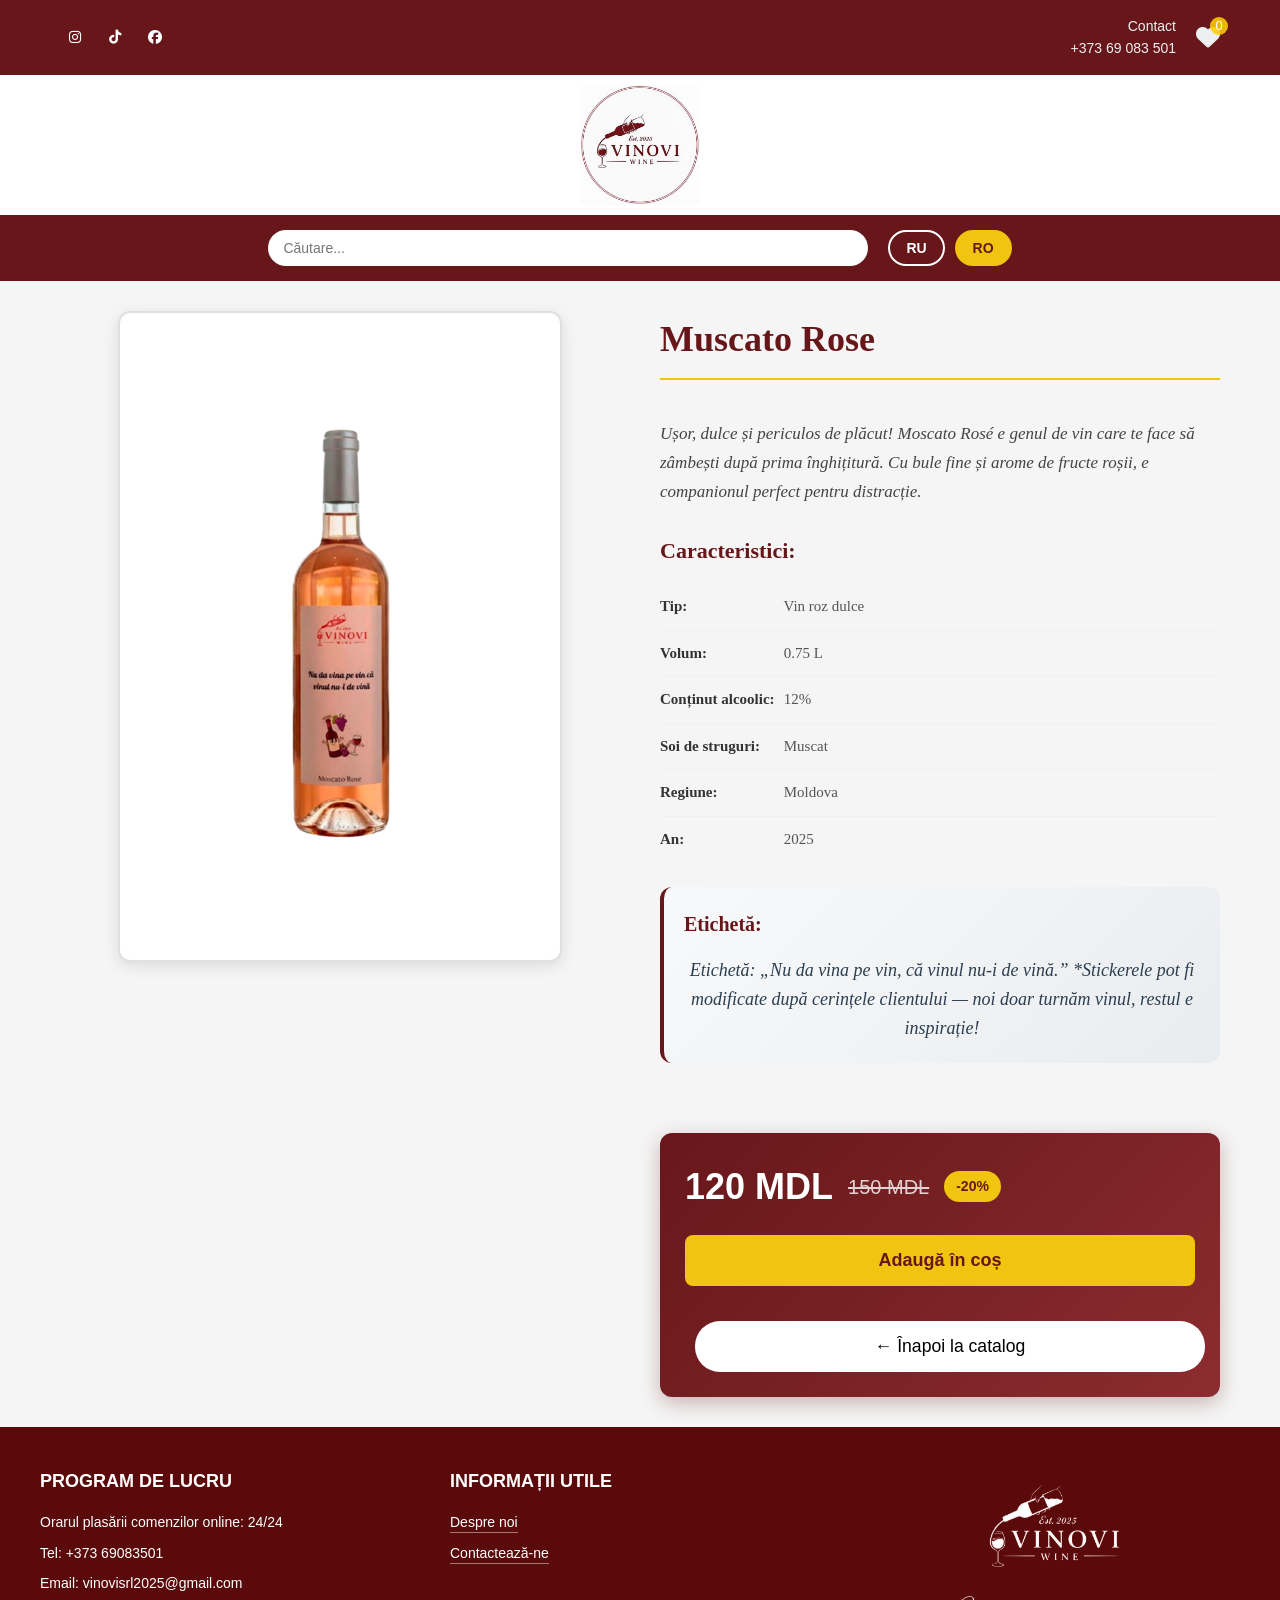
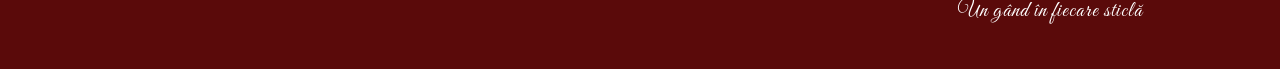
<file: product2.html>
<!doctype html>
<html lang="ro">
	<head>
		<meta charset="UTF-8" />
		<meta name="viewport" content="width=device-width, initial-scale=1.0" />
		<title>Vinovi — Detalii produs</title>
		<link
			rel="stylesheet"
			href="https://cdnjs.cloudflare.com/ajax/libs/font-awesome/6.6.0/css/all.min.css"
		/>
		<link rel="stylesheet" href="styles.css" />
		<link rel="stylesheet" href="animations.css" />
		<script src="animations.js"></script>
		<link
			href="https://fonts.googleapis.com/css2?family=Great+Vibes&display=swap"
			rel="stylesheet"
		/>
		<link rel="icon" type="image/png" href="foto/logoweb.png" />

		<meta
			name="description"
			content="Vinovi - vinuri exclusive din Moldova. Chardonnay, Merlot, Cabernet și alte soiuri."
		/>
		<meta
			name="keywords"
			content="vin Moldova, cumpara vin, Vinovi, vin online, vin moldovenesc, vin Chișinău"
		/>
		<meta name="author" content="Vinovi" />

		<meta property="og:title" content="Vinovi - Vinuri premium din Moldova" />
		<meta
			property="og:image"
			content="https://vinovi-md.netlify.app/foto/logo_vinovi.jpeg"
		/>
		<meta property="og:url" content="https://vinovi-md.netlify.app/" />
		<meta property="og:type" content="website" />
		<meta
			property="og:description"
			content="Vinovi - эксклюзивные вина из Молдовы. Chardonnay, Merlot, Cabernet и другие сорта."
		/>
		<link rel="canonical" href="https://vinovi-md.netlify.app/" />
	</head>
	<body>
		<header class="site-header">
			<div class="header-container">
				<div class="header-logo-section">
					<div class="header-socials">
						<a
							href="https://www.instagram.com/fe_vinovi_"
							class="header-social-icon instagram"
							target="_blank"
							><i class="fa-brands fa-instagram"></i
						></a>
						<a
							href="https://www.tiktok.com/@fe.vinovi.s.r.l"
							class="header-social-icon tiktok"
							target="_blank"
							><i class="fa-brands fa-tiktok"></i
						></a>
						<a
							href="https://www.facebook.com/share/1EQZTy2ftV/"
							class="header-social-icon facebook"
							target="_blank"
							><i class="fa-brands fa-facebook"></i
						></a>
					</div>
				</div>

				<div class="header-contact-section">
					<div class="header-contact-block">
						<div class="header-text">Contact</div>
						<div class="header-text">+373 69 083 501</div>
					</div>

					<div class="cart-icon" id="cart-icon">
						<i class="fas fa-heart"></i>
						<span class="cart-count" id="cart-count">0</span>
					</div>
				</div>
			</div>
		</header>

		<header class="logo-header">
			<img src="foto/logo_vinovi.jpeg" alt="Sigla VINOVI" class="logo-image" />
		</header>

		<header class="language-header">
			<div class="language-container">
				<div class="search-box">
					<input
						type="text"
						placeholder="Căutare..."
						class="search-input"
						id="search-input"
					/>
					<div class="search-results" id="search-results"></div>
				</div>

				<div class="language-switcher">
					<button class="lang-btn" data-lang="ru">RU</button>
					<button class="lang-btn active" data-lang="ro">RO</button>
				</div>
			</div>
		</header>

		<div class="product-page">
			<div class="product-container">
				<div class="product-image-section">
					<div class="image-frame">
						<img src="" alt="" id="main-product-image" />
					</div>
				</div>

				<div class="product-info-section">
					<h1 id="product-title">Numele produsului</h1>
					<div class="product-description">
						<p id="product-description"></p>

						<div class="product-details">
							<h3>Caracteristici:</h3>
							<ul id="product-specs"></ul>
						</div>

						<div class="tasting-notes">
							<h3>Etichetă:</h3>
							<p id="tasting-notes"></p>
						</div>
					</div>

					<div class="price-frame">
						<div class="price-section">
							<span class="price" id="product-price">0 MDL</span>
							<span class="old-price" id="old-price"></span>
							<div class="discount" id="discount"></div>
						</div>
						<button class="buy-btn">Adaugă în coș</button>
						<button
							class="back-btn"
							onclick="window.location.href = 'index.ro.html'"
						>
							← Înapoi la catalog
						</button>
					</div>
				</div>
			</div>
		</div>

		<footer class="footer">
			<div class="footer-container">
				<div class="footer-left">
					<h3>PROGRAM DE LUCRU</h3>
					<p>Orarul plasării comenzilor online: 24/24</p>
					<p>Tel: +373 69083501</p>
					<p>Email: vinovisrl2025@gmail.com</p>
				</div>

				<div class="footer-right">
					<h3>INFORMAȚII UTILE</h3>
					<ul>
						<li><a href="dpnoi.html">Despre noi</a></li>
						<li><a href="contactru.html">Contactează-ne</a></li>
					</ul>
				</div>

				<div class="footer-logo">
					<img src="foto/logo_vinovi_red1.png" alt="Vinovi Logo 2" />
					<p>Un gând în fiecare sticlă</p>
				</div>
			</div>
		</footer>

		<script>
			const products = {
				1: {
					title: 'Muscato Rose',
					image: 'foto/vine1.png',
					description:
						'Ușor, dulce și periculos de plăcut! Moscato Rosé e genul de vin care te face să zâmbești după prima înghițitură. Cu bule fine și arome de fructe roșii, e companionul perfect pentru distracție.',
					price: '120 MDL',
					oldPrice: '150 MDL',
					discount: '-20%',
					specs: [
						'Tip: Vin roz dulce',
						'Volum: 0.75 L',
						'Conținut alcoolic: 12%',
						'Soi de struguri: Muscat',
						'Regiune: Moldova',
						'An: 2025',
					],
					tasting:
						'Etichetă: „Nu da vina pe vin, că vinul nu-i de vină.” *Stickerele pot fi modificate după cerințele clientului — noi doar turnăm vinul, restul e inspirație!',
				},
				2: {
					title: 'Cabernet Savinion Rose',
					image: 'foto/vine2.png',
					description:
						'Rosé-ul care nu se decide — nici roșu, nici alb, dar sigur e delicios! Proaspăt, vesel și cu aromă de fructe, e vinul potrivit pentru zilele când vrei „un fel de două feluri”.',
					price: '115 MDL',
					oldPrice: '144 MDL',
					discount: '-20%',
					specs: [
						'Tip: Vin roz sec',
						'Volum: 0.75 L',
						'Conținut alcoolic: 13%',
						'Soi de struguri: Cabernet Sauvignon',
						'Regiune: Moldova',
						'An: 2025',
					],
					tasting:
						'Etichetă: „Un fel de două feluri.” *Stickerele pot fi modificate după cerințele clientului — că gusturile nu se discută, se etichetează!',
				},
				3: {
					title: 'Uneori Merlot',
					image: 'foto/vine3.png',
					description:
						'Catifelat, aromat și ușor periculos — Merlot e vinul care știe să-ți fure zâmbetul fără să-ți ceară voie. Are gust bogat de fructe negre și o textură moale ca o promisiune spusă pe șoptite. După primul pahar te relaxează, după al doilea te face poet, iar după al treilea... filozof!',
					price: '115 MDL',
					oldPrice: '144 MDL',
					discount: '-20%',
					specs: [
						'Tip: Vin roșu sec',
						'Volum: 0.75 L',
						'Conținut alcoolic: 13.5%',
						'Soi de struguri: Merlot',
						'Regiune: Moldova',
						'An: 2025',
					],
					tasting:
						'Etichetă: „Dă-ni te rog un pahar de apă... Dap, stai că am jin!” *Stickerele pot fi modificate după cerințele clientului — pentru că fiecare are umorul lui.',
				},
				4: {
					title: 'Feteasca Neagră',
					image: 'foto/vine4.png',
					description:
						'Vin tradițional, dar cu caracter! Gust bogat, aromă intensă și o doză de sarcasm moldovenesc.',
					price: '177 MDL',
					oldPrice: '222 MDL',
					discount: '-20%',
					specs: [
						'Tip: Vin roșu sec',
						'Volum: 0.75 L',
						'Conținut alcoolic: 14%',
						'Soi de struguri: Fetească Neagră',
						'Regiune: Moldova',
						'An: 2025',
					],
					tasting:
						'Etichetă: „Soacră, soacră, poamă acră!” *Stickerele pot fi modificate după cerințele clientului — chiar și dacă soacra vrea una specială!',
				},
				5: {
					title: 'Malbec',
					image: 'foto/vine5.png',
					description:
						'Un vin serios, dar cu suflet de glumet. Plin, gustos și perfect alături de o plăcintică moldovenească.',
					price: '133 MDL',
					oldPrice: '167 MDL',
					discount: '-20%',
					specs: [
						'Tip: Vin roșu sec',
						'Volum: 0.75 L',
						'Conținut alcoolic: 14%',
						'Soi de struguri: Malbec',
						'Regiune: Moldova',
						'An: 2025',
					],
					tasting:
						'Etichetă: „Un pahar de vin și o plăcintică.” *Stickerele pot fi modificate după cerințele clientului — vinul e același, dar râsul diferă!',
				},
				6: {
					title: 'Pinot Noir',
					image: 'foto/vine6.png',
					description:
						'Elegant, fin și ușor misterios. Se potrivește de minune cu sarmalele bunicii sau cu glumele de la masă.',
					price: '133 MDL',
					oldPrice: '167 MDL',
					discount: '-20%',
					specs: [
						'Tip: Vin roșu sec',
						'Volum: 0.75 L',
						'Conținut alcoolic: 12.5%',
						'Soi de struguri: Pinot Noir',
						'Regiune: Moldova',
						'An: 2025',
					],
					tasting:
						'Etichetă: „Turnați vin și dați găluște.” *Stickerele pot fi modificate după cerințele clientului — pentru că fiecare masă are farmecul ei!',
				},
				7: {
					title: 'Sol Negru Viorica',
					image: 'foto/vine7.png',
					description:
						'Viorica – vinul care miroase a flori, a sărbătoare și a voie bună. Delicat, parfumat și perfect pentru petreceri.',
					price: '133 MDL',
					oldPrice: '167 MDL',
					discount: '-20%',
					specs: [
						'Tip: Vin alb sec',
						'Volum: 0.75 L',
						'Conținut alcoolic: 12%',
						'Soi de struguri: Viorica',
						'Regiune: Moldova',
						'An: 2025',
					],
					tasting:
						'Etichetă: „Nu pune mâna, asta-i pentru Anul Nou!” *Stickerele pot fi modificate după cerințele clientului — dar să nu puți mâna până nu terminăm noi!',
				},
				8: {
					title: 'Uneori Riesling',
					image: 'foto/vine8.png',
					description:
						'Dulce ca o vorbă bună și aromat ca o zi de vară. Perfect pentru desert sau... pentru inimă.',
					price: '115 MDL',
					oldPrice: '144 MDL',
					discount: '-20%',
					specs: [
						'Tip: Vin alb sec',
						'Volum: 0.75 L',
						'Conținut alcoolic: 11.5%',
						'Soi de struguri: Riesling',
						'Regiune: Moldova',
						'An: 2025',
					],
					tasting:
						'Etichetă: „Dulce-i vinul, dar mai dulce-i mândra mea.” *Stickerele pot fi modificate după cerințele clientului — că dragostea are nevoie de eticheta potrivită!',
				},
				9: {
					title: 'Chardonnay',
					image: 'foto/vine9.png',
					description:
						'Un vin cu atitudine: catifelat, echilibrat și mereu pregătit de o vorbă bună.',
					price: '133 MDL',
					oldPrice: '167 MDL',
					discount: '-20%',
					specs: [
						'Tip: Vin alb sec',
						'Volum: 0.75 L',
						'Conținut alcoolic: 13%',
						'Soi de struguri: Chardonnay',
						'Regiune: Moldova',
						'An: 2025',
					],
					tasting:
						'Etichetă: „Când ne-ar fi mai rău, așa să ne fie.” *Stickerele pot fi modificate după cerințele clientului — că doar nu toți bem la fel, dar rădem la fel!',
				},
				10: {
					title: 'Uneori Moscato',
					image: 'foto/vine10.png',
					description:
						'Vin alb cu suflet de floare și parfum de vară. Dulce, catifelat și periculos de ușor de băut. Perfect pentru când vrei să spui ceva... fără să spui nimic.',
					price: '120 MDL',
					oldPrice: '150 MDL',
					discount: '-20%',
					specs: [
						'Tip: Vin alb spumos demi-sec',
						'Volum: 0.75 L',
						'Conținut alcoolic: 7%',
						'Soi de struguri: Muscat',
						'Regiune: Moldova',
						'An: 2025',
					],
					tasting:
						'Etichetă: „Vin alb sau vin la tine?” *Stickerele pot fi modificate după cerințele clientului — tu spui povestea, noi o punem pe sticlă!',
				},
			}

			function getCartItems() {
				return JSON.parse(localStorage.getItem('cart')) || []
			}

			function updateCartIcon() {
				const cartItems = getCartItems()
				const cartCount = document.getElementById('cart-count')
				const totalItems = cartItems.reduce(
					(total, item) => total + item.quantity,
					0,
				)

				if (cartCount) {
					cartCount.textContent = totalItems
				}
			}

			function addToCart(product) {
				const cartItems = getCartItems()

				const existingItem = cartItems.find(item => item.id === product.id)

				if (existingItem) {
					existingItem.quantity += 1
				} else {
					cartItems.push({
						id: product.id,
						name: product.name,
						price: product.price,
						image: product.image,
						quantity: 1,
					})
				}

				localStorage.setItem('cart', JSON.stringify(cartItems))
				updateCartIcon()
				showNotification('Produsul a fost adăugat în coș!')
			}

			function showNotification(message) {
				const notification = document.createElement('div')
				notification.style.cssText = `
            position: fixed;
            top: 20px;
            right: 20px;
            background: #8B0000;
            color: white;
            padding: 15px 20px;
            border-radius: 5px;
            z-index: 1000;
            font-weight: bold;
        `
				notification.textContent = message
				document.body.appendChild(notification)

				setTimeout(() => {
					if (notification.parentNode) {
						document.body.removeChild(notification)
					}
				}, 3000)
			}

			document.addEventListener('DOMContentLoaded', function () {
				const urlParams = new URLSearchParams(window.location.search)
				const productId = urlParams.get('id') || 1

				const product = products[productId]
				if (product) {
					const buyBtn = document.querySelector('.buy-btn')
					if (buyBtn) {
						buyBtn.addEventListener('click', function () {
							const price = parseInt(product.price.replace(' MDL', ''))

							addToCart({
								id: productId,
								name: product.title,
								price: price,
								image: product.image,
							})
						})
					}
				}

				const cartIcon = document.getElementById('cart-icon')
				if (cartIcon) {
					cartIcon.addEventListener('click', function () {
						window.location.href = 'cart.html'
					})
				}

				updateCartIcon()
			})

			document.addEventListener('DOMContentLoaded', function () {
				const urlParams = new URLSearchParams(window.location.search)
				const productId = urlParams.get('id') || 1

				const product = products[productId]

				if (product) {
					document.getElementById('product-title').textContent = product.title
					document.getElementById('main-product-image').src = product.image
					document.getElementById('main-product-image').alt = product.title
					document.getElementById('product-description').textContent =
						product.description
					document.getElementById('product-price').textContent = product.price
					document.getElementById('tasting-notes').textContent = product.tasting

					const specsList = document.getElementById('product-specs')
					specsList.innerHTML = ''
					product.specs.forEach(spec => {
						const li = document.createElement('li')
						li.innerHTML = `<strong>${spec.split(':')[0]}:</strong> ${spec.split(':')[1]}`
						specsList.appendChild(li)
					})

					if (product.oldPrice) {
						document.getElementById('old-price').textContent = product.oldPrice
						document.getElementById('discount').textContent = product.discount
					} else {
						document.getElementById('old-price').style.display = 'none'
						document.getElementById('discount').style.display = 'none'
					}

					document.title = `Vinovi — ${product.title}`
				}
			})

			document.querySelectorAll('.lang-btn').forEach(button => {
				button.addEventListener('click', () => {
					const lang = button.dataset.lang
					const urlParams = new URLSearchParams(window.location.search)
					const productId = urlParams.get('id') || '1'

					if (lang === 'ru') {
						window.location.href = `product1.html?id=${productId}`
					}
				})
			})

			document.addEventListener('DOMContentLoaded', function () {
				const searchInput = document.getElementById('search-input')
				const searchResults = document.getElementById('search-results')

				const searchProducts = [
					{
						name: 'Muscato Rose',
						image: 'foto/vine1.png',
						price: '120 MDL',
						link: 'product2.html?id=1',
					},
					{
						name: 'Cabernet Savinion Rose',
						image: 'foto/vine2.png',
						price: '115 MDL',
						link: 'product2.html?id=2',
					},
					{
						name: 'Uneori Merlot',
						image: 'foto/vine3.png',
						price: '115 MDL',
						link: 'product2.html?id=3',
					},
					{
						name: 'Feteasca Neagră',
						image: 'foto/vine4.png',
						price: '177 MDL',
						link: 'product2.html?id=4',
					},
					{
						name: 'Malbec',
						image: 'foto/vine5.png',
						price: '133 MDL',
						link: 'product2.html?id=5',
					},
					{
						name: 'Pinot Noir',
						image: 'foto/vine6.png',
						price: '133 MDL',
						link: 'product2.html?id=6',
					},
					{
						name: 'Sol Negru Viorica',
						image: 'foto/vine7.png',
						price: '133 MDL',
						link: 'product2.html?id=7',
					},
					{
						name: 'Uneori Riesling',
						image: 'foto/vine8.png',
						price: '115 MDL',
						link: 'product2.html?id=8',
					},
					{
						name: 'Chardonnay',
						image: 'foto/vine9.png',
						price: '133 MDL',
						link: 'product2.html?id=9',
					},
					{
						name: 'Uneori Moscato',
						image: 'foto/vine10.png',
						price: '120 MDL',
						link: 'product2.html?id=10',
					},
					{
						name: 'Punga de cadou',
						image: 'foto/bag1.png',
						price: '39 MDL',
						link: '#',
					},
					{
						name: 'Punga de cadou',
						image: 'foto/bag2.png',
						price: '39 MDL',
						link: '#',
					},
					{
						name: 'Punga de cadou',
						image: 'foto/bag3.png',
						price: '39 MDL',
						link: '#',
					},
					{
						name: 'Punga de cadou',
						image: 'foto/bag4.png',
						price: '39 MDL',
						link: '#',
					},
				]

				searchInput.addEventListener('input', function () {
					const searchTerm = this.value.toLowerCase().trim()
					searchResults.innerHTML = ''

					if (searchTerm.length === 0) {
						searchResults.style.display = 'none'
						return
					}

					const filteredProducts = searchProducts.filter(product =>
						product.name.toLowerCase().includes(searchTerm),
					)

					if (filteredProducts.length > 0) {
						searchResults.style.display = 'block'

						filteredProducts.forEach(product => {
							const resultItem = document.createElement('div')
							resultItem.className = 'search-result-item'
							resultItem.innerHTML = `
                        <img src="${product.image}" alt="${product.name}">
                        <div class="search-result-info">
                            <h4>${product.name}</h4>
                            <p>${product.price}</p>
                        </div>
                    `

							resultItem.addEventListener('click', function () {
								if (product.link !== '#') {
									window.location.href = product.link
								}
							})

							searchResults.appendChild(resultItem)
						})
					} else {
						searchResults.style.display = 'none'
					}
				})

				document.addEventListener('click', function (e) {
					if (
						!searchInput.contains(e.target) &&
						!searchResults.contains(e.target)
					) {
						searchResults.style.display = 'none'
					}
				})

				searchResults.style.display = 'none'
			})
		</script>
	</body>
</html>
</file>
<file: styles.css>
* {
	margin: 0;
	padding: 0;
	box-sizing: border-box;
}

body {
	font-family: Arial, sans-serif;
	background-color: #f5f5f5;
	line-height: 1.6;
}

.site-header {
	background-color: #67171a;
	color: white;
	padding: 15px 0;
}

.logo-header {
	background-color: #ffffff;
	padding: 10px 0;
	display: flex;
	justify-content: center;
	align-items: center;
	box-shadow: 0 2px 5px rgba(0, 0, 0, 0.05);
}

.logo-image {
	height: 120px;
	width: auto;
	object-fit: contain;
	max-width: 90%;
}

.header-container {
	max-width: 1200px;
	margin: 0 auto;
	display: flex;
	justify-content: space-between;
	align-items: center;
	padding: 0 20px;
	flex-wrap: wrap;
}

.header-logo-section {
	display: flex;
	flex-direction: column;
	text-align: left;
}

.header-text {
	font-size: 14px;
	color: #ecf0f1;
}

.header-contact-section {
	display: flex;
	align-items: center;
	gap: 20px;
}

.header-contact-block {
	display: flex;
	flex-direction: column;
	text-align: right;
}

.header-socials {
	display: flex;
	gap: 10px;
}

.header-social-icon {
	width: 30px;
	height: 30px;
	background-color: #67171a;
	border-radius: 50%;
	display: flex;
	align-items: center;
	justify-content: center;
	color: white;
	text-decoration: none;
	transition:
		background-color 0.3s,
		transform 0.2s;
	font-size: 14px;
}

.header-social-icon:hover {
	background-color: #e74c3c;
	transform: scale(1.15);
}

.content {
	padding: 20px;
	text-align: center;
	max-width: 1200px;
	margin: 0 auto;
}

.language-header {
	background-color: #67171a;
	padding: 15px 0;
	color: white;
}

.language-container {
	max-width: 1200px;
	margin: 0 auto;
	display: flex;
	justify-content: center;
	align-items: center;
	gap: 20px;
	padding: 0 20px;
	flex-wrap: wrap;
}

.search-box {
	flex: 1;
	max-width: 600px;
	min-width: 200px;
}

.search-input {
	width: 100%;
	padding: 10px 15px;
	border-radius: 20px;
	border: none;
	outline: none;
	font-size: 14px;
}

.language-switcher {
	display: flex;
	gap: 10px;
}

.lang-btn {
	background-color: transparent;
	border: 2px solid white;
	color: white;
	font-weight: bold;
	border-radius: 20px;
	padding: 8px 16px;
	cursor: pointer;
	transition: all 0.3s;
	font-size: 14px;
}

.lang-btn.active {
	background-color: #f1c40f;
	color: #67171a;
	border-color: #f1c40f;
}

.lang-btn:hover {
	background-color: rgba(255, 255, 255, 0.2);
}

.footer {
	background-color: #5a0a0a;
	color: white;
	padding: 40px 20px;
	font-family: Arial, sans-serif;
}

.footer-container {
	display: flex;
	justify-content: space-between;
	flex-wrap: wrap;
	max-width: 1200px;
	margin: 0 auto;
	gap: 30px;
}

.footer-left,
.footer-right,
.footer-logo {
	flex: 1;
	min-width: 250px;
}

.footer-left h3,
.footer-right h3 {
	margin-bottom: 15px;
	font-size: 18px;
}

.footer-left p,
.footer-right li {
	font-size: 14px;
	margin: 8px 0;
}

.footer-right ul {
	list-style-type: none;
	padding: 0;
}

.footer-right a {
	color: white;
	text-decoration: underline;
	transition: color 0.3s ease;
}

.footer-right a:hover {
	color: #ffcc00;
}

.footer-logo {
	text-align: center;
}

.footer-logo img {
	width: 180px;
	height: auto;
	border-radius: 10px;
	margin-bottom: 10px;
	max-width: 100%;
}

.footer-logo p {
	font-family: 'Great Vibes', cursive;
	font-size: 22px;
	color: #ffffff;
	font-style: normal;
	letter-spacing: 1px;
}

.promo-slider {
	position: relative;
	max-width: 1200px;
	margin: 30px auto;
	overflow: hidden;
	border-radius: 10px;
	box-shadow: 0 4px 15px rgba(0, 0, 0, 0.2);
}

.slider-container {
	position: relative;
	width: 100%;
	height: 400px;
}

.slide {
	position: absolute;
	top: 0;
	left: 0;
	width: 100%;
	height: 100%;
	opacity: 0;
	transition: opacity 0.5s ease-in-out;
}

.slide.active {
	opacity: 1;
}

.slide img {
	width: 100%;
	height: 100%;
	object-fit: cover;
}

.slider-nav {
	position: absolute;
	top: 50%;
	width: 100%;
	display: flex;
	justify-content: space-between;
	transform: translateY(-50%);
	padding: 0 15px;
	z-index: 10;
}

.slider-btn {
	background-color: rgba(103, 23, 26, 0.7);
	color: white;
	border: none;
	width: 40px;
	height: 40px;
	border-radius: 50%;
	font-size: 20px;
	cursor: pointer;
	transition: all 0.3s ease;
	display: flex;
	align-items: center;
	justify-content: center;
}

.slider-btn:hover {
	background-color: #67171a;
	transform: scale(1.1);
}

.slider-indicators {
	position: absolute;
	bottom: 15px;
	left: 50%;
	transform: translateX(-50%);
	display: flex;
	gap: 10px;
	z-index: 10;
}

.indicator {
	width: 12px;
	height: 12px;
	border-radius: 50%;
	background-color: rgba(255, 255, 255, 0.5);
	cursor: pointer;
	transition: all 0.3s ease;
}

.indicator.active {
	background-color: #67171a;
	transform: scale(1.2);
}

.product-grid {
	display: grid;
	grid-template-columns: repeat(auto-fit, minmax(250px, 1fr));
	gap: 20px;
	padding: 20px;
}

.product-card {
	background-color: #fff;
	border-radius: 16px;
	box-shadow: 0 4px 12px rgba(0, 0, 0, 0.1);
	overflow: hidden;
	transition:
		transform 0.25s ease,
		box-shadow 0.25s ease;
	text-align: center;
}

.product-card:hover {
	transform: translateY(-5px);
	box-shadow: 0 8px 20px rgba(0, 0, 0, 0.15);
}

.product-card img {
	width: 100%;
	height: 320px;
	object-fit: cover;
	border-bottom: 1px solid #eee;
}

.product-card h3 {
	font-size: 18px;
	font-weight: 600;
	margin: 16px 0 8px;
	color: #333;
}

.product-card p {
	font-size: 16px;
	color: #777;
	margin-bottom: 12px;
}

.product-card button {
	background-color: #67171a;
	color: white;
	border: none;
	padding: 10px 18px;
	border-radius: 8px;
	cursor: pointer;
	font-weight: 500;
	transition: background-color 0.2s ease;
}

.product-card button:hover {
	background-color: #67171a;
}

@media (max-width: 1024px) {
	.logo-image {
		height: 100px;
	}

	.slider-container {
		height: 350px;
	}

	.search-input {
		padding: 9px 14px;
	}
}

@media (max-width: 768px) {
	.header-container {
		flex-direction: column;
		gap: 15px;
		text-align: center;
	}

	.header-contact-section {
		flex-direction: column;
		gap: 10px;
	}

	.header-contact-block {
		text-align: center;
	}

	.header-logo-section {
		text-align: center;
	}

	.language-container {
		flex-direction: column;
		gap: 15px;
	}

	.search-box {
		max-width: 100%;
		order: 2;
	}

	.language-switcher {
		order: 1;
	}

	.logo-image {
		height: 90px;
	}

	.slider-container {
		height: 300px;
	}

	.slider-btn {
		width: 35px;
		height: 35px;
		font-size: 18px;
	}

	.footer-container {
		flex-direction: column;
		text-align: center;
		gap: 25px;
	}

	.footer-left,
	.footer-right,
	.footer-logo {
		min-width: 100%;
	}
}

.product-page {
	max-width: 1200px;
	margin: 30px auto;
	padding: 0 20px;
}

.product-container {
	display: grid;
	grid-template-columns: 1fr 1fr;
	gap: 40px;
	align-items: start;
}

.product-image-section {
	display: flex;
	justify-content: center;
}

.image-frame {
	border: 2px solid #e0e0e0;
	border-radius: 12px;
	padding: 20px;
	background: white;
	box-shadow: 0 4px 15px rgba(0, 0, 0, 0.1);
	max-width: 100%;
}

.image-frame img {
	width: 100%;
	max-width: 400px;
	height: auto;
	border-radius: 8px;
	object-fit: cover;
}

.product-info-section {
	display: flex;
	flex-direction: column;
	gap: 25px;
}

#product-title {
	font-family: 'Georgia', 'Times New Roman', serif;
	font-size: 36px;
	color: #67171a;
	margin-bottom: 15px;
	font-weight: 700;
	border-bottom: 2px solid #f1c40f;
	padding-bottom: 10px;
}

#product-description {
	font-family: 'Georgia', 'Times New Roman', serif;
	font-size: 17px;
	line-height: 1.7;
	color: #444;
	margin-bottom: 20px;
	font-weight: 400;
	font-style: italic;
}

.tasting-notes {
	background: linear-gradient(135deg, #f8f9fa, #e9ecef);
	padding: 20px;
	border-radius: 12px;
	border-left: 4px solid #67171a;
	margin: 25px 0;
}

.tasting-notes h3 {
	font-family: 'Georgia', 'Times New Roman', serif;
	font-size: 20px;
	color: #67171a;
	margin-bottom: 15px;
	font-weight: 600;
}

#tasting-notes {
	font-family: 'Georgia', 'Times New Roman', serif;
	font-size: 18px;
	line-height: 1.6;
	color: #2c3e50;
	text-align: center;
	font-weight: 500;
	margin: 0;
	font-style: italic;
}

.product-details h3 {
	font-family: 'Georgia', 'Times New Roman', serif;
	font-size: 22px;
	color: #67171a;
	margin-bottom: 15px;
	font-weight: 600;
}

.product-details ul {
	list-style: none;
	padding: 0;
}

.product-details li {
	padding: 10px 0;
	border-bottom: 1px solid #f0f0f0;
	font-family: 'Georgia', 'Times New Roman', serif;
	font-size: 15px;
	color: #555;
}

.product-details li:last-child {
	border-bottom: none;
}

.product-details strong {
	color: #333;
	min-width: 120px;
	display: inline-block;
	font-weight: 600;
}

.product-description {
	line-height: 1.7;
	color: #555;
}

.product-details {
	margin: 25px 0;
}

.price-frame {
	background: linear-gradient(135deg, #67171a, #8b2c30);
	border-radius: 12px;
	padding: 25px;
	color: white;
	box-shadow: 0 6px 20px rgba(103, 23, 26, 0.3);
	margin-top: 20px;
}

.price-section {
	display: flex;
	align-items: center;
	gap: 15px;
	margin-bottom: 20px;
	flex-wrap: wrap;
}

.price {
	font-size: 36px;
	font-weight: bold;
}

.old-price {
	font-size: 20px;
	text-decoration: line-through;
	opacity: 0.8;
}

.discount {
	background: #f1c40f;
	color: #67171a;
	padding: 4px 12px;
	border-radius: 20px;
	font-weight: bold;
	font-size: 14px;
}

.buy-btn {
	background: #f1c40f;
	color: #67171a;
	border: none;
	padding: 15px 30px;
	border-radius: 8px;
	font-size: 18px;
	font-weight: bold;
	cursor: pointer;
	transition: all 0.3s ease;
	width: 100%;
	margin-bottom: 15px;
}

.buy-btn:hover {
	background: #e6b80a;
	transform: translateY(-2px);
}

.back-btn {
	background: transparent;
	color: white;
	border: 2px solid white;
	padding: 12px 25px;
	border-radius: 8px;
	font-size: 16px;
	cursor: pointer;
	transition: all 0.3s ease;
	width: 100%;
}

.back-btn:hover {
	background: white;
	color: #67171a;
}

@media (max-width: 968px) {
	.product-container {
		grid-template-columns: 1fr;
		gap: 30px;
	}

	#product-title {
		font-size: 28px;
	}

	#product-description {
		font-size: 16px;
	}

	#tasting-notes {
		font-size: 17px;
	}

	.price {
		font-size: 32px;
	}
}

@media (max-width: 576px) {
	.product-page {
		padding: 0 15px;
		margin: 20px auto;
	}

	#product-title {
		font-size: 24px;
	}

	#product-description {
		font-size: 15px;
	}

	#tasting-notes {
		font-size: 16px;
	}

	.price-frame {
		padding: 20px;
	}

	.price {
		font-size: 28px;
	}

	.buy-btn {
		padding: 12px 25px;
		font-size: 16px;
	}

	.image-frame {
		padding: 15px;
	}

	.tasting-notes {
		padding: 15px;
	}
}

@media (max-width: 375px) {
	.price-section {
		flex-direction: column;
		align-items: flex-start;
		gap: 10px;
	}

	#product-title {
		font-size: 22px;
	}

	#product-description {
		font-size: 14px;
	}

	#tasting-notes {
		font-size: 15px;
	}
}

.cart-btn {
	background-color: #27ae60;
	color: white;
	border: none;
	padding: 10px 18px;
	border-radius: 8px;
	cursor: pointer;
	font-weight: 500;
	transition: background-color 0.2s ease;
	width: 100%;
	margin-top: 10px;
}

.cart-btn:hover {
	background-color: #219a52;
}

@media (max-width: 576px) {
	.site-header {
		padding: 10px 0;
	}

	.logo-header {
		padding: 8px 0;
	}

	.logo-image {
		height: 80px;
	}

	.language-header {
		padding: 10px 0;
	}

	.search-input {
		padding: 8px 12px;
		font-size: 13px;
	}

	.lang-btn {
		padding: 6px 12px;
		font-size: 13px;
	}

	.slider-container {
		height: 250px;
	}

	.slider-btn {
		width: 30px;
		height: 30px;
		font-size: 16px;
		padding: 0 10px;
	}

	.slider-indicators {
		bottom: 10px;
	}

	.indicator {
		width: 10px;
		height: 10px;
	}

	.content {
		padding: 15px;
	}

	.content h2 {
		font-size: 20px;
	}

	.content p {
		font-size: 14px;
	}

	.footer {
		padding: 30px 15px;
	}

	.footer-logo img {
		width: 150px;
	}

	.footer-logo p {
		font-size: 20px;
	}
}

.about-page {
	max-width: 1200px;
	margin: 50px auto;
	padding: 0 20px;
	min-height: 60vh;
	display: flex;
	align-items: center;
	justify-content: center;
}

.about-container {
	text-align: center;
	max-width: 800px;
	width: 100%;
}

.about-title {
	font-family: 'Georgia', 'Times New Roman', serif;
	font-size: 48px;
	color: #67171a;
	margin-bottom: 40px;
	font-weight: 700;
	text-transform: uppercase;
	letter-spacing: 2px;
	border-bottom: 3px solid #f1c40f;
	padding-bottom: 15px;
	display: inline-block;
}

.about-content {
	background: linear-gradient(135deg, #f8f9fa, #e9ecef);
	padding: 40px;
	border-radius: 15px;
	border-left: 5px solid #67171a;
	box-shadow: 0 8px 25px rgba(0, 0, 0, 0.1);
}

.about-text {
	font-family: 'Georgia', 'Times New Roman', serif;
	font-size: 20px;
	line-height: 1.8;
	color: #2c3e50;
	margin-bottom: 25px;
	font-weight: 400;
	text-align: center;
}

.about-text:last-child {
	margin-bottom: 0;
}

@media (max-width: 768px) {
	.about-page {
		margin: 30px auto;
		padding: 0 15px;
	}

	.about-title {
		font-size: 36px;
		margin-bottom: 30px;
	}

	.about-content {
		padding: 30px 20px;
	}

	.about-text {
		font-size: 18px;
		line-height: 1.6;
	}
}

@media (max-width: 576px) {
	.about-title {
		font-size: 28px;
		margin-bottom: 25px;
	}

	.about-content {
		padding: 25px 15px;
	}

	.about-text {
		font-size: 16px;
		line-height: 1.5;
	}
}

@media (max-width: 375px) {
	.about-title {
		font-size: 24px;
	}

	.about-text {
		font-size: 15px;
	}
}

@media (max-width: 375px) {
	.logo-image {
		height: 70px;
	}

	.slider-container {
		height: 200px;
	}

	.header-text {
		font-size: 13px;
	}

	.header-social-icon {
		width: 25px;
		height: 25px;
		font-size: 12px;
	}

	.footer-left h3,
	.footer-right h3 {
		font-size: 16px;
	}

	.footer-left p,
	.footer-right li {
		font-size: 13px;
	}
}
.main {
	min-height: 60vh;
}

.contacts-page {
	padding: 50px 20px;
}

.wrap {
	max-width: 1200px;
	margin: 0 auto;
}

.box {
	display: flex;
	background: white;
	border-radius: 12px;
	box-shadow: 0 6px 20px rgba(0, 0, 0, 0.1);
	overflow: hidden;
	max-width: 1000px;
	margin: 0 auto;
}

.left-col {
	flex: 1;
	padding: 50px;
	border-right: 4px solid #67171a;
}

.title {
	font-family: 'Georgia', 'Times New Roman', serif;
	font-size: 36px;
	color: #67171a;
	margin-bottom: 20px;
	font-weight: 700;
	text-align: left;
	text-transform: lowercase;
}

.title::first-letter {
	text-transform: uppercase;
}

.desc {
	margin-bottom: 30px;
}

.desc p {
	font-family: 'Georgia', 'Times New Roman', serif;
	font-size: 16px;
	line-height: 1.6;
	color: #555;
	text-align: left;
}

form {
	display: flex;
	flex-direction: column;
	gap: 25px;
}

form input,
form textarea {
	width: 100%;
	padding: 15px 0;
	border: none;
	border-bottom: 2px solid #ddd;
	font-size: 16px;
	font-family: Arial, sans-serif;
	background: transparent;
	transition: border-color 0.3s ease;
	resize: none;
}

form input:focus,
form textarea:focus {
	outline: none;
	border-bottom-color: #67171a;
}

form input::placeholder,
form textarea::placeholder {
	color: #999;
	font-family: 'Georgia', 'Times New Roman', serif;
}

.contact_btn {
	background-color: #67171a;
	color: white;
	border: none;
	padding: 18px 30px;
	border-radius: 8px;
	font-size: 18px;
	font-weight: bold;
	cursor: pointer;
	transition: all 0.3s ease;
	width: 100%;
	font-family: 'Georgia', 'Times New Roman', serif;
	margin-top: 20px;
	text-transform: uppercase;
}

.contact_btn:hover {
	background-color: #8b2c30;
	transform: translateY(-2px);
}

.right-col {
	flex: 0 0 300px;
	padding: 50px 30px;
	display: flex;
	align-items: center;
	justify-content: center;
	background: linear-gradient(135deg, #f8f9fa, #e9ecef);
}

.info-section {
	width: 100%;
	text-align: left;
}

.info-title {
	font-family: 'Georgia', 'Times New Roman', serif;
	font-size: 24px;
	margin-bottom: 25px;
	font-weight: 700;
	color: #67171a;
}

.info-details {
	display: flex;
	flex-direction: column;
	gap: 15px;
}

.info-details p {
	font-size: 16px;
	margin: 0;
	color: #333;
	line-height: 1.5;
	font-family: 'Georgia', 'Times New Roman', serif;
}

@media (max-width: 768px) {
	.box {
		flex-direction: column;
	}

	.left-col {
		border-right: none;
		border-bottom: 4px solid #67171a;
		padding: 30px 25px;
	}

	.right-col {
		flex: none;
		padding: 30px 25px;
	}

	.title {
		font-size: 28px;
		text-align: center;
	}

	.desc p {
		text-align: center;
	}

	.info-title {
		text-align: center;
	}

	.info-details {
		text-align: center;
	}
}

@media (max-width: 576px) {
	.contacts-page {
		padding: 30px 15px;
	}

	.left-col,
	.right-col {
		padding: 25px 20px;
	}

	.title {
		font-size: 24px;
	}

	.desc p {
		font-size: 15px;
	}

	form input,
	form textarea {
		padding: 12px 0;
		font-size: 15px;
	}

	.contact_btn {
		padding: 15px 25px;
		font-size: 16px;
	}

	.info-details p {
		font-size: 15px;
	}
}

@media (max-width: 375px) {
	.title {
		font-size: 22px;
	}

	.desc p {
		font-size: 14px;
	}

	form input,
	form textarea {
		padding: 10px 0;
		font-size: 14px;
	}
}

.search-box {
	position: relative;
	flex: 1;
	max-width: 600px;
	min-width: 200px;
}

.search-results {
	position: absolute;
	top: 100%;
	left: 0;
	right: 0;
	background: white;
	border-radius: 0 0 12px 12px;
	box-shadow: 0 8px 25px rgba(0, 0, 0, 0.15);
	max-height: 400px;
	overflow-y: auto;
	z-index: 1000;
	display: none;
}

.search-result-item {
	display: flex;
	align-items: center;
	padding: 12px 15px;
	border-bottom: 1px solid #f0f0f0;
	cursor: pointer;
	transition: background-color 0.2s ease;
	gap: 15px;
}

.search-result-item:hover {
	background-color: #f8f9fa;
}

.search-result-item:last-child {
	border-bottom: none;
}

.search-result-item img {
	width: 50px;
	height: 50px;
	object-fit: cover;
	border-radius: 6px;
	border: 1px solid #e0e0e0;
}

.search-result-info {
	flex: 1;
}

.search-result-info h4 {
	font-size: 16px;
	font-weight: 600;
	color: #333;
	margin: 0 0 5px 0;
	font-family: Arial, sans-serif;
}

.search-result-info p {
	font-size: 14px;
	color: #67171a;
	font-weight: 500;
	margin: 0;
}

.search-results::-webkit-scrollbar {
	width: 6px;
}

.search-results::-webkit-scrollbar-track {
	background: #f1f1f1;
	border-radius: 0 0 12px 0;
}

.search-results::-webkit-scrollbar-thumb {
	background: #67171a;
	border-radius: 3px;
}

.search-results::-webkit-scrollbar-thumb:hover {
	background: #8b2c30;
}

@media (max-width: 768px) {
	.search-result-item {
		padding: 10px 12px;
		gap: 12px;
	}

	.search-result-item img {
		width: 45px;
		height: 45px;
	}

	.search-result-info h4 {
		font-size: 15px;
	}

	.search-result-info p {
		font-size: 13px;
	}
}

@media (max-width: 576px) {
	.search-results {
		max-height: 300px;
	}

	.search-result-item {
		padding: 8px 10px;
		gap: 10px;
	}

	.search-result-item img {
		width: 40px;
		height: 40px;
	}

	.search-result-info h4 {
		font-size: 14px;
	}

	.search-result-info p {
		font-size: 12px;
	}
}

@media (max-width: 1024px) {
	.logo-image {
		height: 100px;
	}

	.slider-container {
		height: 350px;
	}

	.search-input {
		padding: 9px 14px;
	}

	.product-grid {
		grid-template-columns: repeat(3, 1fr);
	}
}

@media (max-width: 768px) {
	.header-container {
		flex-direction: row;
		justify-content: space-between;
		gap: 15px;
		text-align: center;
	}

	.header-logo-section {
		text-align: left;
		flex: 1;
	}

	.header-contact-section {
		flex-direction: column;
		gap: 10px;
		text-align: right;
		flex: 1;
	}

	.header-contact-block {
		text-align: right;
	}

	.language-container {
		flex-direction: column;
		gap: 15px;
	}

	.search-box {
		max-width: 100%;
		order: 2;
	}

	.language-switcher {
		order: 1;
	}

	.logo-image {
		height: 90px;
	}

	.slider-container {
		height: 300px;
	}

	.slider-btn {
		width: 35px;
		height: 35px;
		font-size: 18px;
	}

	.product-grid {
		grid-template-columns: repeat(2, 1fr);
		gap: 15px;
		padding: 15px;
	}

	.footer-container {
		flex-direction: column;
		text-align: center;
		gap: 25px;
	}

	.footer-left,
	.footer-right,
	.footer-logo {
		min-width: 100%;
	}
}

@media (max-width: 576px) {
	.site-header {
		padding: 10px 0;
	}

	.header-container {
		flex-direction: row;
		justify-content: space-between;
		align-items: center;
	}

	.header-logo-section {
		text-align: left;
		flex: 1;
	}

	.header-contact-section {
		text-align: right;
		flex: 1;
	}

	.header-socials {
		justify-content: flex-start;
	}

	.header-contact-block {
		text-align: right;
	}

	.logo-header {
		padding: 8px 0;
	}

	.logo-image {
		height: 80px;
	}

	.language-header {
		padding: 10px 0;
	}

	.search-input {
		padding: 8px 12px;
		font-size: 13px;
	}

	.lang-btn {
		padding: 6px 12px;
		font-size: 13px;
	}

	.slider-container {
		height: 250px;
	}

	.slider-btn {
		width: 30px;
		height: 30px;
		font-size: 16px;
		padding: 0 10px;
	}

	.slider-indicators {
		bottom: 10px;
	}

	.indicator {
		width: 10px;
		height: 10px;
	}

	.content {
		padding: 15px;
	}

	.content h2 {
		font-size: 20px;
	}

	.content p {
		font-size: 14px;
	}

	.product-grid {
		grid-template-columns: repeat(2, 1fr);
		gap: 12px;
		padding: 10px;
	}

	.product-card img {
		height: 200px;
	}

	.product-card h3 {
		font-size: 16px;
		margin: 12px 0 6px;
	}

	.product-card p {
		font-size: 14px;
		margin-bottom: 10px;
	}

	.product-card button {
		padding: 8px 14px;
		font-size: 14px;
	}

	.footer {
		padding: 30px 15px;
	}

	.footer-logo img {
		width: 150px;
	}

	.footer-logo p {
		font-size: 20px;
	}
}

@media (max-width: 375px) {
	.logo-image {
		height: 70px;
	}

	.slider-container {
		height: 200px;
	}

	.header-text {
		font-size: 13px;
	}

	.header-social-icon {
		width: 25px;
		height: 25px;
		font-size: 12px;
	}

	.product-grid {
		grid-template-columns: repeat(2, 1fr);
		gap: 10px;
		padding: 8px;
	}

	.product-card img {
		height: 180px;
	}

	.product-card h3 {
		font-size: 14px;
	}

	.product-card p {
		font-size: 13px;
	}

	.product-card button {
		padding: 7px 12px;
		font-size: 13px;
	}

	.footer-left h3,
	.footer-right h3 {
		font-size: 16px;
	}

	.footer-left p,
	.footer-right li {
		font-size: 13px;
	}
}

@media (max-width: 320px) {
	.product-grid {
		grid-template-columns: 1fr;
		gap: 10px;
		padding: 5px;
	}

	.header-container {
		flex-direction: column;
		gap: 10px;
	}

	.header-logo-section,
	.header-contact-section {
		text-align: center;
	}

	.header-socials {
		justify-content: center;
	}

	.header-contact-block {
		text-align: center;
	}
}
.header-right-section {
	display: flex;
	align-items: center;
	gap: 15px;
}

.favorite-icon {
	position: relative;
	cursor: pointer;
	font-size: 1.5rem;
	color: #8b0000;
	transition: color 0.3s ease;
}

.favorite-icon:hover {
	color: #ff0000;
}

.favorite-count {
	position: absolute;
	top: -8px;
	right: -8px;
	background: #8b0000;
	color: white;
	border-radius: 50%;
	width: 18px;
	height: 18px;
	font-size: 0.8rem;
	display: flex;
	align-items: center;
	justify-content: center;
}

.cart-page {
	max-width: 1200px;
	margin: 0 auto;
	padding: 20px;
}

.cart-container h1 {
	text-align: center;
	margin-bottom: 30px;
	color: #8b0000;
}

.cart-item {
	display: flex;
	align-items: center;
	padding: 20px;
	border-bottom: 1px solid #eee;
	gap: 20px;
}

.cart-item-image {
	width: 100px;
	height: 100px;
}

.cart-item-image img {
	width: 100%;
	height: 100%;
	object-fit: contain;
}

.cart-item-info {
	flex: 1;
}

.cart-item-info h3 {
	margin: 0 0 10px 0;
	color: #333;
}

.cart-item-info p {
	margin: 0;
	color: #666;
	font-size: 0.9rem;
}

.cart-item-controls {
	display: flex;
	align-items: center;
	gap: 10px;
}

.quantity-btn {
	width: 30px;
	height: 30px;
	border: 1px solid #8b0000;
	background: white;
	color: #8b0000;
	border-radius: 50%;
	cursor: pointer;
	font-weight: bold;
}

.quantity-btn:hover {
	background: #8b0000;
	color: white;
}

.quantity {
	font-weight: bold;
	min-width: 30px;
	text-align: center;
}

.cart-item-price {
	display: flex;
	align-items: center;
	gap: 15px;
}

.cart-item-price .price {
	font-weight: bold;
	font-size: 1.1rem;
	color: #8b0000;
}

.remove-btn {
	background: none;
	border: none;
	color: #ff0000;
	cursor: pointer;
	font-size: 1.1rem;
}

.remove-btn:hover {
	color: #cc0000;
}

.cart-summary {
	margin-top: 30px;
	padding: 20px;
	background: #f9f9f9;
	border-radius: 10px;
	text-align: center;
}

.total-price {
	font-size: 1.3rem;
	margin-bottom: 20px;
}

.checkout-btn {
	background: #8b0000;
	color: white;
	border: none;
	padding: 15px 30px;
	border-radius: 25px;
	cursor: pointer;
	font-size: 1.1rem;
	margin: 0 10px;
}

.checkout-btn:hover {
	background: #a00;
}

.empty-cart {
	text-align: center;
	padding: 50px;
	color: #666;
	font-size: 1.2rem;
}
.back-btn {
	background: #ffffff;
	color: rgb(0, 0, 0);
	border: none;
	padding: 15px 30px;
	border-radius: 25px;
	cursor: pointer;
	font-size: 1.1rem;
	margin: 0 10px;
	margin-top: 20px;
}

.back-btn:hover {
	background: #a9a9a9;
}
.cart-summary {
	margin-top: 50px;
	padding: 30px 20px;
}

.header-contact-section {
	display: flex;
	align-items: center;
	gap: 20px;
}

.header-contact-block {
	display: flex;
	flex-direction: column;
	text-align: right;
}

.cart-icon {
	position: relative;
	cursor: pointer;
	font-size: 1.5rem;
	color: #ecf0f1;
	transition: color 0.3s ease;
	display: flex;
	align-items: center;
	justify-content: center;
}

.cart-icon:hover {
	color: #e74c3c;
}

.cart-count {
	position: absolute;
	top: -8px;
	right: -8px;
	background: #ffcc00e0;
	color: white;
	border-radius: 50%;
	width: 18px;
	height: 18px;
	font-size: 0.8rem;
	display: flex;
	align-items: center;
	justify-content: center;
}

@media (max-width: 768px) {
	.header-container {
		flex-direction: row;
		justify-content: space-between;
		gap: 15px;
		text-align: center;
	}

	.header-logo-section {
		text-align: left;
		flex: 1;
	}

	.header-contact-section {
		flex-direction: row;
		gap: 15px;
		text-align: right;
		flex: 1;
		justify-content: flex-end;
		align-items: center;
	}

	.header-contact-block {
		text-align: right;
	}
}

@media (max-width: 576px) {
	.header-container {
		flex-direction: row;
		justify-content: space-between;
		align-items: center;
	}

	.header-logo-section {
		text-align: left;
		flex: 1;
	}

	.header-contact-section {
		text-align: right;
		flex: 1;
		justify-content: flex-end;
	}

	.header-socials {
		justify-content: flex-start;
	}

	.header-contact-block {
		text-align: right;
	}

	.cart-icon {
		font-size: 1.3rem;
	}

	.cart-count {
		width: 16px;
		height: 16px;
		font-size: 0.7rem;
		top: -6px;
		right: -6px;
	}
}

@media (max-width: 375px) {
	.header-contact-section {
		gap: 10px;
	}

	.header-text {
		font-size: 12px;
	}

	.cart-icon {
		font-size: 1.2rem;
	}
}

@media (max-width: 320px) {
	.header-container {
		flex-direction: column;
		gap: 10px;
	}

	.header-logo-section,
	.header-contact-section {
		text-align: center;
		justify-content: center;
	}

	.header-socials {
		justify-content: center;
	}

	.header-contact-block {
		text-align: center;
	}
}
</file>
<file: animations.css>
:root {
	--vv-ease: cubic-bezier(0.22, 0.9, 0.32, 1);
	--vv-gold: #f1c40f;
	--vv-wine: #67171a;
}

body {
	overflow-x: clip;
}

@keyframes vv-drop {
	from {
		opacity: 0;
		transform: translateY(-100%);
	}
}

@keyframes vv-logo {
	from {
		opacity: 0;
		transform: scale(0.82);
		filter: blur(6px);
	}
}

@keyframes vv-rise {
	from {
		opacity: 0;
		transform: translateY(18px);
	}
}

.site-header {
	animation: vv-drop 0.8s var(--vv-ease) backwards;
}

.logo-image {
	animation: vv-logo 1s var(--vv-ease) 0.25s backwards;
}

.language-header {
	animation: vv-rise 0.8s var(--vv-ease) 0.45s backwards;
}

@keyframes vv-up {
	from {
		opacity: 0;
		transform: translateY(36px);
	}
}

@keyframes vv-left {
	from {
		opacity: 0;
		transform: translateX(-48px);
	}
}

@keyframes vv-right {
	from {
		opacity: 0;
		transform: translateX(48px);
	}
}

@keyframes vv-line {
	from {
		width: 0;
		opacity: 0;
	}
	to {
		width: 84px;
		opacity: 1;
	}
}

.vv-js
	:is(
		.promo-slider,
		.content h2,
		.cart-container h1,
		.product-card,
		.footer-left,
		.footer-right,
		.footer-logo,
		.image-frame,
		.product-info-section,
		.about-title,
		.about-content,
		.box,
		.cart-summary
	):not(.vv-in) {
	opacity: 0;
}

.vv-in {
	animation: vv-up 0.85s var(--vv-ease) backwards;
}

.image-frame.vv-in {
	animation-name: vv-left;
}

.product-info-section.vv-in {
	animation-name: vv-right;
}

.content h2,
.cart-container h1 {
	position: relative;
}

.content h2::after,
.cart-container h1::after {
	content: '';
	position: absolute;
	left: 50%;
	bottom: -8px;
	width: 84px;
	height: 3px;
	border-radius: 3px;
	transform: translateX(-50%);
	background: linear-gradient(90deg, transparent, var(--vv-gold), transparent);
}

.vv-js .content h2:not(.vv-in)::after,
.vv-js .cart-container h1:not(.vv-in)::after {
	width: 0;
}

.content h2.vv-in::after,
.cart-container h1.vv-in::after {
	animation: vv-line 1s var(--vv-ease) 0.35s backwards;
}

.product-card {
	position: relative;
}

.vv-media {
	position: relative;
	display: block;
	overflow: hidden;
}

.vv-media::after {
	content: '';
	position: absolute;
	inset: 0;
	pointer-events: none;
	opacity: 0;
	background: radial-gradient(
		circle at 50% 55%,
		rgba(241, 196, 15, 0.22),
		transparent 65%
	);
	transition: opacity 0.6s ease;
}

.product-card img {
	transition:
		transform 0.8s var(--vv-ease),
		filter 0.6s ease;
}

.product-card:hover img {
	transform: scale(1.07) rotate(-1.2deg);
	filter: drop-shadow(0 10px 14px rgba(103, 23, 26, 0.25));
}

.product-card:hover .vv-media::after {
	opacity: 1;
}

.product-card::after {
	content: '';
	position: absolute;
	left: 0;
	right: 0;
	bottom: 0;
	height: 3px;
	background: linear-gradient(90deg, var(--vv-wine), var(--vv-gold), var(--vv-wine));
	transform: scaleX(0);
	transition: transform 0.55s var(--vv-ease);
}

.product-card:hover::after {
	transform: scaleX(1);
}

.product-card button,
.buy-btn,
.back-btn,
.checkout-btn,
.contact_btn {
	position: relative;
	overflow: hidden;
	isolation: isolate;
}

.product-card button::after,
.buy-btn::after,
.back-btn::after,
.checkout-btn::after,
.contact_btn::after {
	content: '';
	position: absolute;
	top: 0;
	left: -80%;
	width: 55%;
	height: 100%;
	background: linear-gradient(
		100deg,
		transparent,
		rgba(255, 255, 255, 0.45),
		transparent
	);
	transform: skewX(-22deg);
	transition: left 0.75s var(--vv-ease);
	pointer-events: none;
	z-index: -1;
}

.product-card button:hover::after,
.buy-btn:hover::after,
.back-btn:hover::after,
.checkout-btn:hover::after,
.contact_btn:hover::after {
	left: 140%;
}

.header-social-icon i {
	transition: transform 0.7s cubic-bezier(0.34, 1.56, 0.64, 1);
}

.header-social-icon:hover i {
	transform: rotate(360deg);
}

.footer-right a {
	text-decoration: none;
	padding-bottom: 3px;
	background-image:
		linear-gradient(var(--vv-gold), var(--vv-gold)),
		linear-gradient(rgba(255, 255, 255, 0.45), rgba(255, 255, 255, 0.45));
	background-repeat: no-repeat;
	background-position:
		0 100%,
		0 100%;
	background-size:
		0% 2px,
		100% 1px;
	transition:
		background-size 0.45s var(--vv-ease),
		color 0.3s ease;
}

.footer-right a:hover {
	background-size:
		100% 2px,
		100% 1px;
}

@keyframes vv-heartbeat {
	0%,
	40%,
	100% {
		transform: scale(1);
		filter: none;
	}
	8% {
		transform: scale(1.25);
		filter: drop-shadow(0 0 6px rgba(231, 76, 60, 0.85));
	}
	16% {
		transform: scale(1);
	}
	24% {
		transform: scale(1.15);
		filter: drop-shadow(0 0 4px rgba(231, 76, 60, 0.6));
	}
}

.cart-icon i {
	animation: vv-heartbeat 2.8s ease-in-out 1.6s infinite;
}

@keyframes vv-kenburns {
	from {
		scale: 1.06;
	}
	to {
		scale: 1.15;
	}
}

.slide img {
	scale: 1.06;
	translate: 0 var(--vv-py, 0px);
	animation: vv-kenburns 14s ease-in-out infinite alternate;
	will-change: scale, translate;
}

@keyframes vv-float {
	0%,
	100% {
		transform: translateY(0);
	}
	50% {
		transform: translateY(-8px);
	}
}

.footer-logo img {
	animation: vv-float 6s ease-in-out infinite;
}

@keyframes vv-bump {
	0% {
		transform: scale(1);
	}
	35% {
		transform: scale(1.7);
	}
	60% {
		transform: scale(0.85);
	}
	100% {
		transform: scale(1);
	}
}

.cart-count.vv-bump {
	animation: vv-bump 0.6s cubic-bezier(0.34, 1.56, 0.64, 1);
}

@keyframes vv-toast-in {
	from {
		opacity: 0;
		transform: translateX(120%);
	}
}

@keyframes vv-toast-out {
	to {
		opacity: 0;
		transform: translateX(120%);
	}
}

.vv-toast {
	border-left: 4px solid var(--vv-gold);
	box-shadow: 0 10px 28px rgba(0, 0, 0, 0.3);
	animation: vv-toast-in 0.6s cubic-bezier(0.2, 0.9, 0.3, 1.15) backwards;
}

.vv-toast.vv-toast-out {
	animation: vv-toast-out 0.45s ease-in forwards;
}

@keyframes vv-dropdown {
	from {
		opacity: 0;
		transform: translateY(-10px) scaleY(0.92);
	}
}

@keyframes vv-result {
	from {
		opacity: 0;
		transform: translateX(-12px);
	}
}

.search-results {
	transform-origin: top center;
	animation: vv-dropdown 0.3s var(--vv-ease);
}

.search-result-item {
	animation: vv-result 0.35s var(--vv-ease) backwards;
}

.search-result-item:nth-child(2) {
	animation-delay: 0.05s;
}

.search-result-item:nth-child(3) {
	animation-delay: 0.1s;
}

.search-result-item:nth-child(4) {
	animation-delay: 0.15s;
}

.search-result-item:nth-child(n + 5) {
	animation-delay: 0.2s;
}

@keyframes vv-item-in {
	from {
		opacity: 0;
		transform: translateX(-40px);
	}
}

.cart-items:not(.vv-settled) .cart-item {
	animation: vv-item-in 0.6s var(--vv-ease) backwards;
}

.cart-items:not(.vv-settled) .cart-item:nth-child(2) {
	animation-delay: 0.1s;
}

.cart-items:not(.vv-settled) .cart-item:nth-child(3) {
	animation-delay: 0.2s;
}

.cart-items:not(.vv-settled) .cart-item:nth-child(4) {
	animation-delay: 0.3s;
}

.cart-items:not(.vv-settled) .cart-item:nth-child(n + 5) {
	animation-delay: 0.4s;
}

.vv-progress {
	position: fixed;
	top: 0;
	left: 0;
	right: 0;
	height: 3px;
	z-index: 3000;
	pointer-events: none;
}

.vv-progress span {
	display: block;
	height: 100%;
	transform: scaleX(0);
	transform-origin: 0 50%;
	background: linear-gradient(90deg, #f1c40f, #ffe27a);
	box-shadow: 0 0 10px rgba(241, 196, 15, 0.8);
}

@keyframes vv-ripple {
	to {
		transform: scale(1);
		opacity: 0;
	}
}

.vv-ripple {
	position: absolute;
	border-radius: 50%;
	background: rgba(255, 255, 255, 0.5);
	transform: scale(0);
	animation: vv-ripple 0.75s ease-out forwards;
	pointer-events: none;
	z-index: 0;
}

.buy-btn .vv-ripple,
.back-btn .vv-ripple {
	background: rgba(103, 23, 26, 0.28);
}

@media (max-width: 968px) {
	.image-frame.vv-in,
	.product-info-section.vv-in {
		animation-name: vv-up;
	}
}

@media (prefers-reduced-motion: reduce) {
	*,
	*::before,
	*::after {
		animation-duration: 0.01ms !important;
		animation-delay: 0s !important;
		animation-iteration-count: 1 !important;
	}

	.vv-js
		:is(
			.promo-slider,
			.content h2,
			.cart-container h1,
			.product-card,
			.footer-left,
			.footer-right,
			.footer-logo,
			.image-frame,
			.product-info-section,
			.about-title,
			.about-content,
			.box,
			.cart-summary
		):not(.vv-in) {
		opacity: 1;
	}
}
</file>
